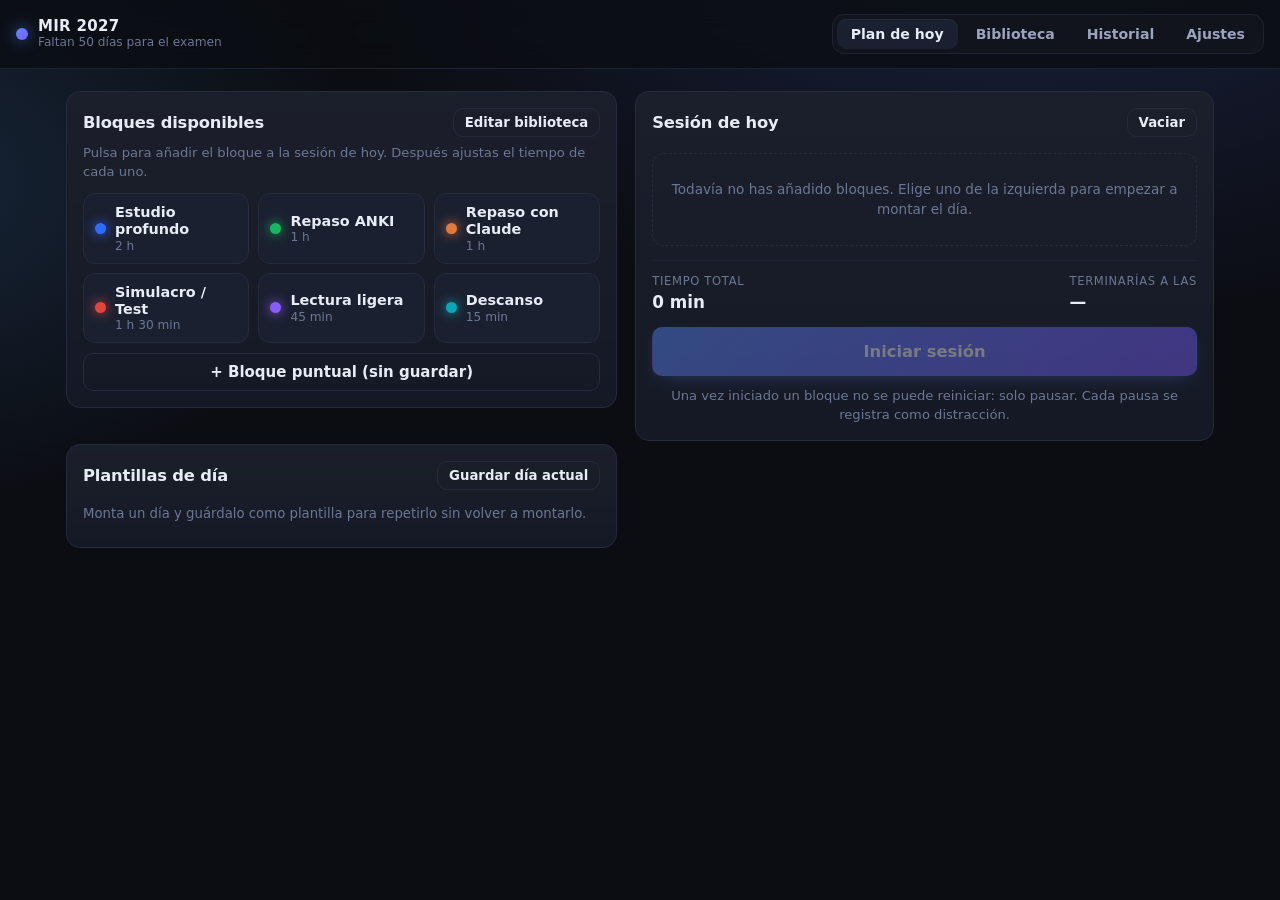
<file: index.html>
<!doctype html>
<html lang="es">
<head>
<meta charset="utf-8">
<meta name="viewport" content="width=device-width, initial-scale=1, viewport-fit=cover">
<title>MIR 2027 · Temporizador de estudio</title>
<meta name="description" content="Temporizador programable por bloques con registro de distracciones para preparar el examen MIR 2027.">
<meta name="theme-color" content="#0b0d12">
<meta name="apple-mobile-web-app-capable" content="yes">
<meta name="apple-mobile-web-app-status-bar-style" content="black-translucent">
<link rel="manifest" href="manifest.webmanifest">
<link rel="icon" href="assets/icon.svg" type="image/svg+xml">
<link rel="apple-touch-icon" href="assets/icon-180.png">
<link rel="stylesheet" href="assets/styles.css">
</head>
<body>

<div id="app">
  <header class="topbar">
    <div class="topbar__brand">
      <span class="topbar__dot" aria-hidden="true"></span>
      <div>
        <strong>MIR 2027</strong>
        <span class="topbar__sub" id="countdownMir">—</span>
      </div>
    </div>
    <nav class="tabs" id="tabs" role="tablist">
      <button class="tab is-active" data-view="plan" role="tab">Plan de hoy</button>
      <button class="tab" data-view="library" role="tab">Biblioteca</button>
      <button class="tab" data-view="history" role="tab">Historial</button>
      <button class="tab" data-view="settings" role="tab">Ajustes</button>
    </nav>
  </header>

  <main class="main">

    <!-- ══════════════ PLAN ══════════════ -->
    <section class="view is-active" id="view-plan">
      <div class="grid">
        <div class="col">
          <div class="card">
            <div class="card__head">
              <h2>Bloques disponibles</h2>
              <button class="btn btn--ghost btn--sm" id="goLibrary">Editar biblioteca</button>
            </div>
            <p class="hint">Pulsa para añadir el bloque a la sesión de hoy. Después ajustas el tiempo de cada uno.</p>
            <div class="preset-picker" id="presetPicker"></div>
            <button class="btn btn--ghost btn--block" id="quickBlock">+ Bloque puntual (sin guardar)</button>
          </div>

          <div class="card">
            <div class="card__head">
              <h2>Plantillas de día</h2>
              <button class="btn btn--ghost btn--sm" id="savePlan">Guardar día actual</button>
            </div>
            <div class="plan-templates" id="planTemplates"></div>
          </div>
        </div>

        <div class="col">
          <div class="card card--queue">
            <div class="card__head">
              <h2>Sesión de hoy</h2>
              <button class="btn btn--ghost btn--sm" id="clearQueue">Vaciar</button>
            </div>
            <ol class="queue" id="queue"></ol>
            <div class="queue__empty" id="queueEmpty">
              Todavía no has añadido bloques. Elige uno de la izquierda para empezar a montar el día.
            </div>
            <div class="queue__summary">
              <div>
                <span class="label">Tiempo total</span>
                <strong id="queueTotal">0 min</strong>
              </div>
              <div>
                <span class="label">Terminarías a las</span>
                <strong id="queueEta">—</strong>
              </div>
            </div>
            <button class="btn btn--primary btn--block btn--lg" id="startSession" disabled>Iniciar sesión</button>
            <p class="hint hint--center">Una vez iniciado un bloque no se puede reiniciar: solo pausar. Cada pausa se registra como distracción.</p>
          </div>
        </div>
      </div>
    </section>

    <!-- ══════════════ BIBLIOTECA ══════════════ -->
    <section class="view" id="view-library">
      <div class="card">
        <div class="card__head">
          <h2>Biblioteca de temporizadores</h2>
          <button class="btn btn--primary btn--sm" id="newPreset">+ Nuevo tipo</button>
        </div>
        <p class="hint">Cada tipo guarda su nombre, color y duración habitual. Se reutiliza cada día y el tiempo se puede recalcular al montar la sesión.</p>
        <div class="library" id="library"></div>
      </div>
    </section>

    <!-- ══════════════ HISTORIAL ══════════════ -->
    <section class="view" id="view-history">
      <div class="card">
        <h2>Resumen de los últimos 14 días</h2>
        <div class="stats" id="stats"></div>
        <div class="chart" id="chart"></div>
      </div>
      <div class="card">
        <div class="card__head">
          <h2>Sesiones</h2>
          <span class="hint" id="historyCount"></span>
        </div>
        <div class="history" id="history"></div>
      </div>
    </section>

    <!-- ══════════════ AJUSTES ══════════════ -->
    <section class="view" id="view-settings">
      <div class="card">
        <h2>Ajustes</h2>
        <div class="settings" id="settings"></div>
      </div>
      <div class="card">
        <h2>Ventana miniatura</h2>
        <div id="miniSettings"></div>
      </div>
      <div class="card">
        <h2>Datos</h2>
        <p class="hint">Todo se guarda en este navegador. Exporta de vez en cuando para no perder el historial.</p>
        <div class="row row--wrap">
          <button class="btn btn--ghost" id="exportData">Exportar copia (.json)</button>
          <button class="btn btn--ghost" id="importData">Importar copia</button>
          <button class="btn btn--danger-ghost" id="resetData">Borrar todo</button>
        </div>
        <input type="file" id="importFile" accept="application/json" hidden>
      </div>
      <div class="card">
        <h2>Atajos de teclado (durante la sesión)</h2>
        <ul class="keys">
          <li><kbd>Espacio</kbd> Pausar / reanudar (la pausa cuenta como distracción)</li>
          <li><kbd>D</kbd> Registrar distracción rápida sin pausar</li>
          <li><kbd>P</kbd> Ventana miniatura (Picture in Picture)</li>
          <li><kbd>F</kbd> Pantalla completa</li>
          <li><kbd>Esc</kbd> Salir de pantalla completa</li>
        </ul>
      </div>
    </section>

  </main>
</div>

<!-- ══════════════ RUNNER ══════════════ -->
<div id="runner" class="runner" hidden>
  <div class="stage" id="stage">
    <div class="stage__fill" id="stageFill"></div>
    <div class="stage__edge" id="stageEdge"></div>

    <div class="stage__layer stage__layer--over">
      <div class="stage__inner">
        <div class="stage__name js-name">—</div>
        <div class="stage__time js-time">00:00</div>
        <div class="stage__sub js-sub"></div>
        <div class="stage__pause js-pause" hidden>
          <span class="stage__pauseTag">PAUSA · distracción en curso</span>
          <span class="stage__pauseTime js-pausetime">00:00</span>
        </div>
      </div>
    </div>

    <div class="stage__layer stage__layer--void">
      <div class="stage__inner">
        <div class="stage__name js-name">—</div>
        <div class="stage__time js-time">00:00</div>
        <div class="stage__sub js-sub"></div>
        <div class="stage__pause js-pause" hidden>
          <span class="stage__pauseTag">PAUSA · distracción en curso</span>
          <span class="stage__pauseTime js-pausetime">00:00</span>
        </div>
      </div>
    </div>
  </div>

  <div class="runner__chrome" id="runnerChrome">
    <div class="runner__hud">
      <div class="hud__left">
        <span class="hud__pill" id="hudProgress">Bloque 1 / 1</span>
        <span class="hud__pill" id="hudNext"></span>
      </div>
      <div class="hud__right">
        <span class="hud__pill" id="hudSession"></span>
        <button class="iconbtn" id="btnMiniCfg" title="Qué se ve en la miniatura" aria-label="Configurar la ventana miniatura">☰</button>
        <button class="iconbtn" id="btnFull" title="Pantalla completa (F)" aria-label="Pantalla completa">⛶</button>
      </div>
    </div>

    <div class="runner__controls">
      <button class="ctrl ctrl--primary" id="btnPause" title="Pausar (Espacio)">Pausar</button>
      <button class="ctrl" id="btnDistraction" title="Distracción rápida sin pausar (D)">+ Distracción</button>
      <button class="ctrl" id="btnPip" title="Miniatura Picture in Picture (P)">Miniatura</button>
      <button class="ctrl" id="btnSkip" title="Saltar al siguiente bloque">Saltar bloque</button>
      <button class="ctrl ctrl--danger" id="btnEnd" title="Terminar la sesión">Terminar</button>
    </div>
  </div>
</div>

<div id="modalRoot"></div>
<div id="toast" class="toast" hidden></div>
<video id="pipVideo" playsinline muted hidden></video>
<canvas id="pipCanvas" width="640" height="360" hidden></canvas>

<script src="src/utils.js"></script>
<script src="src/store.js"></script>
<script src="src/audio.js"></script>
<script src="src/ui.js"></script>
<script src="src/library.js"></script>
<script src="src/planner.js"></script>
<script src="src/pip.js"></script>
<script src="src/runner.js"></script>
<script src="src/history.js"></script>
<script src="src/settings.js"></script>
<script src="src/app.js"></script>
</body>
</html>
</file>
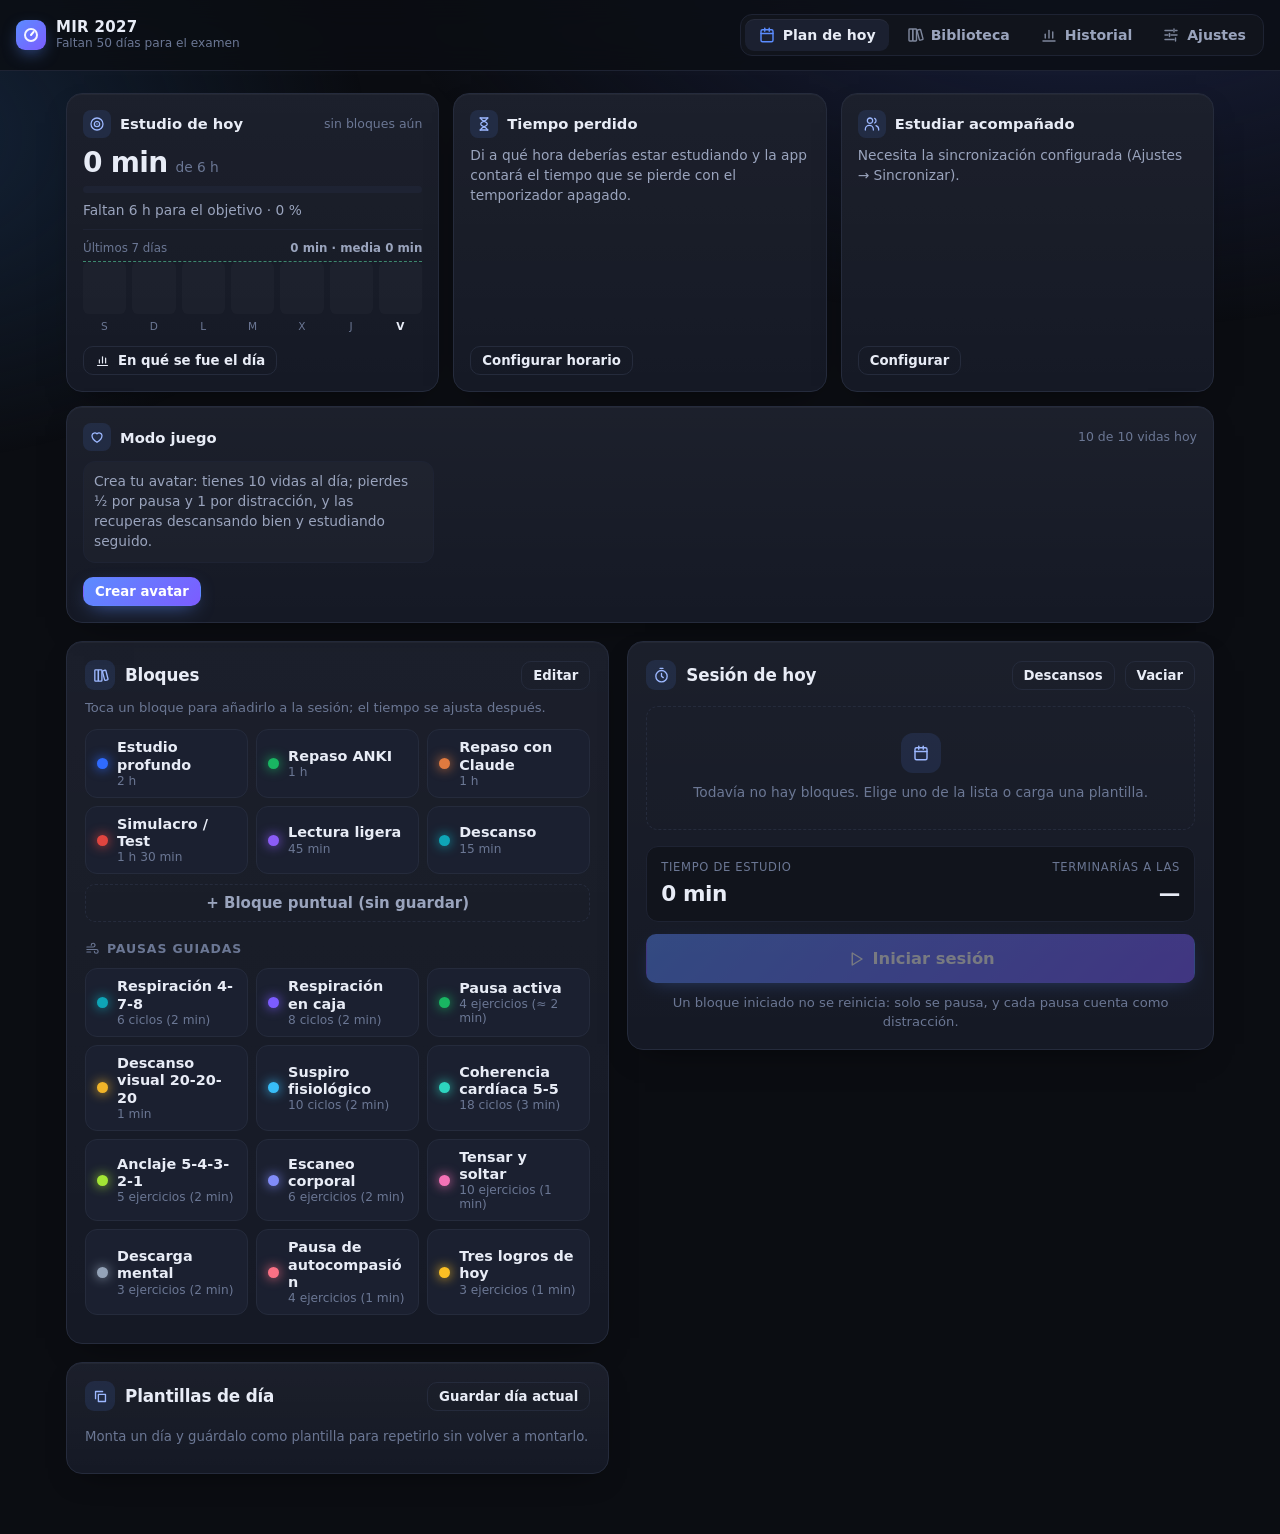
<file: docs/index.html>
<!doctype html>
<html lang="es">
<head>
<meta charset="utf-8">
<meta name="viewport" content="width=device-width, initial-scale=1, viewport-fit=cover">
<title>MIR 2027 · Temporizador de estudio</title>
<meta name="description" content="Temporizador programable por bloques con registro de distracciones para preparar el examen MIR 2027.">
<meta name="theme-color" content="#0b0d12">
<meta name="apple-mobile-web-app-capable" content="yes">
<meta name="apple-mobile-web-app-status-bar-style" content="black-translucent">
<link rel="manifest" href="manifest.webmanifest">
<link rel="icon" href="assets/icon.svg" type="image/svg+xml">
<link rel="apple-touch-icon" href="assets/icon-180.png">
<link rel="stylesheet" href="assets/styles.css?v=51">
</head>
<body>

<div id="app">
  <header class="topbar">
    <div class="topbar__brand">
      <span class="brandmark" aria-hidden="true"></span>
      <div>
        <strong>MIR 2027</strong>
        <span class="topbar__sub" id="countdownMir">—</span>
      </div>
    </div>
    <nav class="tabs" id="tabs" role="tablist" aria-label="Secciones">
      <button class="tab is-active" data-view="plan" role="tab"><span class="tab__icon" data-icon="calendar"></span><span class="tab__label">Plan de hoy</span></button>
      <button class="tab" data-view="library" role="tab"><span class="tab__icon" data-icon="books"></span><span class="tab__label">Biblioteca</span></button>
      <button class="tab" data-view="history" role="tab"><span class="tab__icon" data-icon="chart"></span><span class="tab__label">Historial</span></button>
      <button class="tab" data-view="settings" role="tab"><span class="tab__icon" data-icon="sliders"></span><span class="tab__label">Ajustes</span></button>
    </nav>
  </header>

  <main class="main">

    <!-- ══════════════ PLAN ══════════════ -->
    <section class="view is-active" id="view-plan">
      <!-- Cómo va el día: estudio, tiempo perdido y sala -->
      <div class="today">
        <div class="tile tile--study" id="todayStudy"></div>
        <div class="tile lost" id="lostToday" hidden></div>
        <div class="tile roomstrip" id="roomStrip" hidden></div>
        <div class="tile tile--game" id="gameTile" hidden></div>
      </div>

      <div class="plan">
        <div class="card plan__picker">
          <div class="card__head">
              <div class="card__title"><span class="card__icon" data-icon="books"></span><h2>Bloques</h2></div>
              <button class="btn btn--ghost btn--sm" id="goLibrary">Editar</button>
            </div>
          <p class="hint">Toca un bloque para añadirlo a la sesión; el tiempo se ajusta después.</p>
          <div class="preset-picker" id="presetPicker"></div>
          <button class="btn btn--dashed btn--block" id="quickBlock">+ Bloque puntual (sin guardar)</button>
          <h3 class="subhead"><span data-icon="wind"></span>Pausas guiadas</h3>
          <div class="preset-picker" id="pausePicker"></div>
        </div>

        <div class="card card--queue plan__queue">
          <div class="card__head">
              <div class="card__title"><span class="card__icon" data-icon="timer"></span><h2>Sesión de hoy</h2></div>
              <div class="row"><button class="btn btn--ghost btn--sm" id="autoBreaks">Descansos</button><button class="btn btn--ghost btn--sm" id="clearQueue">Vaciar</button></div>
            </div>
          <ol class="queue" id="queue"></ol>
          <div class="queue__empty" id="queueEmpty">
            <span class="queue__emptyIcon" data-icon="calendar"></span>
            Todavía no hay bloques. Elige uno de la lista o carga una plantilla.
          </div>
          <div class="queue__summary">
            <div>
              <span class="label">Tiempo de estudio</span>
              <strong id="queueTotal">0 min</strong>
              <span class="hint" id="queueBreaks"></span>
            </div>
            <div class="queue__eta">
              <span class="label">Terminarías a las</span>
              <strong id="queueEta">—</strong>
            </div>
          </div>
          <button class="btn btn--primary btn--block btn--lg" id="startSession" disabled><span data-icon="play"></span>Iniciar sesión</button>
          <p class="hint hint--center">Un bloque iniciado no se reinicia: solo se pausa, y cada pausa cuenta como distracción.</p>
        </div>

        <div class="card plan__templates">
          <div class="card__head">
              <div class="card__title"><span class="card__icon" data-icon="copy"></span><h2>Plantillas de día</h2></div>
              <button class="btn btn--ghost btn--sm" id="savePlan">Guardar día actual</button>
            </div>
          <div class="plan-templates" id="planTemplates"></div>
        </div>
      </div>
    </section>

    <!-- ══════════════ BIBLIOTECA ══════════════ -->
    <section class="view" id="view-library">
      <div class="card">
        <div class="card__head">
              <div class="card__title"><span class="card__icon" data-icon="books"></span><h2>Biblioteca de temporizadores</h2></div>
              <button class="btn btn--primary btn--sm" id="newPreset">+ Nuevo tipo</button>
            </div>
        <p class="hint">Cada tipo guarda su nombre, color y duración habitual. Se reutiliza cada día y el tiempo se ajusta al montar la sesión.</p>
        <div class="library" id="library"></div>
      </div>
    </section>

    <!-- ══════════════ HISTORIAL ══════════════ -->
    <section class="view" id="view-history">
      <div class="card">
        <div class="card__head">
              <div class="card__title"><span class="card__icon" data-icon="chart"></span><h2>Resumen</h2></div>
              <div class="controls" id="historyControls"></div>
            </div>
        <div class="stats" id="stats"></div>
        <div class="chart-wrap" id="chartWrap">
          <div class="chart" id="chart"></div>
        </div>
        <div id="chartLegend"></div>
      </div>

      <div class="grid grid--even">
        <div class="card">
          <div class="card__head">
              <div class="card__title"><span class="card__icon" data-icon="bell"></span><h2>Causas de las distracciones</h2></div>
              
            </div>
          <p class="hint">Cuántas veces aparece cada razón en el periodo elegido.</p>
          <div id="reasonBreakdown"></div>
        </div>
        <div class="card">
          <div class="card__head">
              <div class="card__title"><span class="card__icon" data-icon="books"></span><h2>Reparto por tipo de bloque</h2></div>
              
            </div>
          <p class="hint">Dónde se va realmente tu tiempo de estudio.</p>
          <div id="blockBreakdown"></div>
        </div>
      </div>

      <div class="card">
        <div class="card__head">
              <div class="card__title"><span class="card__icon" data-icon="tag"></span><h2>Horas por tema</h2></div>
              
            </div>
        <p class="hint">Cuánto llevas de cada asignatura. Los descansos no cuentan.</p>
        <div id="topicBreakdown"></div>
      </div>

      <div class="card">
        <div class="card__head">
              <div class="card__title"><span class="card__icon" data-icon="hourglass"></span><h2>Tiempo perdido fuera del temporizador</h2></div>
              
            </div>
        <p class="hint">Lo que se va dentro de tus franjas con el temporizador apagado, y en qué.</p>
        <div id="lostSummary"></div>
        <div id="lostBreakdown"></div>
      </div>

      <div class="card">
        <div class="card__head">
              <div class="card__title"><span class="card__icon" data-icon="clock"></span><h2>Cuándo te distraes</h2></div>
              
            </div>
        <p class="hint">Distracciones por hora del día: coloca los bloques difíciles en tus mejores horas.</p>
        <div id="hourBreakdown"></div>
      </div>

      <div class="card">
        <div class="card__head">
              <div class="card__title"><span class="card__icon" data-icon="calendar"></span><h2>Sesiones</h2></div>
              <div class="row row--wrap"><span class="hint hint--inline" id="historyCount"></span><button class="btn btn--ghost btn--sm" id="exportBlocks">Bloques (.csv)</button><button class="btn btn--ghost btn--sm" id="exportDistractions">Distracciones (.csv)</button></div>
            </div>
        <p class="hint">Despliega una sesión para ver sus bloques y distracciones: puedes cambiar la razón, corregir el tiempo o añadir la que se te olvidó.</p>
        <div class="history" id="history"></div>
      </div>
    </section>

    <!-- ══════════════ AJUSTES ══════════════ -->
    <section class="view" id="view-settings">
      <div class="settings-layout">
        <nav class="snav" id="settingsNav" aria-label="Secciones de ajustes">
          <button class="snav__btn is-active" data-section="timer"><span data-icon="timer"></span><span>Temporizador</span></button>
          <button class="snav__btn" data-section="focus"><span data-icon="bell"></span><span>Distracciones</span></button>
          <button class="snav__btn" data-section="goals"><span data-icon="target"></span><span>Objetivos</span></button>
          <button class="snav__btn" data-section="schedule"><span data-icon="clock"></span><span>Horario</span></button>
          <button class="snav__btn" data-section="game"><span data-icon="heart"></span><span>Avatar y vidas</span></button>
          <button class="snav__btn" data-section="topics"><span data-icon="tag"></span><span>Temas</span></button>
          <button class="snav__btn" data-section="pauses"><span data-icon="wind"></span><span>Pausas guiadas</span></button>
          <button class="snav__btn" data-section="mini"><span data-icon="pip"></span><span>Miniatura</span></button>
          <button class="snav__btn" data-section="sync"><span data-icon="cloud"></span><span>Sincronizar</span></button>
          <button class="snav__btn" data-section="data"><span data-icon="database"></span><span>Datos</span></button>
        </nav>

        <div class="spanes">
          <div class="spane is-active" data-section="timer">
            <header class="spane__head"><h2>Temporizador</h2><p>Sonido, encadenado de bloques y pantalla durante la sesión.</p></header>
            <div class="card"><div class="settings" id="settingsTimer"></div></div>
          </div>

          <div class="spane" data-section="focus">
            <header class="spane__head"><h2>Distracciones</h2><p>Qué se pregunta al pausar y al terminar cada bloque, y con qué razones.</p></header>
            <div class="card"><div class="settings" id="settingsFocus"></div></div>
            <div class="card">
              <div class="card__head">
              <div class="card__title"><span class="card__icon" data-icon="bell"></span><h2>Razones de distracción</h2></div>
              <button class="btn btn--primary btn--sm" id="newReason">+ Nueva razón</button>
            </div>
              <p class="hint">Se ofrecen al pausar, al registrar una distracción y al editarla después. Las primeras quedan más a mano.</p>
              <div class="reason-list" id="reasonList"></div>
            </div>
          </div>

          <div class="spane" data-section="goals">
            <header class="spane__head"><h2>Objetivos</h2><p>Tus metas de estudio y la fecha del examen.</p></header>
            <div class="card"><div class="settings" id="settingsGoals"></div></div>
          </div>

          <div class="spane" data-section="schedule">
            <header class="spane__head"><h2>Horario y tiempo perdido</h2><p>Las franjas en que deberías estudiar: lo que pase en ellas con el temporizador apagado cuenta como tiempo perdido.</p></header>
            <div class="card">
              <div class="card__head">
              <div class="card__title"><span class="card__icon" data-icon="clock"></span><h2>Horario habitual</h2></div>
              
            </div>
              <div id="schedulePanel"></div>
            </div>
            <div class="card">
              <div class="card__head">
              <div class="card__title"><span class="card__icon" data-icon="hourglass"></span><h2>Causas del tiempo perdido</h2></div>
              <button class="btn btn--primary btn--sm" id="newLostCause">+ Nueva causa</button>
            </div>
              <p class="hint">Lo que te impide empezar a la hora: pacientes, papeleo, visitas…</p>
              <div class="reason-list" id="lostCauseList"></div>
            </div>
          </div>

          <div class="spane" data-section="game">
            <header class="spane__head"><h2>Avatar y vidas</h2><p>Modo juego: tu avatar pierde una vida con cada pausa o distracción y recupera una con cada bloque limpio.</p></header>
            <div class="card">
              <div class="card__head"><div class="card__title"><span class="card__icon" data-icon="heart"></span><h2>Vidas</h2></div></div>
              <div class="settings" id="gamePanel"></div>
            </div>
            <div class="card">
              <div class="card__head"><div class="card__title"><span class="card__icon" data-icon="users"></span><h2>Tu avatar</h2></div></div>
              <div id="avatarEditor"></div>
            </div>
            <div class="card">
              <div class="card__head"><div class="card__title"><span class="card__icon" data-icon="clock"></span><h2>Clima en tu ventana</h2></div></div>
              <div id="weatherPanel"></div>
            </div>
          </div>

          <div class="spane" data-section="topics">
            <header class="spane__head"><h2>Temas y asignaturas</h2><p>Se asignan a cada bloque al montar el día; el historial suma las horas de cada uno.</p></header>
            <div class="card">
              <div class="card__head">
              <div class="card__title"><span class="card__icon" data-icon="tag"></span><h2>Temas</h2></div>
              <button class="btn btn--primary btn--sm" id="newTopic">+ Nuevo tema</button>
            </div>
              <div class="reason-list reason-list--grid" id="topicList"></div>
            </div>
          </div>

          <div class="spane" data-section="pauses">
            <header class="spane__head"><h2>Pausas guiadas</h2><p>Descansos cortos entre bloques: respiración, pasos o solo el reloj con tu texto.</p></header>
            <div class="card"><div class="settings" id="settingsPauses"></div></div>
            <div class="card">
              <div class="card__head">
              <div class="card__title"><span class="card__icon" data-icon="wind"></span><h2>Pausas</h2></div>
              <button class="btn btn--primary btn--sm" id="newPause">+ Nueva pausa</button>
            </div>
              <div class="pause-list" id="pauseList"></div>
            </div>
            <div class="card">
              <div class="card__head">
              <div class="card__title"><span class="card__icon" data-icon="flame"></span><h2>Ejercicios de las pausas activas</h2></div>
              <button class="btn btn--primary btn--sm" id="newExercise">+ Nuevo ejercicio</button>
            </div>
              <p class="hint">De aquí se sortean los ejercicios de las pausas «distintos cada vez», sin repetir los de la vez anterior.</p>
              <div class="ex-list" id="exerciseList"></div>
            </div>
          </div>

          <div class="spane" data-section="mini">
            <header class="spane__head"><h2>Ventana miniatura</h2><p>Qué se ve en la ventana flotante (Picture in Picture) mientras haces otra cosa.</p></header>
            <div class="card"><div id="miniSettings"></div></div>
          </div>

          <div class="spane" data-section="sync">
            <header class="spane__head"><h2>Sincronizar y estudiar acompañado</h2><p>Tus datos en todos tus dispositivos y la sala para coordinar descansos.</p></header>
            <div class="card">
              <div class="card__head">
              <div class="card__title"><span class="card__icon" data-icon="cloud"></span><h2>Sincronizar entre dispositivos</h2></div>
              
            </div>
              <div id="syncPanel"></div>
            </div>
            <div class="card">
              <div class="card__head">
              <div class="card__title"><span class="card__icon" data-icon="users"></span><h2>Estudiar acompañado</h2></div>
              
            </div>
              <div id="roomPanel"></div>
            </div>
            <div class="card">
              <div class="card__head">
                <div class="card__title"><span class="card__icon" data-icon="bell"></span><h2>Notificaciones push</h2></div>
              </div>
              <div id="pushPanel"></div>
            </div>
          </div>

          <div class="spane" data-section="data">
            <header class="spane__head"><h2>Datos</h2><p>Copias de seguridad y atajos de teclado.</p></header>
            <div class="card">
              <div class="card__head">
              <div class="card__title"><span class="card__icon" data-icon="database"></span><h2>Copia de seguridad</h2></div>
              
            </div>
              <p class="hint">Todo se guarda en este navegador. Exporta de vez en cuando para no perder el historial.</p>
              <div class="row row--wrap">
                <button class="btn btn--ghost" id="exportData">Exportar copia (.json)</button>
                <button class="btn btn--ghost" id="importData">Importar copia</button>
                <button class="btn btn--danger-ghost" id="resetData">Borrar todo</button>
              </div>
              <input type="file" id="importFile" accept="application/json" hidden>
            </div>
            <div class="card">
              <div class="card__head">
              <div class="card__title"><span class="card__icon" data-icon="keyboard"></span><h2>Atajos de teclado (durante la sesión)</h2></div>
              
            </div>
              <div id="keysList"></div>
            </div>
          </div>
        </div>
      </div>
    </section>

  </main>
</div>

<!-- ══════════════ RUNNER ══════════════ -->
<div id="runner" class="runner" hidden>
  <div class="stage" id="stage">
    <div class="stage__fill" id="stageFill"></div>
    <!-- Animación «ola»: dos crestas que se desplazan sobre el borde del color -->
    <div class="stage__wave stage__wave--back" aria-hidden="true"></div>
    <div class="stage__wave" aria-hidden="true"></div>
    <div class="stage__edge" id="stageEdge"></div>

    <div class="stage__layer stage__layer--over">
      <div class="stage__inner">
        <div class="stage__breath" hidden><span class="stage__dot" hidden></span></div>
        <div class="stage__name js-name">—</div>
        <div class="stage__time js-time">00:00</div>
        <div class="stage__phase js-phase" hidden></div>
        <div class="stage__phasecount js-phasecount" hidden></div>
        <div class="stage__sub js-sub"></div>
        <div class="stage__pause js-pause" hidden>
          <span class="stage__pauseTag">PAUSA · distracción en curso</span>
          <span class="stage__pauseTime js-pausetime">00:00</span>
        </div>
      </div>
    </div>

    <div class="stage__layer stage__layer--void">
      <div class="stage__inner">
        <div class="stage__breath" hidden><span class="stage__dot" hidden></span></div>
        <div class="stage__name js-name">—</div>
        <div class="stage__time js-time">00:00</div>
        <div class="stage__phase js-phase" hidden></div>
        <div class="stage__phasecount js-phasecount" hidden></div>
        <div class="stage__sub js-sub"></div>
        <div class="stage__pause js-pause" hidden>
          <span class="stage__pauseTag">PAUSA · distracción en curso</span>
          <span class="stage__pauseTime js-pausetime">00:00</span>
        </div>
      </div>
    </div>
  </div>

  <!-- Escena de estudio: tu avatar en su mesa (y el de tu pareja al lado) -->
  <div class="study-scene" id="studyScene" hidden></div>
  <!-- Modo habitación: los cuartos a cada lado del reloj -->
  <div class="study-rooms" id="studyRooms" hidden></div>

  <div class="runner__chrome" id="runnerChrome">
    <div class="runner__hud">
      <div class="hud__left">
        <span class="hud__game" id="hudGame" hidden></span>
        <span class="hud__pill" id="hudProgress">Bloque 1 / 1</span>
        <span class="hud__pill" id="hudNext"></span>
        <span class="hud__pill" id="hudPauses"></span>
        <span class="hud__pill hud__pill--peer" id="hudPeer" hidden></span>
      </div>
      <div class="hud__right">
        <span class="hud__pill" id="hudSession"></span>
        <button class="iconbtn iconbtn--cheer" id="btnCheer" title="Enviar un ánimo (A)" aria-label="Enviar un ánimo" hidden><span data-icon="heart"></span></button>
        <button class="iconbtn" id="btnMiniCfg" title="Qué se ve en la miniatura" aria-label="Configurar la ventana miniatura"><span data-icon="menu"></span></button>
        <button class="iconbtn" id="btnFull" title="Pantalla completa (C)" aria-label="Pantalla completa"><span data-icon="expand"></span></button>
      </div>
    </div>

    <div class="runner__timeline" id="runnerTimeline" title="Bloques de la sesión"></div>

    <div class="runner__controls">
      <button class="ctrl ctrl--primary" id="btnPause" title="Pausar (Espacio)">Pausar</button>
      <button class="ctrl" id="btnDistraction" title="Distracción rápida sin pausar (D)">+ Distracción</button>
      <button class="ctrl" id="btnDone" title="Terminar este bloque ya, como hecho (H)">✓ Hecho</button>
      <button class="ctrl ctrl--icon" id="btnAdjust" title="Tiempo: cambiar lo que queda, modo flow y descansos largos (T o doble clic en el reloj)" aria-label="Tiempo">⏱<span class="ctrl__txt"> Tiempo</span></button>
      <button class="ctrl ctrl--icon" id="btnThought" title="Anotar: aparcar un pensamiento sin parar el reloj (N)" aria-label="Anotar un pensamiento">💭<span class="ctrl__txt"> Anotar</span><span class="ctrl__count"></span></button>
      <button class="ctrl ctrl--guided ctrl--icon" id="btnGuided" title="Pausa guiada ahora; luego sigues con este bloque (G)" aria-label="Pausa guiada"><span data-icon="wind"></span><span class="ctrl__txt">Pausa guiada</span></button>
      <button class="ctrl ctrl--icon" id="btnPip" title="Miniatura Picture in Picture (P)" aria-label="Miniatura">⧉<span class="ctrl__txt"> Miniatura</span></button>
      <button class="ctrl ctrl--icon" id="btnBlocks" title="Ver y cambiar los bloques de la sesión (B)" aria-label="Bloques">☰<span class="ctrl__txt"> Bloques</span></button>
      <button class="ctrl" id="btnTogether" title="Proponer un descanso a la sala" hidden>Descanso juntos</button>
      <button class="ctrl ctrl--danger" id="btnEnd" title="Terminar la sesión">Terminar</button>
    </div>
  </div>
</div>

<div id="modalRoot"></div>
<div id="toast" class="toast" hidden></div>
<video id="pipVideo" playsinline muted hidden></video>
<canvas id="pipCanvas" width="640" height="360" hidden></canvas>

<script src="src/utils.js?v=51"></script>
<script src="src/store.js?v=51"></script>
<script src="src/audio.js?v=51"></script>
<script src="src/ui.js?v=51"></script>
<script src="src/reasons.js?v=51"></script>
<script src="src/topics.js?v=51"></script>
<script src="src/pauses.js?v=51"></script>
<script src="src/lost.js?v=51"></script>
<script src="src/notify.js?v=51"></script>
<script src="src/sync.js?v=51"></script>
<script src="src/room.js?v=51"></script>
<script src="src/cheers.js?v=51"></script>
<script src="src/push.js?v=51"></script>
<script src="src/avatar.js?v=51"></script>
<script src="src/game.js?v=51"></script>
<script src="src/scene.js?v=51"></script>
<script src="src/rooms.js?v=51"></script>
<script src="src/coop.js?v=51"></script>
<script src="src/progress.js?v=51"></script>
<script src="src/shop.js?v=51"></script>
<script src="src/weather.js?v=51"></script>
<script src="src/between.js?v=51"></script>
<script src="src/library.js?v=51"></script>
<script src="src/planner.js?v=51"></script>
<script src="src/pip.js?v=51"></script>
<script src="src/runner.js?v=51"></script>
<script src="src/day.js?v=51"></script>
<script src="src/history.js?v=51"></script>
<script src="src/settings.js?v=51"></script>
<script src="src/app.js?v=51"></script>
</body>
</html>
</file>
<file: assets/styles.css>
/* ============================================================
   MIR 2027 · Temporizador de estudio
   ============================================================ */

:root{
  --bg:#0b0d12;
  --bg-soft:#11141c;
  --card:#151925;
  --card-2:#1b2030;
  --line:#252b3c;
  --line-soft:#1e2333;
  --text:#e8ecf6;
  --text-dim:#9aa4bd;
  --text-faint:#6b7794;
  --accent:#5b8cff;
  --accent-2:#7c5cff;
  --danger:#ff5c6c;
  --ok:#37d399;
  --warn:#ffb84d;
  --radius:14px;
  --radius-sm:10px;
  --mono:ui-monospace, "SF Mono", "JetBrains Mono", "Roboto Mono", Menlo, Consolas, monospace;
  --sans:system-ui, -apple-system, "Segoe UI", Roboto, "Helvetica Neue", Arial, sans-serif;
}

*{box-sizing:border-box}
[hidden]{display:none !important}
html,body{height:100%}
body{
  margin:0;
  background:
    radial-gradient(1200px 700px at 80% -10%, #1a2140 0%, transparent 60%),
    radial-gradient(900px 600px at -10% 20%, #17263a 0%, transparent 55%),
    var(--bg);
  color:var(--text);
  font-family:var(--sans);
  font-size:15px;
  line-height:1.45;
  -webkit-font-smoothing:antialiased;
}
h1,h2,h3{margin:0;font-weight:650;letter-spacing:-.01em}
h2{font-size:1.02rem}
p{margin:0}
button{font-family:inherit;font-size:inherit;color:inherit}
input,select,textarea{font-family:inherit;font-size:inherit}

/* ── Topbar ─────────────────────────────────────────────── */
.topbar{
  position:sticky;top:0;z-index:20;
  display:flex;align-items:center;justify-content:space-between;gap:16px;
  flex-wrap:wrap;
  padding:14px max(16px, env(safe-area-inset-left)) 14px max(16px, env(safe-area-inset-right));
  background:rgba(11,13,18,.78);
  backdrop-filter:blur(14px);
  border-bottom:1px solid var(--line-soft);
}
.topbar__brand{display:flex;align-items:center;gap:10px;line-height:1.15}
.topbar__brand strong{display:block;letter-spacing:.02em}
.topbar__dot{
  width:12px;height:12px;border-radius:50%;
  background:linear-gradient(135deg,var(--accent),var(--accent-2));
  box-shadow:0 0 16px rgba(91,140,255,.7);
}
.topbar__sub{display:block;font-size:.76rem;color:var(--text-faint)}

.tabs{display:flex;gap:4px;background:var(--bg-soft);padding:4px;border-radius:12px;border:1px solid var(--line-soft);flex-wrap:wrap}
.tab{
  border:0;background:transparent;color:var(--text-dim);
  padding:7px 14px;border-radius:9px;cursor:pointer;font-weight:550;font-size:.88rem;
  transition:background .15s, color .15s;
}
.tab:hover{color:var(--text)}
.tab.is-active{background:var(--card-2);color:var(--text);box-shadow:0 1px 0 rgba(255,255,255,.05) inset}

/* ── Layout ─────────────────────────────────────────────── */
.main{
  max-width:1180px;margin:0 auto;
  padding:22px max(16px, env(safe-area-inset-left)) 60px max(16px, env(safe-area-inset-right));
}
.view{display:none;animation:fade .18s ease}
.view.is-active{display:block}
@keyframes fade{from{opacity:0;transform:translateY(4px)}to{opacity:1;transform:none}}

.grid{display:grid;grid-template-columns:minmax(0,1fr) minmax(0,1.05fr);gap:18px;align-items:start}
.col{display:flex;flex-direction:column;gap:18px;min-width:0}
@media (max-width:900px){ .grid{grid-template-columns:1fr} }

.card{
  background:linear-gradient(180deg, rgba(255,255,255,.028), rgba(255,255,255,0)) , var(--card);
  border:1px solid var(--line);
  border-radius:var(--radius);
  padding:16px;
}
.card + .card{margin-top:18px}
.card__head{display:flex;align-items:center;justify-content:space-between;gap:12px;margin-bottom:6px;flex-wrap:wrap}
.hint{color:var(--text-faint);font-size:.82rem;margin:6px 0 12px}
.hint--center{text-align:center;margin:10px 0 0}
.label{display:block;color:var(--text-faint);font-size:.72rem;text-transform:uppercase;letter-spacing:.06em}
.row{display:flex;gap:10px;align-items:center}
.row--wrap{flex-wrap:wrap}

/* ── Buttons ────────────────────────────────────────────── */
.btn{
  border:1px solid var(--line);
  background:var(--card-2);
  color:var(--text);
  padding:9px 14px;border-radius:var(--radius-sm);
  cursor:pointer;font-weight:560;
  transition:transform .08s, background .15s, border-color .15s, opacity .15s;
}
.btn:hover{background:#222941;border-color:#31394f}
.btn:active{transform:translateY(1px)}
.btn:disabled{opacity:.42;cursor:not-allowed}
.btn--primary{
  background:linear-gradient(135deg,var(--accent),var(--accent-2));
  border-color:transparent;color:#fff;
  box-shadow:0 6px 20px -8px rgba(91,140,255,.8);
}
.btn--primary:hover{filter:brightness(1.07);background:linear-gradient(135deg,var(--accent),var(--accent-2))}
.btn--ghost{background:transparent}
.btn--ghost:hover{background:var(--card-2)}
.btn--danger-ghost{background:transparent;border-color:#4a2530;color:#ff8f9b}
.btn--danger-ghost:hover{background:#2a1720}
.btn--block{width:100%;justify-content:center}
.btn--sm{padding:6px 11px;font-size:.83rem}
.btn--lg{padding:14px;font-size:1.02rem;margin-top:12px}
.iconbtn{
  border:1px solid rgba(255,255,255,.16);background:rgba(0,0,0,.35);
  width:36px;height:36px;border-radius:10px;cursor:pointer;line-height:1;
}
.iconbtn:hover{background:rgba(0,0,0,.55)}

/* ── Preset picker ──────────────────────────────────────── */
.preset-picker{display:grid;grid-template-columns:repeat(auto-fill,minmax(150px,1fr));gap:9px;margin-bottom:10px}
.preset-chip{
  display:flex;align-items:center;gap:9px;text-align:left;
  border:1px solid var(--line);background:var(--card-2);
  padding:10px 11px;border-radius:12px;cursor:pointer;min-width:0;
  transition:transform .08s, border-color .15s, background .15s;
}
.preset-chip:hover{border-color:#3a4460;background:#1f2537}
.preset-chip:active{transform:translateY(1px)}
.preset-chip__dot{width:11px;height:11px;border-radius:50%;flex:0 0 auto;box-shadow:0 0 12px currentColor}
.preset-chip__body{min-width:0}
.preset-chip__name{display:block;font-weight:560;font-size:.9rem;line-height:1.2;overflow-wrap:anywhere}
.preset-chip__time{display:block;color:var(--text-faint);font-size:.76rem}

/* ── Queue ──────────────────────────────────────────────── */
.card--queue{position:sticky;top:86px}
@media (max-width:900px){ .card--queue{position:static} }
.queue{list-style:none;margin:8px 0 0;padding:0;display:flex;flex-direction:column;gap:8px}
.queue__empty{color:var(--text-faint);font-size:.85rem;text-align:center;padding:26px 10px;border:1px dashed var(--line);border-radius:12px;margin-top:8px}
.qitem{
  display:grid;grid-template-columns:auto minmax(0,1fr) auto;
  column-gap:10px;row-gap:8px;align-items:center;position:relative;
  background:var(--card-2);border:1px solid var(--line);border-radius:12px;padding:10px;
  transition:border-color .15s, background .15s;
}
.qitem:hover{border-color:#31394f}
.qitem.is-dragging{opacity:.4}
/* Línea que marca dónde caerá el bloque al soltarlo */
.qitem.is-over-top::before,
.qitem.is-over-bottom::after{
  content:"";position:absolute;left:8px;right:8px;height:3px;border-radius:3px;
  background:var(--accent);box-shadow:0 0 12px rgba(91,140,255,.9);
}
.qitem.is-over-top::before{top:-6px}
.qitem.is-over-bottom::after{bottom:-6px}

.qitem__handle{
  grid-row:1 / 3;align-self:center;display:grid;place-items:center;
  width:26px;height:38px;border-radius:8px;
  color:var(--text-faint);cursor:grab;touch-action:none;user-select:none;
}
.qitem__handle:hover{color:var(--text);background:rgba(255,255,255,.05)}
.qitem__handle:active{cursor:grabbing}
/* En táctil no existe arrastrar y soltar nativo: se reordena con los botones. */
@media (hover:none){
  .qitem__handle{display:none}
  .qitem{grid-template-columns:minmax(0,1fr) auto}
  .qitem__ctrls{grid-column:1 / -1}
}

.qitem__name{font-weight:560;display:flex;align-items:center;gap:8px;min-width:0}
.qitem__pos{
  flex:0 0 auto;min-width:20px;height:20px;padding:0 5px;border-radius:6px;
  background:var(--card);border:1px solid var(--line);
  font-size:.72rem;color:var(--text-faint);display:grid;place-items:center;
  font-variant-numeric:tabular-nums;
}
.qitem__label{overflow-wrap:anywhere;line-height:1.25}
.qitem__dot{width:10px;height:10px;border-radius:50%;flex:0 0 auto;box-shadow:0 0 10px currentColor}

.qitem__actions{display:flex;gap:5px}
.qbtn{
  width:34px;height:34px;display:grid;place-items:center;flex:0 0 auto;
  border:1px solid var(--line);background:var(--card);color:var(--text-dim);
  border-radius:9px;cursor:pointer;padding:0;
  transition:background .14s, color .14s, border-color .14s, transform .08s;
}
.qbtn:hover:not(:disabled){background:#252d43;color:var(--text);border-color:#3b445e}
.qbtn:active:not(:disabled){transform:translateY(1px)}
.qbtn:focus-visible{outline:2px solid var(--accent);outline-offset:2px}
.qbtn:disabled{opacity:.28;cursor:not-allowed}
.qbtn--danger:hover:not(:disabled){background:#3a1c24;color:#ff9aa4;border-color:#5f2c37}
/* Objetivo táctil más cómodo en pantallas pequeñas */
@media (max-width:640px){ .qbtn{width:38px;height:38px} }

.qitem__ctrls{grid-column:2 / -1;display:flex;align-items:center;gap:6px;flex-wrap:wrap}
.qitem__ctrls input[type=number]{
  width:70px;background:var(--bg-soft);border:1px solid var(--line);border-radius:8px;
  color:var(--text);padding:5px 8px;font-variant-numeric:tabular-nums;
}
.qitem__unit{color:var(--text-faint);font-size:.78rem}
.mini{
  border:1px solid var(--line);background:transparent;color:var(--text-dim);
  border-radius:7px;padding:3px 7px;font-size:.74rem;cursor:pointer;
}
.mini:hover{background:var(--card);color:var(--text)}
.qitem__side{display:flex;flex-direction:column;gap:4px}
.qitem__side .mini{width:28px;text-align:center;padding:2px 0}
.queue__summary{display:flex;justify-content:space-between;gap:12px;margin-top:14px;padding-top:12px;border-top:1px solid var(--line-soft)}
.queue__summary strong{font-size:1.05rem;font-variant-numeric:tabular-nums}

/* ── Plan templates ─────────────────────────────────────── */
.plan-templates{display:flex;flex-direction:column;gap:8px}
.plan-tpl{display:flex;align-items:center;justify-content:space-between;gap:10px;background:var(--card-2);border:1px solid var(--line);border-radius:11px;padding:9px 11px}
.plan-tpl__meta{color:var(--text-faint);font-size:.78rem}
.empty-note{color:var(--text-faint);font-size:.83rem;padding:8px 0}

/* ── Library ────────────────────────────────────────────── */
.library{display:grid;grid-template-columns:repeat(auto-fill,minmax(230px,1fr));gap:10px}
.libcard{
  background:var(--card-2);border:1px solid var(--line);border-radius:12px;padding:12px;
  display:flex;flex-direction:column;gap:8px;position:relative;overflow:hidden;
}
.libcard::before{content:"";position:absolute;inset:0 auto 0 0;width:4px;background:currentColor}
.libcard__title{font-weight:600;display:flex;align-items:center;gap:8px}
.libcard__meta{color:var(--text-faint);font-size:.8rem}
.libcard__actions{display:flex;gap:6px;margin-top:auto}

/* ── Forms ──────────────────────────────────────────────── */
.field{display:flex;flex-direction:column;gap:5px;margin-bottom:12px}
.field > label{font-size:.8rem;color:var(--text-dim);font-weight:550}
.field input[type=text],.field input[type=number],.field textarea,.field select{
  background:var(--bg-soft);border:1px solid var(--line);border-radius:10px;
  color:var(--text);padding:10px 12px;width:100%;
}
.field input:focus,.field textarea:focus,.field select:focus{outline:2px solid rgba(91,140,255,.5);outline-offset:1px;border-color:transparent}
.swatches{display:flex;flex-wrap:wrap;gap:8px}
.swatch{width:30px;height:30px;border-radius:9px;border:2px solid transparent;cursor:pointer;padding:0}
.swatch.is-active{border-color:#fff;box-shadow:0 0 0 2px rgba(255,255,255,.18)}
.color-custom{width:44px;height:30px;padding:0;border:1px solid var(--line);border-radius:9px;background:transparent;cursor:pointer}

/* ── Stats / chart ──────────────────────────────────────── */
.stats{display:grid;grid-template-columns:repeat(auto-fit,minmax(140px,1fr));gap:10px;margin:12px 0 18px}
.stat{background:var(--card-2);border:1px solid var(--line);border-radius:12px;padding:12px}
.stat strong{display:block;font-size:1.45rem;font-variant-numeric:tabular-nums;letter-spacing:-.02em}
.stat span{color:var(--text-faint);font-size:.76rem}
.chart{display:flex;align-items:flex-end;gap:6px;height:150px;padding-top:8px;overflow-x:auto}
.bar{flex:1 1 0;min-width:16px;display:flex;flex-direction:column;justify-content:flex-end;align-items:center;gap:6px;height:100%}
.bar__stack{width:100%;display:flex;flex-direction:column;justify-content:flex-end;border-radius:6px 6px 0 0;overflow:hidden;background:var(--line-soft);min-height:3px}
.bar__study{background:linear-gradient(180deg,var(--accent),#3d63c9)}
.bar__dist{background:linear-gradient(180deg,#ff7b88,#c8404f)}
.bar__label{font-size:.66rem;color:var(--text-faint);white-space:nowrap}
.legend{display:flex;gap:14px;margin-top:10px;font-size:.78rem;color:var(--text-faint);flex-wrap:wrap}
.legend i{display:inline-block;width:10px;height:10px;border-radius:3px;margin-right:5px}

/* ── History ────────────────────────────────────────────── */
.history{display:flex;flex-direction:column;gap:10px}
.hsession{background:var(--card-2);border:1px solid var(--line);border-radius:12px;padding:12px}
.hsession__head{display:flex;justify-content:space-between;gap:10px;flex-wrap:wrap;align-items:baseline}
.hsession__date{font-weight:600}
.hsession__meta{color:var(--text-faint);font-size:.8rem}
.hblocks{list-style:none;margin:10px 0 0;padding:0;display:flex;flex-direction:column;gap:6px}
.hblock{display:flex;align-items:center;gap:9px;font-size:.86rem;padding:6px 8px;background:var(--card);border-radius:9px;flex-wrap:wrap}
.hblock__dot{width:9px;height:9px;border-radius:50%;flex:0 0 auto}
.hblock__name{flex:1 1 140px;min-width:0;overflow:hidden;text-overflow:ellipsis;white-space:nowrap}
.hblock__num{font-variant-numeric:tabular-nums;color:var(--text-dim);font-size:.8rem}
.tagline{color:var(--text-faint);font-size:.78rem;margin-top:8px}
.badge{display:inline-block;padding:1px 7px;border-radius:20px;font-size:.7rem;border:1px solid var(--line);color:var(--text-dim)}
.badge--warn{border-color:#5a4322;color:var(--warn)}
.badge--ok{border-color:#1e4d3b;color:var(--ok)}

/* ── Settings ───────────────────────────────────────────── */
.settings{display:flex;flex-direction:column;gap:2px;margin-top:8px}
.setting{display:flex;align-items:center;justify-content:space-between;gap:14px;padding:11px 0;border-bottom:1px solid var(--line-soft)}
.setting:last-child{border-bottom:0}
.setting__txt small{display:block;color:var(--text-faint);font-size:.78rem;margin-top:2px}
.switch{position:relative;width:44px;height:25px;flex:0 0 auto}
.switch input{opacity:0;width:100%;height:100%;margin:0;cursor:pointer}
.switch i{position:absolute;inset:0;background:var(--line);border-radius:20px;pointer-events:none;transition:background .18s}
.switch i::after{content:"";position:absolute;top:3px;left:3px;width:19px;height:19px;border-radius:50%;background:#fff;transition:transform .18s}
.switch input:checked + i{background:var(--accent)}
.switch input:checked + i::after{transform:translateX(19px)}
.keys{margin:8px 0 0;padding-left:18px;color:var(--text-dim);font-size:.86rem;display:flex;flex-direction:column;gap:6px}
kbd{background:var(--card-2);border:1px solid var(--line);border-bottom-width:2px;border-radius:6px;padding:1px 6px;font-family:var(--mono);font-size:.78rem;margin-right:6px}
input[type=range]{accent-color:var(--accent);width:150px}

/* ============================================================
   RUNNER (pantalla completa del temporizador)
   ============================================================ */
.runner{position:fixed;inset:0;z-index:100;background:#000;overflow:hidden}
.runner[hidden]{display:none}

.stage{position:absolute;inset:0;background:#000}
.stage__fill{
  position:absolute;left:0;right:0;bottom:0;
  height:var(--fill,100%);
  background:var(--c,#5b8cff);
  transition:background-color .4s ease;
  will-change:height;
}
.stage.is-paused .stage__fill{
  background:
    repeating-linear-gradient(135deg, rgba(0,0,0,.18) 0 14px, rgba(0,0,0,0) 14px 28px),
    var(--c,#5b8cff);
  animation:drift 1.1s linear infinite;
}
@keyframes drift{from{background-position:0 0, 0 0}to{background-position:40px 0, 0 0}}
.stage__edge{
  position:absolute;left:0;right:0;bottom:var(--fill,100%);
  height:2px;background:var(--glow,#fff);opacity:.85;
  box-shadow:0 0 18px 1px var(--glow,#fff);
  pointer-events:none;
}

.stage__layer{position:absolute;inset:0;pointer-events:none;display:flex;align-items:center;justify-content:center}
/* capa sobre el color: se recorta a la zona llena (abajo) */
.stage__layer--over{color:var(--on,#000);clip-path:inset(calc(100% - var(--fill,100%)) 0 0 0)}
/* capa sobre el negro: se recorta a la zona vacía (arriba) */
.stage__layer--void{color:var(--glow,#fff);clip-path:inset(0 0 var(--fill,100%) 0)}

.stage__inner{text-align:center;padding:20px;width:100%}
.stage__name{
  font-size:clamp(.95rem,2.4vw,1.5rem);font-weight:600;letter-spacing:.16em;
  text-transform:uppercase;opacity:.9;margin-bottom:.35em;
}
.stage__time{
  font-family:var(--mono);
  font-size:clamp(3.6rem,17vw,15rem);
  font-weight:700;line-height:.92;letter-spacing:-.03em;
  font-variant-numeric:tabular-nums;
}
.stage__sub{font-size:clamp(.8rem,1.7vw,1.1rem);opacity:.82;margin-top:.6em;font-weight:520}
.stage__pause{margin-top:1.1em;display:flex;flex-direction:column;align-items:center;gap:.15em;animation:pulse 1.6s ease-in-out infinite}
.stage__pauseTag{font-size:clamp(.7rem,1.5vw,.95rem);letter-spacing:.22em;text-transform:uppercase;font-weight:600}
.stage__pauseTime{font-family:var(--mono);font-size:clamp(1.5rem,5vw,3rem);font-weight:700;font-variant-numeric:tabular-nums}
@keyframes pulse{0%,100%{opacity:1}50%{opacity:.62}}

.runner__chrome{position:absolute;inset:0;pointer-events:none;transition:opacity .3s}
.runner__chrome.is-hidden{opacity:0}
.runner__hud{
  position:absolute;top:0;left:0;right:0;
  display:flex;justify-content:space-between;gap:10px;flex-wrap:wrap;
  padding:max(14px, env(safe-area-inset-top)) 16px 0;
  pointer-events:auto;
}
.hud__left,.hud__right{display:flex;gap:8px;align-items:center;flex-wrap:wrap}
.hud__pill{
  background:rgba(0,0,0,.5);color:#fff;border:1px solid rgba(255,255,255,.14);
  padding:6px 12px;border-radius:20px;font-size:.8rem;font-weight:550;
  backdrop-filter:blur(8px);white-space:nowrap;
}
.hud__pill:empty{display:none}

.runner__controls{
  position:absolute;left:50%;transform:translateX(-50%);
  bottom:max(20px, env(safe-area-inset-bottom));
  display:flex;gap:8px;flex-wrap:wrap;justify-content:center;
  background:rgba(0,0,0,.5);backdrop-filter:blur(12px);
  border:1px solid rgba(255,255,255,.14);border-radius:16px;padding:8px;
  pointer-events:auto;max-width:calc(100vw - 24px);
}
.ctrl{
  border:1px solid rgba(255,255,255,.16);background:rgba(255,255,255,.06);color:#fff;
  padding:10px 16px;border-radius:11px;cursor:pointer;font-weight:560;white-space:nowrap;
  transition:background .15s, transform .08s;
}
.ctrl:hover{background:rgba(255,255,255,.16)}
.ctrl:active{transform:translateY(1px)}
.ctrl--primary{background:#fff;color:#111;border-color:#fff}
.ctrl--primary:hover{background:#e9edf7}
.ctrl--danger{border-color:rgba(255,120,130,.5);color:#ffb9c0}
.ctrl--danger:hover{background:rgba(255,92,108,.22)}

/* ── Modal (dialog nativo: se dibuja sobre la pantalla completa) ── */
dialog.modal{
  background:var(--card);color:var(--text);
  border:1px solid var(--line);border-radius:16px;
  width:min(520px,calc(100vw - 32px));max-width:none;max-height:86vh;overflow:auto;padding:18px;
  box-shadow:0 30px 80px -20px rgba(0,0,0,.85);
  animation:fade .16s ease;
}
dialog.modal::backdrop{background:rgba(4,6,12,.74);backdrop-filter:blur(6px)}
.modal h3{font-size:1.15rem;margin-bottom:4px}
.modal__sub{color:var(--text-faint);font-size:.85rem;margin-bottom:16px}
.modal__actions{display:flex;gap:10px;justify-content:flex-end;margin-top:18px;flex-wrap:wrap}
.chips{display:flex;flex-wrap:wrap;gap:7px}
.chip{
  border:1px solid var(--line);background:var(--card-2);color:var(--text-dim);
  padding:6px 12px;border-radius:20px;cursor:pointer;font-size:.85rem;
}
.chip:hover{color:var(--text)}
.chip.is-active{background:var(--accent);border-color:transparent;color:#fff}
.counter{display:flex;align-items:center;gap:12px}
.counter output{font-size:1.5rem;font-family:var(--mono);min-width:2ch;text-align:center}
.summary-list{list-style:none;margin:0;padding:0;display:flex;flex-direction:column;gap:7px}

/* ── Toast ──────────────────────────────────────────────── */
.toast{
  position:fixed;left:50%;transform:translateX(-50%);
  bottom:calc(24px + env(safe-area-inset-bottom));z-index:300;
  background:rgba(20,24,36,.96);border:1px solid var(--line);
  padding:11px 18px;border-radius:12px;font-size:.88rem;
  box-shadow:0 16px 40px -12px rgba(0,0,0,.8);animation:fade .18s ease;
  max-width:calc(100vw - 32px);text-align:center;
}
.toast[hidden]{display:none}

@media (prefers-reduced-motion: reduce){
  *{animation-duration:.001s !important;transition-duration:.001s !important}
}
</file>
<file: docs/assets/styles.css>
/* ============================================================
   MIR 2027 · Temporizador de estudio
   ============================================================ */

:root{
  --bg:#0b0d12;
  --bg-soft:#11141c;
  --card:#151925;
  --card-2:#1b2030;
  --line:#252b3c;
  --line-soft:#1e2333;
  --text:#e8ecf6;
  --text-dim:#9aa4bd;
  --text-faint:#6b7794;
  --accent:#5b8cff;
  --accent-2:#7c5cff;
  --danger:#ff5c6c;
  --ok:#37d399;
  --warn:#ffb84d;
  --radius:16px;
  --radius-sm:10px;
  --gap:18px;
  --accent-soft:rgba(91,140,255,.12);
  --ring:0 0 0 3px rgba(91,140,255,.45);
  --shadow:0 1px 0 rgba(255,255,255,.035) inset, 0 12px 32px -18px rgba(0,0,0,.7);
  --nav-h:0px;
  --mono:ui-monospace, "SF Mono", "JetBrains Mono", "Roboto Mono", Menlo, Consolas, monospace;
  --sans:"Inter", system-ui, -apple-system, "Segoe UI", Roboto, "Helvetica Neue", Arial, sans-serif;
}

*{box-sizing:border-box}
[hidden]{display:none !important}
html,body{height:100%}
body{
  margin:0;
  background:var(--bg);
  color:var(--text);
  font-family:var(--sans);
  font-size:15px;
  line-height:1.45;
  -webkit-font-smoothing:antialiased;
}
/* El degradado va en una capa fija: no se corta al bajar en páginas largas. */
body::before{
  content:"";position:fixed;inset:0;z-index:-1;pointer-events:none;
  background:
    radial-gradient(1200px 700px at 85% -10%, #1a2140 0%, transparent 60%),
    radial-gradient(900px 600px at -10% 15%, #14243a 0%, transparent 55%);
}
h1,h2,h3{margin:0;font-weight:650;letter-spacing:-.01em}
h2{font-size:1.05rem}
::selection{background:rgba(91,140,255,.35)}
:focus-visible{outline:none;box-shadow:var(--ring)}
.ico{display:inline-flex;align-items:center;justify-content:center;flex:0 0 auto}
.ico svg{display:block}
p{margin:0}
button{font-family:inherit;font-size:inherit;color:inherit}
input,select,textarea{font-family:inherit;font-size:inherit}

/* ── Topbar ─────────────────────────────────────────────── */
.topbar{
  position:sticky;top:0;z-index:20;
  display:flex;align-items:center;justify-content:space-between;gap:16px;
  flex-wrap:wrap;
  padding:14px max(16px, env(safe-area-inset-left)) 14px max(16px, env(safe-area-inset-right));
  background:rgba(11,13,18,.78);
  backdrop-filter:blur(14px);
  border-bottom:1px solid var(--line-soft);
}
.topbar__brand{display:flex;align-items:center;gap:10px;line-height:1.15}
.topbar__brand strong{display:block;letter-spacing:.02em}
.brandmark{
  width:30px;height:30px;border-radius:9px;flex:0 0 auto;
  background:linear-gradient(135deg,var(--accent),var(--accent-2));
  box-shadow:0 6px 18px -6px rgba(91,140,255,.8);
  position:relative;
}
/* Un reloj mínimo dibujado con CSS: aro y aguja. */
.brandmark::before{content:"";position:absolute;inset:8px;border:2px solid rgba(255,255,255,.92);border-radius:50%}
.brandmark::after{content:"";position:absolute;left:14px;top:10px;width:2px;height:6px;border-radius:2px;background:#fff;transform-origin:1px 5px;transform:rotate(40deg)}
.topbar__sub{display:block;font-size:.76rem;color:var(--text-faint)}

.tabs{display:flex;gap:4px;background:var(--bg-soft);padding:4px;border-radius:12px;border:1px solid var(--line-soft);flex-wrap:wrap}
.tab{
  display:inline-flex;align-items:center;gap:7px;
  border:0;background:transparent;color:var(--text-dim);
  padding:7px 13px;border-radius:9px;cursor:pointer;font-weight:550;font-size:.88rem;
  transition:background .15s, color .15s;
}
.tab .ico{opacity:.8}
.tab.is-active .ico{opacity:1;color:var(--accent)}
.tab:hover{color:var(--text)}
.tab.is-active{background:var(--card-2);color:var(--text);box-shadow:0 1px 0 rgba(255,255,255,.05) inset}

/* ── Layout ─────────────────────────────────────────────── */
.main{
  max-width:1180px;margin:0 auto;
  padding:22px max(16px, env(safe-area-inset-left)) 60px max(16px, env(safe-area-inset-right));
}
.view{display:none;animation:fade .18s ease}
.view.is-active{display:block}
@keyframes fade{from{opacity:0;transform:translateY(4px)}to{opacity:1;transform:none}}

.grid{display:grid;grid-template-columns:minmax(0,1fr) minmax(0,1.05fr);gap:18px;align-items:start}
.col{display:flex;flex-direction:column;gap:18px;min-width:0}
@media (max-width:900px){ .grid{grid-template-columns:1fr} }

.card{
  background:linear-gradient(180deg, rgba(255,255,255,.028), rgba(255,255,255,0)) , var(--card);
  border:1px solid var(--line);
  border-radius:var(--radius);
  padding:18px;
  box-shadow:var(--shadow);
  min-width:0;
}
.card__title{display:flex;align-items:center;gap:10px;min-width:0}
.card__icon{
  width:30px;height:30px;border-radius:9px;
  background:var(--accent-soft);color:#9db8ff;
}
.card__icon svg{width:17px;height:17px}
.subhead{
  display:flex;align-items:center;gap:7px;
  margin:18px 0 10px;font-size:.78rem;font-weight:600;
  color:var(--text-faint);text-transform:uppercase;letter-spacing:.07em;
}
.subhead .ico svg{width:15px;height:15px}
.view > * + *,.spane > * + *{margin-top:var(--gap)}
.card__head{display:flex;align-items:center;justify-content:space-between;gap:12px;margin-bottom:8px;flex-wrap:wrap}
.hint{color:var(--text-faint);font-size:.82rem;margin:6px 0 12px}
.hint--center{text-align:center;margin:10px 0 0}
.hint--inline{margin:0}
.label{display:block;color:var(--text-faint);font-size:.72rem;text-transform:uppercase;letter-spacing:.06em}
.row{display:flex;gap:10px;align-items:center}
.row--wrap{flex-wrap:wrap}

/* ── Buttons ────────────────────────────────────────────── */
.btn{
  display:inline-flex;align-items:center;justify-content:center;gap:8px;
  border:1px solid var(--line);
  background:var(--card-2);
  color:var(--text);
  padding:9px 14px;border-radius:var(--radius-sm);
  cursor:pointer;font-weight:560;
  transition:transform .08s, background .15s, border-color .15s, opacity .15s;
}
.btn:hover{background:#222941;border-color:#31394f}
.btn:active{transform:translateY(1px)}
.btn:disabled{opacity:.42;cursor:not-allowed}
.btn--primary{
  background:linear-gradient(135deg,var(--accent),var(--accent-2));
  border-color:transparent;color:#fff;
  box-shadow:0 6px 20px -8px rgba(91,140,255,.8);
}
.btn--primary:hover{filter:brightness(1.07);background:linear-gradient(135deg,var(--accent),var(--accent-2))}
.btn--ghost{background:transparent}
.btn--ghost:hover{background:var(--card-2)}
.btn--danger-ghost{background:transparent;border-color:#4a2530;color:#ff8f9b}
.btn--danger-ghost:hover{background:#2a1720}
.btn--block{width:100%;justify-content:center}
.btn--dashed{background:transparent;border-style:dashed;color:var(--text-dim)}
.btn--dashed:hover{color:var(--text);border-color:#3b445e;background:rgba(255,255,255,.02)}
.btn--sm{padding:6px 11px;font-size:.83rem}
.btn--lg{padding:14px;font-size:1.02rem;margin-top:12px}
.iconbtn{
  display:inline-grid;place-items:center;color:#fff;
  border:1px solid rgba(255,255,255,.16);background:rgba(0,0,0,.35);
  width:36px;height:36px;border-radius:10px;cursor:pointer;line-height:1;
}
.iconbtn:hover{background:rgba(0,0,0,.55)}

/* ── Preset picker ──────────────────────────────────────── */
.preset-picker{display:grid;grid-template-columns:repeat(auto-fill,minmax(160px,1fr));gap:8px;margin-bottom:10px}
.preset-chip{
  display:flex;align-items:center;gap:9px;text-align:left;
  border:1px solid var(--line);background:var(--card-2);
  padding:9px 11px;border-radius:12px;cursor:pointer;min-width:0;
  transition:transform .08s, border-color .15s, background .15s;
  position:relative;
}
.preset-chip:hover{border-color:#3a4460;background:#1f2537}
.preset-chip:active{transform:translateY(1px)}
.preset-chip__dot{width:11px;height:11px;border-radius:50%;flex:0 0 auto;box-shadow:0 0 12px currentColor}
.preset-chip__body{min-width:0}
.preset-chip__name{display:block;font-weight:560;font-size:.9rem;line-height:1.2;overflow-wrap:break-word;hyphens:auto}
.preset-chip__time{display:block;color:var(--text-faint);font-size:.76rem}

/* ── Queue ──────────────────────────────────────────────── */
.card--queue{position:sticky;top:86px}
@media (max-width:900px){ .card--queue{position:static} }
.queue{list-style:none;margin:8px 0 0;padding:0;display:flex;flex-direction:column;gap:8px}
.queue__empty{color:var(--text-faint);font-size:.86rem;text-align:center;padding:26px 16px;border:1px dashed var(--line);border-radius:12px;margin-top:8px;display:flex;flex-direction:column;align-items:center;gap:10px}
.queue__emptyIcon{width:40px;height:40px;border-radius:12px;background:var(--accent-soft);color:#9db8ff}
.qitem{
  display:grid;grid-template-columns:auto minmax(0,1fr) auto;
  column-gap:10px;row-gap:8px;align-items:center;position:relative;
  background:var(--card-2);border:1px solid var(--line);border-radius:12px;padding:10px;
  transition:border-color .15s, background .15s;
}
.qitem:hover{border-color:#31394f}
.qitem.is-dragging{opacity:.4}
/* Línea que marca dónde caerá el bloque al soltarlo */
.qitem.is-over-top::before,
.qitem.is-over-bottom::after{
  content:"";position:absolute;left:8px;right:8px;height:3px;border-radius:3px;
  background:var(--accent);box-shadow:0 0 12px rgba(91,140,255,.9);
}
.qitem.is-over-top::before{top:-6px}
.qitem.is-over-bottom::after{bottom:-6px}

.qitem__handle{
  grid-row:1 / 3;align-self:center;display:grid;place-items:center;
  width:26px;height:38px;border-radius:8px;
  color:var(--text-faint);cursor:grab;touch-action:none;user-select:none;
}
.qitem__handle:hover{color:var(--text);background:rgba(255,255,255,.05)}
.qitem__handle:active{cursor:grabbing}
/* En táctil no existe arrastrar y soltar nativo: se reordena con los botones. */
@media (hover:none){
  .qitem__handle{display:none}
  .qitem{grid-template-columns:minmax(0,1fr) auto}
  .qitem__ctrls{grid-column:1 / -1}
}

.qitem__name{font-weight:560;display:flex;align-items:center;gap:8px;min-width:0}
.qitem__pos{
  flex:0 0 auto;min-width:20px;height:20px;padding:0 5px;border-radius:6px;
  background:var(--card);border:1px solid var(--line);
  font-size:.72rem;color:var(--text-faint);display:grid;place-items:center;
  font-variant-numeric:tabular-nums;
}
.qitem__label{overflow-wrap:break-word;hyphens:auto;line-height:1.25}
.qitem__dot{width:10px;height:10px;border-radius:50%;flex:0 0 auto;box-shadow:0 0 10px currentColor}

.qitem__actions{display:flex;gap:5px}
.qbtn{
  width:34px;height:34px;display:grid;place-items:center;flex:0 0 auto;
  border:1px solid var(--line);background:var(--card);color:var(--text-dim);
  border-radius:9px;cursor:pointer;padding:0;
  transition:background .14s, color .14s, border-color .14s, transform .08s;
}
.qbtn:hover:not(:disabled){background:#252d43;color:var(--text);border-color:#3b445e}
.qbtn:active:not(:disabled){transform:translateY(1px)}
.qbtn:focus-visible{outline:2px solid var(--accent);outline-offset:2px}
.qbtn:disabled{opacity:.28;cursor:not-allowed}
.qbtn--danger:hover:not(:disabled){background:#3a1c24;color:#ff9aa4;border-color:#5f2c37}
/* Objetivo táctil más cómodo en pantallas pequeñas */
@media (max-width:640px){ .qbtn{width:38px;height:38px} }
@media (max-width:420px){ .seg__btn{padding:5px 8px;font-size:.78rem} }

.qitem__ctrls{grid-column:2 / -1;display:flex;align-items:center;gap:6px;flex-wrap:wrap}
.qitem__ctrls input[type=number]{
  width:70px;background:var(--bg-soft);border:1px solid var(--line);border-radius:8px;
  color:var(--text);padding:5px 8px;font-variant-numeric:tabular-nums;
}
.qitem__unit{color:var(--text-faint);font-size:.78rem}
.mini{
  border:1px solid var(--line);background:transparent;color:var(--text-dim);
  border-radius:7px;padding:3px 7px;font-size:.74rem;cursor:pointer;
}
.mini:hover{background:var(--card);color:var(--text)}
.qitem__side{display:flex;flex-direction:column;gap:4px}
.qitem__side .mini{width:28px;text-align:center;padding:2px 0}
.queue__summary{display:flex;justify-content:space-between;gap:12px;margin-top:16px;padding:12px 14px;border-radius:12px;background:var(--bg-soft);border:1px solid var(--line-soft)}
.queue__summary strong{display:block;font-size:1.35rem;font-variant-numeric:tabular-nums;letter-spacing:-.02em;margin-top:2px}
.queue__summary .hint{margin:2px 0 0}
.queue__eta{text-align:right}

/* ── Plan templates ─────────────────────────────────────── */
.plan-templates{display:flex;flex-direction:column;gap:8px}
.plan-tpl{display:flex;align-items:center;justify-content:space-between;gap:10px;background:var(--card-2);border:1px solid var(--line);border-radius:11px;padding:9px 11px}
.plan-tpl__meta{color:var(--text-faint);font-size:.78rem}
.empty-note{color:var(--text-faint);font-size:.83rem;padding:8px 0}

/* ── Library ────────────────────────────────────────────── */
.library{display:grid;grid-template-columns:repeat(auto-fill,minmax(230px,1fr));gap:10px}
.libcard{
  background:var(--card-2);border:1px solid var(--line);border-radius:12px;padding:12px;
  display:flex;flex-direction:column;gap:8px;position:relative;overflow:hidden;
}
.libcard::before{content:"";position:absolute;inset:0 auto 0 0;width:4px;background:currentColor}
.libcard__title{font-weight:600;display:flex;align-items:center;gap:8px}
.libcard__meta{color:var(--text-faint);font-size:.8rem}
.libcard__actions{display:flex;gap:6px;margin-top:auto;align-items:center;padding-top:4px}
.libcard__spacer{flex:1 1 auto}
.libcard__add{padding:5px 10px;white-space:nowrap}
.libcard__meta{display:flex;align-items:center;gap:8px;flex-wrap:wrap}
.libcard__time{color:var(--text-dim);font-variant-numeric:tabular-nums}
.library .libcard{padding:14px 14px 12px 16px}

/* ── Forms ──────────────────────────────────────────────── */
.field{display:flex;flex-direction:column;gap:5px;margin-bottom:12px}
.field > label{font-size:.8rem;color:var(--text-dim);font-weight:550}
.field input[type=text],.field input[type=number],.field textarea,.field select{
  background:var(--bg-soft);border:1px solid var(--line);border-radius:10px;
  color:var(--text);padding:10px 12px;width:100%;
}
.field input:focus,.field textarea:focus,.field select:focus{outline:2px solid rgba(91,140,255,.5);outline-offset:1px;border-color:transparent}
.swatches{display:flex;flex-wrap:wrap;gap:8px}
.swatch{width:30px;height:30px;border-radius:9px;border:2px solid transparent;cursor:pointer;padding:0}
.swatch.is-active{border-color:#fff;box-shadow:0 0 0 2px rgba(255,255,255,.18)}
.color-custom{width:44px;height:30px;padding:0;border:1px solid var(--line);border-radius:9px;background:transparent;cursor:pointer}

/* ── Stats / chart ──────────────────────────────────────── */
.stats{display:grid;grid-template-columns:repeat(auto-fit,minmax(140px,1fr));gap:10px;margin:12px 0 18px}
.stat{background:var(--card-2);border:1px solid var(--line);border-radius:12px;padding:12px}
.stat strong{display:block;font-size:1.45rem;font-variant-numeric:tabular-nums;letter-spacing:-.02em}
.stat span{display:block;color:var(--text-faint);font-size:.76rem}
.stat span + span{margin-top:2px;opacity:.85}
.chart{display:flex;align-items:flex-end;gap:6px;height:150px;padding-top:8px;overflow-x:auto}
.bar{flex:1 1 0;min-width:16px;display:flex;flex-direction:column;justify-content:flex-end;align-items:center;gap:6px;height:100%}
.bar__area{flex:1 1 auto;min-height:0;width:100%;display:flex;align-items:flex-end}
.bar__stack{width:100%;display:flex;flex-direction:column;justify-content:flex-end;border-radius:6px 6px 0 0;overflow:hidden;background:var(--line-soft);min-height:3px}
.bar__study{background:linear-gradient(180deg,var(--accent),#3d63c9)}
.bar__dist{background:linear-gradient(180deg,#ff7b88,#c8404f)}
.bar__label{font-size:.66rem;color:var(--text-faint);white-space:nowrap}
.legend{display:flex;gap:14px;margin-top:10px;font-size:.78rem;color:var(--text-faint);flex-wrap:wrap}
.legend i{display:inline-block;width:10px;height:10px;border-radius:3px;margin-right:5px}

/* ── Historial ──────────────────────────────────────────── */
.grid--even{grid-template-columns:repeat(auto-fit,minmax(300px,1fr))}
.controls{display:flex;gap:8px;flex-wrap:wrap;max-width:100%}
.seg{display:flex;gap:2px;flex-wrap:wrap;max-width:100%;background:var(--bg-soft);border:1px solid var(--line-soft);border-radius:10px;padding:3px}
.seg__btn{
  border:0;background:transparent;color:var(--text-dim);cursor:pointer;
  padding:5px 11px;border-radius:8px;font-size:.82rem;font-weight:550;white-space:nowrap;
}
.seg__btn:hover{color:var(--text)}
.seg__btn.is-active{background:var(--card-2);color:var(--text);box-shadow:0 1px 0 rgba(255,255,255,.05) inset}

.stat{position:relative}
.stat__bar{margin-top:8px;height:5px;border-radius:4px;background:var(--line-soft);overflow:hidden}
.stat__bar i{display:block;height:100%;background:linear-gradient(90deg,var(--accent),var(--accent-2))}

.chart-wrap{position:relative;margin-top:6px}
.chart{display:flex;align-items:flex-end;gap:6px;height:170px;padding-top:8px;overflow-x:auto}
.bar{flex:1 1 0;min-width:16px;display:flex;flex-direction:column;justify-content:flex-end;align-items:center;gap:6px;height:100%}
.bar__area{flex:1 1 auto;min-height:0;width:100%;display:flex;align-items:flex-end}
.bar__stack{width:100%;display:flex;flex-direction:column;justify-content:flex-end;border-radius:6px 6px 0 0;overflow:hidden;background:var(--line-soft);min-height:3px}
.bar__study{background:linear-gradient(180deg,var(--accent),#3d63c9)}
.bar.is-goal .bar__study{background:linear-gradient(180deg,#4ae3ab,#1f9e72)}
.bar__dist{background:linear-gradient(180deg,#ff7b88,#c8404f)}
.bar__label{font-size:.66rem;color:var(--text-faint);white-space:nowrap}
.chart__goal{position:absolute;left:0;right:0;border-top:1px dashed rgba(55,211,153,.65);pointer-events:none}
.chart__goal span{
  position:absolute;right:0;top:-8px;font-size:.66rem;color:var(--ok);
  background:var(--card);padding:0 5px;border-radius:4px;
}
.legend{display:flex;gap:14px;margin-top:12px;font-size:.78rem;color:var(--text-faint);flex-wrap:wrap}
.legend i{display:inline-block;width:10px;height:10px;border-radius:3px;margin-right:5px}

/* Barras horizontales de los desgloses */
.brow{display:grid;grid-template-columns:minmax(90px,34%) 1fr auto;gap:10px;align-items:center;padding:5px 0}
.brow__label{font-size:.86rem;overflow:hidden;text-overflow:ellipsis;white-space:nowrap}
.brow__track{height:9px;border-radius:5px;background:var(--line-soft);overflow:hidden}
.brow__track i{display:block;height:100%;border-radius:5px}
.brow__value{font-size:.8rem;color:var(--text-dim);font-variant-numeric:tabular-nums;white-space:nowrap}

/* Distracciones por hora */
.hours{display:flex;align-items:flex-end;gap:3px;height:110px;margin-top:10px}
.hour{flex:1 1 0;display:flex;flex-direction:column;justify-content:flex-end;align-items:center;gap:5px;height:100%}
.hour__bar{width:100%;border-radius:4px 4px 0 0;background:linear-gradient(180deg,#ff7b88,#c8404f)}
.hour.is-empty .hour__bar{background:var(--line-soft)}
.hour__label{font-size:.62rem;color:var(--text-faint)}

/* Grupos de día y semana */
.history{display:flex;flex-direction:column;gap:14px}
.group{border:1px solid var(--line);border-radius:13px;padding:12px;background:rgba(255,255,255,.015)}
.group--week{border-color:#2d3550;background:rgba(91,140,255,.04)}
.group--nested{margin-top:10px;background:transparent}
.group__head{display:flex;justify-content:space-between;gap:12px;flex-wrap:wrap;align-items:baseline;margin-bottom:8px}
.group__title{font-weight:640;margin-right:8px}
.group__meta{color:var(--text-faint);font-size:.78rem}
.group__totals{text-align:right}
.group__totals strong{display:block;font-variant-numeric:tabular-nums}
.group__totals span{color:var(--text-faint);font-size:.78rem}
.goalbar{position:relative;height:20px;border-radius:6px;background:var(--line-soft);overflow:hidden;margin-bottom:10px}
.goalbar i{position:absolute;inset:0 auto 0 0;background:linear-gradient(90deg,rgba(91,140,255,.55),rgba(124,92,255,.55))}
.goalbar span{position:relative;display:block;font-size:.72rem;line-height:20px;padding:0 8px;color:var(--text-dim)}

/* Sesión desplegable */
.hsession{background:var(--card-2);border:1px solid var(--line);border-radius:12px;margin-top:8px;overflow:hidden}
.hsession[open]{border-color:#333c55}
.hsession__head{
  display:flex;align-items:center;gap:10px;flex-wrap:wrap;cursor:pointer;
  padding:10px 12px;list-style:none;
}
.hsession__head::-webkit-details-marker{display:none}
.hsession__head:hover{background:rgba(255,255,255,.03)}
.hsession__time{font-weight:600;font-variant-numeric:tabular-nums}
.hsession__meta{color:var(--text-faint);font-size:.82rem;flex:1 1 auto}
.hsession__chevron{color:var(--text-faint);display:flex;transition:transform .18s}
.hsession[open] .hsession__chevron{transform:rotate(90deg)}
.hsession__body{padding:0 12px 12px;border-top:1px solid var(--line-soft)}

.hblockwrap{margin-top:10px}
.hblock{display:flex;align-items:center;gap:9px;font-size:.86rem;padding:7px 9px;background:var(--card);border-radius:9px;flex-wrap:wrap}
.hblock__dot{width:9px;height:9px;border-radius:50%;flex:0 0 auto}
.hblock__name{flex:1 1 130px;min-width:0;overflow:hidden;text-overflow:ellipsis;white-space:nowrap;font-weight:550}
.hblock__num{font-variant-numeric:tabular-nums;color:var(--text-dim);font-size:.8rem}

.dist{
  display:flex;align-items:center;gap:9px;flex-wrap:wrap;
  margin:5px 0 0 16px;padding:5px 9px;border-left:2px solid #4a3040;
  background:rgba(255,124,136,.05);border-radius:0 8px 8px 0;font-size:.82rem;
}
.dist__when{font-variant-numeric:tabular-nums;color:var(--text-faint);min-width:38px}
.dist__kind{font-size:.7rem;color:var(--text-faint);border:1px solid var(--line);border-radius:20px;padding:0 7px}
.dist__reason{flex:1 1 120px;min-width:0}
.dist__reason.is-empty{color:var(--text-faint);font-style:italic}
.dist__ms{color:var(--text-dim);font-variant-numeric:tabular-nums}
.qbtn--xs{width:28px;height:28px;border-radius:7px}
.tagline{color:var(--text-faint);font-size:.78rem;margin-top:10px}
.badge{display:inline-block;padding:1px 7px;border-radius:20px;font-size:.7rem;border:1px solid var(--line);color:var(--text-dim)}
.badge--warn{border-color:#5a4322;color:var(--warn)}
.badge--ok{border-color:#1e4d3b;color:var(--ok)}

/* Selector de tema */
.topic-select{
  background:var(--bg-soft);border:1px solid var(--line);border-radius:9px;
  color:var(--text);padding:7px 9px;max-width:100%;
}
.topic-select:focus{outline:2px solid rgba(91,140,255,.5);outline-offset:1px}
.topic-select--sm{padding:4px 7px;font-size:.78rem;max-width:150px}
.topic-select--filter{padding:6px 10px;font-size:.82rem;border-radius:10px;max-width:190px}
.hblock .topic-select--sm{max-width:170px}
.num-setting{
  width:96px;background:var(--bg-soft);border:1px solid var(--line);border-radius:10px;
  color:var(--text);padding:8px 10px;font-variant-numeric:tabular-nums;
}
.num-setting--date{width:auto}

/* Confirmación de pausa */
.pause-count{font-size:.92rem;color:var(--text-dim)}
.pause-warn{
  margin-top:10px;padding:10px 12px;border-radius:10px;
  background:rgba(255,92,108,.1);border:1px solid #5c2a35;color:#ffb9c0;font-size:.88rem;
}
.hud__pill.is-over{border-color:rgba(255,120,130,.6);color:#ffb9c0}

/* Tiempo perdido fuera del temporizador (la tarjeta usa .tile) */
.lost__warn{color:var(--warn)}
.lost__causes{color:var(--text-faint)}
.lost__done{color:var(--ok)}
.lost__status{margin:0 0 10px;font-size:.92rem}
.lostlog{display:flex;flex-direction:column;gap:6px}
.lostlog__row{display:grid;grid-template-columns:auto 1fr auto auto;gap:8px;align-items:center;background:var(--card-2);border:1px solid var(--line);border-radius:9px;padding:6px 8px;font-size:.88rem}
.lostlog__when{font-variant-numeric:tabular-nums;color:var(--text-faint)}
.lostlog__what{min-width:0;overflow:hidden;text-overflow:ellipsis;white-space:nowrap}
.lostlog__ms{font-variant-numeric:tabular-nums;font-weight:600}
.lost__actions{display:flex;gap:7px;flex-wrap:wrap}
.win-list{display:flex;flex-direction:column;gap:9px;margin-top:12px}
.win-row{background:var(--card-2);border:1px solid var(--line);border-radius:11px;padding:10px;display:flex;flex-direction:column;gap:8px}
.win-row__top{display:flex;gap:8px;align-items:center}
.win-label{
  flex:1 1 auto;min-width:0;background:var(--bg-soft);border:1px solid var(--line);
  border-radius:8px;color:var(--text);padding:7px 9px;font-weight:550;
}
.win-row__time{display:flex;align-items:center;gap:8px;flex-wrap:wrap}
.win-row__target{display:flex;align-items:center;gap:8px;margin-left:auto}
@media (max-width:520px){ .win-row__target{margin-left:0;flex-basis:100%} }
.daypick{display:flex;gap:5px;flex-wrap:wrap}
.daypick__btn{
  width:32px;height:32px;border-radius:9px;border:1px solid var(--line);
  background:var(--card);color:var(--text-faint);cursor:pointer;font-weight:600;font-size:.8rem;
}
.daypick__btn.is-active{background:var(--accent);border-color:transparent;color:#fff}
.lostdays{display:flex;flex-direction:column;gap:6px;margin-top:14px}
.lostday{
  display:flex;align-items:center;gap:10px;flex-wrap:wrap;font-size:.84rem;
  padding:7px 9px;background:var(--card-2);border-radius:9px;
}
.lostday__date{font-weight:560;min-width:110px}
.lostday__num{font-variant-numeric:tabular-nums;color:var(--warn);min-width:70px}
.lostday__causes{flex:1 1 160px;color:var(--text-faint);min-width:0}
.quick-row{display:flex;align-items:center;gap:8px;flex-wrap:wrap;margin-bottom:6px}
.quick-row__when{font-variant-numeric:tabular-nums;color:var(--text-faint);min-width:40px}
.quick-row__what{flex:1 1 120px;min-width:0;font-size:.86rem}
.quick-row input[type=number]{
  width:66px;background:var(--bg-soft);border:1px solid var(--line);border-radius:8px;
  color:var(--text);padding:6px 9px;font-variant-numeric:tabular-nums;
}

/* Sala: compañero de estudio (la tarjeta usa .tile) */
.roomstrip__info{display:flex;align-items:center;gap:12px;flex-wrap:wrap;min-width:0}
.roomstrip__icon{font-size:1rem}
.roomstrip__pending{color:var(--warn)}
.roomstrip__actions{display:flex;gap:7px;flex-wrap:wrap}
.roomstrip__name{display:inline-flex;align-items:center;gap:6px}
.peerbar__item{display:flex;align-items:center;gap:7px}
.peer-list{display:flex;flex-direction:column;gap:7px;margin-top:10px}
.peer-row{
  display:flex;align-items:center;gap:9px;padding:9px 11px;font-size:.88rem;
  background:var(--card-2);border:1px solid var(--line);border-radius:11px;
}
.peer-dot{
  width:9px;height:9px;border-radius:50%;flex:0 0 auto;background:var(--ok);
  box-shadow:0 0 10px rgba(55,211,153,.8);
}
.peer-row.is-off .peer-dot,
.peerbar__item.is-off .peer-dot{background:var(--text-faint);box-shadow:none}
.peer-row.is-off,.peerbar__item.is-off{color:var(--text-faint)}
.hud__pill--peer{max-width:min(46vw,420px);overflow:hidden;text-overflow:ellipsis}
.hud__pill--peer.is-off{opacity:.6}

/* Sincronización */
.sync-input{
  background:var(--bg-soft);border:1px solid var(--line);border-radius:10px;
  color:var(--text);padding:10px 12px;width:100%;font-family:var(--mono);font-size:.85rem;
}
.sqlbox{
  background:var(--bg-soft);border:1px solid var(--line);border-radius:10px;
  padding:12px;overflow-x:auto;font-family:var(--mono);font-size:.78rem;
  color:var(--text-dim);white-space:pre;margin:0;
}

/* Pausas guiadas */
.pause-list{display:flex;flex-direction:column;gap:7px;margin-top:10px}
.pause-row{
  display:flex;align-items:center;gap:11px;padding:9px 11px;
  background:var(--card-2);border:1px solid var(--line);border-radius:11px;
}
.pause-row__dot{width:10px;height:10px;border-radius:50%;flex:0 0 auto}
.pause-row__body{flex:1 1 auto;min-width:0;display:flex;flex-direction:column}
.pause-row__name{font-weight:560;overflow-wrap:break-word;hyphens:auto}
.pause-row__meta{color:var(--text-faint);font-size:.78rem}
.pause-picker{display:flex;flex-direction:column;gap:9px}
.pause-picker__extra{display:flex;align-items:center;gap:8px;flex-wrap:wrap}
.pause-picker__extra input[type=number]{
  width:70px;background:var(--bg-soft);border:1px solid var(--line);border-radius:8px;
  color:var(--text);padding:6px 9px;font-variant-numeric:tabular-nums;
}
.pause-picker__extra input:disabled{opacity:.4}
.pause-picker__note{color:var(--text-faint);font-size:.8rem}
.breath-grid{display:grid;grid-template-columns:repeat(auto-fit,minmax(84px,1fr));gap:8px}
.breath-cell{display:flex;flex-direction:column;gap:4px;font-size:.78rem;color:var(--text-dim)}
.breath-cell input{
  background:var(--bg-soft);border:1px solid var(--line);border-radius:8px;
  color:var(--text);padding:7px 9px;font-variant-numeric:tabular-nums;width:100%;
}
.steps-list{display:flex;flex-direction:column;gap:7px;margin-bottom:9px}
.step-row{display:flex;align-items:center;gap:6px;flex-wrap:wrap}
.step-row input[type=text]{
  flex:1 1 170px;min-width:0;background:var(--bg-soft);border:1px solid var(--line);
  border-radius:8px;color:var(--text);padding:7px 9px;
}
.step-row input[type=number]{
  width:66px;background:var(--bg-soft);border:1px solid var(--line);border-radius:8px;
  color:var(--text);padding:7px 9px;font-variant-numeric:tabular-nums;
}

/* Ejercicios */
.ex-list{display:flex;flex-direction:column;gap:6px}
.ex-row{
  display:flex;align-items:center;gap:9px;padding:7px 10px;font-size:.86rem;
  background:var(--card-2);border:1px solid var(--line);border-radius:10px;
}
.ex-row__text{flex:1 1 auto;min-width:0;overflow-wrap:break-word;hyphens:auto}
.ex-row__secs{color:var(--text-faint);font-variant-numeric:tabular-nums}

/* Catálogo de razones */
.reason-list{display:flex;flex-direction:column;gap:7px;margin-top:10px}
.reason-list--grid{display:grid;grid-template-columns:repeat(auto-fill,minmax(270px,1fr))}
.reason-row{
  display:flex;align-items:center;justify-content:space-between;gap:12px;
  background:var(--card-2);border:1px solid var(--line);border-radius:11px;padding:8px 10px;
}
.reason-row__label{font-weight:550;overflow-wrap:break-word;hyphens:auto}
.reason-picker{display:flex;flex-direction:column;gap:10px}
.reason-note{
  background:var(--bg-soft);border:1px solid var(--line);border-radius:10px;
  color:var(--text);padding:9px 11px;width:100%;
}
.chip--add{border-style:dashed;color:var(--text-faint)}
.chip--add:hover{color:var(--accent);border-color:var(--accent)}

/* ── Settings ───────────────────────────────────────────── */
.settings{display:flex;flex-direction:column;gap:0}
.setting{display:flex;align-items:center;justify-content:space-between;gap:16px;padding:13px 0;border-bottom:1px solid var(--line-soft)}
.setting:first-child{padding-top:2px}
.setting__txt{min-width:0}
.setting__txt > span{font-weight:550}
.num-group{display:flex;align-items:center;gap:8px;flex-wrap:wrap;justify-content:flex-end}
.num-hint{color:var(--text-faint);font-size:.78rem;min-width:48px}
.setting:last-child{border-bottom:0}
.setting__txt small{display:block;color:var(--text-faint);font-size:.78rem;margin-top:2px}
.switch{position:relative;width:44px;height:25px;flex:0 0 auto}
.switch input{opacity:0;width:100%;height:100%;margin:0;cursor:pointer}
.switch i{position:absolute;inset:0;background:var(--line);border-radius:20px;pointer-events:none;transition:background .18s}
.switch i::after{content:"";position:absolute;top:3px;left:3px;width:19px;height:19px;border-radius:50%;background:#fff;transition:transform .18s}
.switch input:checked + i{background:var(--accent)}
.switch input:checked + i::after{transform:translateX(19px)}
.keys{margin:8px 0 0;padding-left:18px;color:var(--text-dim);font-size:.86rem;display:flex;flex-direction:column;gap:6px}
kbd{background:var(--card-2);border:1px solid var(--line);border-bottom-width:2px;border-radius:6px;padding:1px 6px;font-family:var(--mono);font-size:.78rem;margin-right:6px}
input[type=range]{accent-color:var(--accent);width:150px}

/* ============================================================
   RUNNER (pantalla completa del temporizador)
   ============================================================ */
.runner{position:fixed;inset:0;z-index:100;background:#000;overflow:hidden}
.runner[hidden]{display:none}

.stage{position:absolute;inset:0;background:#000}
.stage__fill{
  position:absolute;left:0;right:0;bottom:0;
  height:var(--fill,100%);
  background:var(--c,#5b8cff);
  transition:background-color .4s ease;
  will-change:height;
}
.stage.is-paused .stage__fill{
  background:
    repeating-linear-gradient(135deg, rgba(0,0,0,.18) 0 14px, rgba(0,0,0,0) 14px 28px),
    var(--c,#5b8cff);
  animation:drift 1.1s linear infinite;
}
@keyframes drift{from{background-position:0 0, 0 0}to{background-position:40px 0, 0 0}}
.stage__edge{
  position:absolute;left:0;right:0;bottom:var(--fill,100%);
  height:2px;background:var(--glow,#fff);opacity:.85;
  box-shadow:0 0 18px 1px var(--glow,#fff);
  pointer-events:none;
}

.stage__layer{position:absolute;inset:0;pointer-events:none;display:flex;align-items:center;justify-content:center}
/* capa sobre el color: se recorta a la zona llena (abajo) */
.stage__layer--over{color:var(--on,#000);clip-path:inset(calc(100% - var(--fill,100%)) 0 0 0)}
/* capa sobre el negro: se recorta a la zona vacía (arriba) */
.stage__layer--void{color:var(--glow,#fff);clip-path:inset(0 0 var(--fill,100%) 0)}

.stage__inner{text-align:center;padding:20px;width:100%}
.stage__name{
  font-size:clamp(.95rem,2.4vw,1.5rem);font-weight:600;letter-spacing:.16em;
  text-transform:uppercase;opacity:.9;margin-bottom:.35em;
}
.stage__time{
  font-family:var(--sans);
  font-size:clamp(3.6rem,17vw,15rem);
  font-weight:700;line-height:.92;letter-spacing:-.03em;
  font-variant-numeric:tabular-nums;
}
.stage__sub{font-size:clamp(.8rem,1.7vw,1.1rem);opacity:.82;margin-top:.6em;font-weight:520}
.stage__phase{
  font-size:clamp(1.05rem,3.4vw,2.1rem);font-weight:600;letter-spacing:.02em;
  margin-top:.25em;line-height:1.25;max-width:22ch;margin-left:auto;margin-right:auto;
}
/* Círculo que marca la respiración; va dentro de cada capa recortada, así
   toma el mismo color de contraste que el reloj. */
.stage__breath{
  position:absolute;top:50%;left:50%;
  width:min(58vh,58vw);aspect-ratio:1;border-radius:50%;
  border:3px solid currentColor;opacity:.4;
  transform:translate(-50%,-50%) scale(var(--breath,.6));
  transition:transform .25s linear;pointer-events:none;
}
/* La respiración en caja se dibuja como un cuadrado, y un punto recorre su
   perímetro: sube al inhalar, cruza en horizontal mientras sostienes. */
.stage__breath.is-box{border-radius:12px;opacity:.55;border-width:4px}
.stage__dot{
  position:absolute;width:18px;height:18px;border-radius:50%;
  background:currentColor;opacity:.95;
  left:var(--dotx,0%);top:var(--doty,100%);
  /* El cuadrado se escala; el punto se contraescala para no deformarse. */
  transform:translate(-50%,-50%) scale(calc(1 / var(--breath, 1)));
  transition:left .25s linear, top .25s linear;
}
.stage__phasecount{
  font-size:clamp(.72rem,1.7vw,.95rem);letter-spacing:.14em;text-transform:uppercase;
  opacity:.7;margin-top:.5em;
}
.stage.is-guided .stage__time{font-size:clamp(2.8rem,12vw,9rem)}
.stage__pause{margin-top:1.1em;display:flex;flex-direction:column;align-items:center;gap:.15em;animation:pulse 1.6s ease-in-out infinite}
.stage__pauseTag{font-size:clamp(.7rem,1.5vw,.95rem);letter-spacing:.22em;text-transform:uppercase;font-weight:600}
.stage__pauseTime{font-family:var(--sans);font-size:clamp(1.5rem,5vw,3rem);font-weight:700;font-variant-numeric:tabular-nums}
@keyframes pulse{0%,100%{opacity:1}50%{opacity:.62}}

.runner__chrome{position:absolute;inset:0;pointer-events:none;transition:opacity .3s}
.runner__chrome.is-hidden{opacity:0}
.runner__hud{
  position:absolute;top:0;left:0;right:0;
  display:flex;justify-content:space-between;gap:10px;flex-wrap:wrap;
  padding:max(14px, env(safe-area-inset-top)) 16px 0;
  pointer-events:auto;
}
.hud__left,.hud__right{display:flex;gap:8px;align-items:center;flex-wrap:wrap}
.hud__pill{
  background:rgba(0,0,0,.5);color:#fff;border:1px solid rgba(255,255,255,.14);
  padding:6px 12px;border-radius:20px;font-size:.8rem;font-weight:550;
  backdrop-filter:blur(8px);white-space:nowrap;
}
.hud__pill:empty{display:none}

/* Tira con todos los bloques, a escala según su duración */
.runner__timeline{
  position:absolute;left:16px;right:16px;
  top:calc(max(14px, env(safe-area-inset-top)) + 48px);
  display:flex;gap:4px;height:16px;padding:4px;pointer-events:auto;
  background:rgba(0,0,0,.5);backdrop-filter:blur(8px);
  border:1px solid rgba(255,255,255,.14);border-radius:20px;
}
.tl__seg{
  position:relative;flex:1 1 0;min-width:6px;border-radius:4px;overflow:hidden;
  background:rgba(255,255,255,.14);cursor:pointer;
}
.tl__seg i{position:absolute;inset:0 auto 0 0;width:var(--p,0%);background:currentColor;transition:width .25s linear}
.tl__seg.is-done i{width:100%;opacity:.5}
.tl__seg.is-current{box-shadow:0 0 0 1.5px rgba(255,255,255,.85)}
.tl__seg:hover{filter:brightness(1.25)}

/* Panel de bloques de la sesión */
.qlist{display:flex;flex-direction:column;gap:8px}
.qrow{border:1px solid var(--line);border-radius:11px;padding:9px 10px;background:var(--card-2)}
.qrow.is-done{opacity:.55}
.qrow.is-current{border-color:var(--accent);background:rgba(91,140,255,.09)}
.qrow__head{display:flex;align-items:center;gap:8px;flex-wrap:wrap}
.qrow__dot{width:9px;height:9px;border-radius:50%;flex:0 0 auto}
.qrow__name{font-weight:560;flex:1 1 120px;min-width:0;overflow-wrap:break-word;hyphens:auto}
.qrow__state{color:var(--text-dim);font-size:.82rem;font-variant-numeric:tabular-nums;white-space:nowrap}
.qrow__ctrls{display:flex;align-items:center;gap:5px;flex-wrap:wrap;margin-top:8px}
.qrow__ctrls input[type=number]{
  width:66px;background:var(--bg-soft);border:1px solid var(--line);border-radius:8px;
  color:var(--text);padding:5px 8px;font-variant-numeric:tabular-nums;
}
.mini--danger{border-color:#5c2a35;color:#ff9aa4}
.mini--danger:hover{background:#3a1c24;color:#ffb9c0}
.qlist__foot{
  display:flex;justify-content:space-between;gap:10px;flex-wrap:wrap;
  padding-top:10px;margin-top:2px;border-top:1px solid var(--line-soft);
  color:var(--text-dim);font-size:.85rem;
}

.runner__controls{
  position:absolute;left:50%;transform:translateX(-50%);
  bottom:max(20px, env(safe-area-inset-bottom));
  display:flex;gap:8px;flex-wrap:wrap;justify-content:center;
  background:rgba(0,0,0,.5);backdrop-filter:blur(12px);
  border:1px solid rgba(255,255,255,.14);border-radius:16px;padding:8px;
  pointer-events:auto;width:max-content;max-width:calc(100vw - 24px);
}
.ctrl{
  display:inline-flex;align-items:center;gap:7px;
  border:1px solid rgba(255,255,255,.16);background:rgba(255,255,255,.06);color:#fff;
  padding:10px 16px;border-radius:11px;cursor:pointer;font-weight:560;white-space:nowrap;
  transition:background .15s, transform .08s;
}
.ctrl:hover{background:rgba(255,255,255,.16)}
.ctrl:active{transform:translateY(1px)}
.ctrl--primary{background:#fff;color:#111;border-color:#fff}
.ctrl--primary:hover{background:#e9edf7}
.ctrl--danger{border-color:rgba(255,120,130,.5);color:#ffb9c0}
.ctrl--danger:hover{background:rgba(255,92,108,.22)}

/* ── Modal (dialog nativo: se dibuja sobre la pantalla completa) ── */
dialog.modal{
  background:var(--card);color:var(--text);
  border:1px solid var(--line);border-radius:16px;
  width:min(520px,calc(100vw - 32px));max-width:none;max-height:86vh;overflow:auto;padding:18px;
  box-shadow:0 30px 80px -20px rgba(0,0,0,.85);
  animation:fade .16s ease;
}
dialog.modal::backdrop{background:rgba(4,6,12,.74);backdrop-filter:blur(6px)}
.modal h3{font-size:1.15rem;margin-bottom:4px}
.modal__sub{color:var(--text-faint);font-size:.85rem;margin-bottom:16px}
.modal__actions{display:flex;gap:10px;justify-content:flex-end;margin-top:18px;flex-wrap:wrap}
.chips{display:flex;flex-wrap:wrap;gap:7px}
.chip{
  border:1px solid var(--line);background:var(--card-2);color:var(--text-dim);
  padding:6px 12px;border-radius:20px;cursor:pointer;font-size:.85rem;
}
.chip:hover{color:var(--text)}
.chip.is-active{background:var(--accent);border-color:transparent;color:#fff}
.counter{display:flex;align-items:center;gap:12px}
.counter output{font-size:1.5rem;font-family:var(--mono);min-width:2ch;text-align:center}
.summary-list{list-style:none;margin:0;padding:0;display:flex;flex-direction:column;gap:7px}

/* ── Toast ──────────────────────────────────────────────── */
.toast{
  position:fixed;left:50%;transform:translateX(-50%);
  bottom:calc(24px + env(safe-area-inset-bottom));z-index:300;
  background:rgba(20,24,36,.96);border:1px solid var(--line);
  padding:11px 18px;border-radius:12px;font-size:.88rem;
  box-shadow:0 16px 40px -12px rgba(0,0,0,.8);animation:fade .18s ease;
  max-width:calc(100vw - 32px);text-align:center;
}
.toast[hidden]{display:none}

@media (prefers-reduced-motion: reduce){
  /* Una sola vuelta: con «infinite» una duración mínima parpadearía sin parar. */
  *{animation-duration:.001s !important;animation-iteration-count:1 !important;transition-duration:.001s !important}
}


/* ============================================================
   Rediseño: pantalla principal, Ajustes por secciones y navegación móvil
   ============================================================ */

/* ── Tarjetas de «Hoy» ──────────────────────────────────── */
.today{display:grid;grid-template-columns:repeat(auto-fit,minmax(270px,1fr));gap:14px;align-items:stretch}
.tile{
  display:flex;flex-direction:column;gap:8px;min-width:0;
  padding:16px;border-radius:var(--radius);
  background:linear-gradient(180deg, rgba(255,255,255,.03), rgba(255,255,255,0)), var(--card);
  border:1px solid var(--line);box-shadow:var(--shadow);
  font-size:.86rem;color:var(--text-dim);margin:0;
}
.tile__head{display:flex;align-items:center;gap:9px;min-width:0}
.tile__icon{width:28px;height:28px;border-radius:8px;background:var(--accent-soft);color:#9db8ff}
.tile__icon svg{width:16px;height:16px}
.tile__title{font-weight:640;color:var(--text);font-size:.92rem}
.tile__meta{margin-left:auto;color:var(--text-faint);font-size:.78rem;text-align:right;font-variant-numeric:tabular-nums}
.tile__big{display:flex;align-items:baseline;gap:8px;flex-wrap:wrap;margin-top:2px}
.tile__big strong{font-size:1.75rem;line-height:1.05;letter-spacing:-.025em;color:var(--text);font-variant-numeric:tabular-nums}
.tile__big span{color:var(--text-faint)}
.tile__bar{height:7px;border-radius:5px;background:var(--line-soft);overflow:hidden}
.tile__bar i{display:block;height:100%;border-radius:5px;background:linear-gradient(90deg,var(--accent),var(--accent-2));transition:width .4s ease}
.tile__line{color:var(--text-dim)}
.tile__lines{display:flex;flex-direction:column;gap:3px}
.tile__actions{display:flex;gap:7px;flex-wrap:wrap;margin-top:auto;padding-top:4px}
.tile--study.is-done .tile__bar i{background:linear-gradient(90deg,#37d399,#1fae7a)}
.tile--study.is-done .tile__icon{background:rgba(55,211,153,.14);color:var(--ok)}
.tile.lost.is-pending{background:linear-gradient(180deg, rgba(255,184,77,.07), rgba(255,184,77,.02)), var(--card);border-color:#544224}
.tile.lost.is-pending .tile__icon{background:rgba(255,184,77,.14);color:var(--warn)}
.tile.lost.is-pending .tile__big strong{color:var(--warn)}
.tile.roomstrip{justify-content:flex-start}
.tile.roomstrip .roomstrip__info{flex-direction:column;align-items:flex-start;gap:4px}
.tile.roomstrip.is-joined{background:linear-gradient(180deg, rgba(91,140,255,.08), rgba(91,140,255,.02)), var(--card);border-color:#2d3550}
.roomstrip__code{color:var(--text);font-weight:600}

/* ── Plan: selector, sesión y plantillas ────────────────── */
.plan{
  display:grid;gap:var(--gap);align-items:start;
  grid-template-columns:minmax(0,1fr) minmax(0,1.08fr);
  grid-template-areas:"picker queue" "templates queue";
}
.plan__picker{grid-area:picker}
.plan__queue{grid-area:queue}
.plan__templates{grid-area:templates}
.card--queue{top:84px}
@media (max-width:900px){
  .plan{grid-template-columns:1fr;grid-template-areas:"picker" "queue" "templates"}
}

/* ── Ajustes por secciones ──────────────────────────────── */
.settings-layout{display:grid;grid-template-columns:220px minmax(0,1fr);gap:24px;align-items:start}
.snav{
  position:sticky;top:84px;display:flex;flex-direction:column;gap:2px;
  padding:8px;border-radius:var(--radius);background:var(--card);border:1px solid var(--line);
  box-shadow:var(--shadow);
}
.snav__btn{
  display:flex;align-items:center;gap:10px;width:100%;text-align:left;
  border:0;background:transparent;color:var(--text-dim);cursor:pointer;
  padding:9px 11px;border-radius:10px;font-weight:550;font-size:.9rem;
  transition:background .15s,color .15s;
}
.snav__btn:hover{background:rgba(255,255,255,.04);color:var(--text)}
.snav__btn.is-active{background:var(--accent-soft);color:var(--text)}
.snav__btn.is-active .ico{color:var(--accent)}
.snav__btn .ico svg{width:17px;height:17px}
.spane{display:none;min-width:0;animation:fade .18s ease}
.spane.is-active{display:block}
.spane__head{padding:2px 2px 0}
.spane__head h2{font-size:1.4rem;letter-spacing:-.02em}
.spane__head p{color:var(--text-faint);font-size:.88rem;margin-top:4px;max-width:62ch}
.spane > .card .hint:first-of-type{margin-top:2px}

@media (max-width:860px){
  .settings-layout{grid-template-columns:1fr;gap:14px}
  /* En móvil el menú es una fila que se desliza, fija bajo la cabecera. */
  .snav{
    flex-direction:row;overflow-x:auto;scrollbar-width:none;gap:6px;
    top:58px;z-index:15;padding:6px;margin:0 -4px;
    background:rgba(17,20,28,.92);backdrop-filter:blur(12px);
  }
  .snav::-webkit-scrollbar{display:none}
  .snav__btn{width:auto;flex:0 0 auto;white-space:nowrap;padding:8px 12px;font-size:.85rem}
  .spane__head h2{font-size:1.2rem}
}

/* ── Navegación inferior en móvil ───────────────────────── */
@media (max-width:720px){
  :root{--nav-h:64px}
  /* Sin desenfoque: un backdrop-filter convierte la cabecera en el contenedor
     de los elementos fijos y la barra inferior acabaría pegada arriba. En
     móvil la cabecera se va con el scroll y deja sitio al contenido. */
  .topbar{position:static;backdrop-filter:none;background:transparent;border-bottom:0;padding-top:max(12px, env(safe-area-inset-top));padding-bottom:4px}
  .brandmark{width:26px;height:26px}
  .brandmark::before{inset:6px}
  .brandmark::after{left:12px;top:8px}
  .tabs{
    position:fixed;left:0;right:0;bottom:0;z-index:40;
    display:grid;grid-template-columns:repeat(4,1fr);gap:0;
    border-radius:0;border:0;border-top:1px solid var(--line);
    padding:6px 6px max(6px, env(safe-area-inset-bottom));
    background:rgba(13,16,23,.94);backdrop-filter:blur(14px);
  }
  .tab{flex-direction:column;gap:3px;padding:6px 2px;font-size:.7rem;border-radius:10px}
  .tab .ico svg{width:21px;height:21px}
  .tab.is-active{background:transparent;box-shadow:none;color:var(--text)}
  .tab.is-active .ico{background:var(--accent-soft);border-radius:999px;padding:2px 14px}
  .main{padding-bottom:calc(var(--nav-h) + 40px + env(safe-area-inset-bottom))}
  .toast{bottom:calc(var(--nav-h) + 18px + env(safe-area-inset-bottom))}
  .snav{top:0}
  .card{padding:16px}
  .card__icon{width:28px;height:28px}
  .tile__big strong{font-size:1.55rem}
}
@media (max-width:420px){
  .preset-picker{grid-template-columns:1fr 1fr}
  .queue__summary strong{font-size:1.2rem}
}

.tile .lost__done{color:var(--text-dim)}

/* ── «Tu día»: en qué se fue el tiempo ──────────────────── */
dialog.modal.modal--wide{width:min(760px,calc(100vw - 24px))}
.dayv__nav{display:flex;align-items:center;gap:10px;margin-bottom:14px}
.dayv__title{flex:1 1 auto;text-align:center;margin:0}
.dayv__flip{display:inline-flex;transform:rotate(180deg)}
.dayv__sec{margin-top:22px}
.dayv__h{margin:0 0 4px;font-size:.78rem;font-weight:600;text-transform:uppercase;letter-spacing:.07em;color:var(--text-faint)}
.dayv__sec .hint{margin:0 0 10px}
.dayv__empty{text-align:center;padding:18px 0 4px}
.stats--day{margin:0}
.stats--day .stat strong{font-size:1.3rem}

/* Barra apilada: tramos con 2 px de separación y extremos redondeados */
.stackbar{display:flex;gap:2px;height:16px;border-radius:5px;overflow:hidden;background:var(--line-soft)}
.stackbar__seg{flex:1 1 0;min-width:3px}
.stackbar__seg:first-child{border-radius:4px 0 0 4px}
.stackbar__seg:last-child{border-radius:0 4px 4px 0}
.stackbar__seg--dist,.complist__row--dist .complist__key{background-image:repeating-linear-gradient(135deg,rgba(0,0,0,.28) 0 3px,transparent 3px 7px) !important}
.stackbar__seg--lost,.complist__row--lost .complist__key{background-image:repeating-linear-gradient(45deg,rgba(0,0,0,.25) 0 3px,transparent 3px 7px) !important}
/* La leyenda es también la tabla: nombre, tiempo y porcentaje de cada tramo */
.complist{display:flex;flex-direction:column;margin-top:12px}
.complist__row{display:grid;grid-template-columns:12px minmax(0,1fr) auto 46px;gap:10px;align-items:center;padding:7px 2px;border-bottom:1px solid var(--line-soft);font-size:.88rem}
.complist__row:last-child{border-bottom:0}
.complist__key{width:12px;height:12px;border-radius:3px}
.complist__label{min-width:0;display:flex;align-items:baseline;gap:8px;flex-wrap:wrap}
.complist__label > span{overflow-wrap:break-word;hyphens:auto}
.complist__label small{color:var(--text-faint);font-size:.75rem}
.complist__ms{font-variant-numeric:tabular-nums;font-weight:600}
.complist__pct{font-variant-numeric:tabular-nums;color:var(--text-faint);text-align:right;font-size:.8rem}
.complist__row--break,.complist__row--dist,.complist__row--lost{color:var(--text-dim)}
.daybars .brow{grid-template-columns:minmax(90px,34%) 1fr 118px}
.daybars .brow__value{text-align:right}
@media (max-width:520px){ .daybars .brow{grid-template-columns:minmax(80px,32%) 1fr 104px} }
.brow--muted .brow__label{color:var(--text-faint);font-style:italic}

/* Línea horaria */
.daytl{padding-bottom:22px;position:relative}
.daytl__track{position:relative;height:28px;border-radius:8px;background:var(--bg-soft);border:1px solid var(--line-soft);overflow:hidden}
.daytl__seg{position:absolute;top:4px;bottom:4px;border-radius:4px;box-shadow:0 0 0 2px var(--bg-soft)}
.daytl__seg.is-break{top:9px;bottom:9px;opacity:.9}
.daytl__seg.is-live{animation:pulse 1.6s ease-in-out infinite}
.daytl__ticks{position:absolute;left:0;right:0;bottom:0;height:18px}
.daytl__tick{position:absolute;transform:translateX(-50%);font-size:.68rem;color:var(--text-faint);font-variant-numeric:tabular-nums;white-space:nowrap}
.daytl__tick:first-child{transform:none}
.daytl__tick:last-child{transform:translateX(-100%)}

/* Lista de bloques */
.daylist{display:flex;flex-direction:column;gap:6px}
.daylist__row{display:grid;grid-template-columns:auto 10px minmax(0,1fr) auto;gap:10px;align-items:center;padding:8px 10px;border-radius:10px;background:var(--card-2);border:1px solid var(--line);font-size:.87rem}
.daylist__row.is-break{background:transparent;border-style:dashed;color:var(--text-dim)}
.daylist__when{font-variant-numeric:tabular-nums;color:var(--text-faint);font-size:.8rem}
.daylist__dot{width:10px;height:10px;border-radius:50%}
.daylist__what{min-width:0;display:flex;flex-direction:column}
.daylist__name{font-weight:560;overflow-wrap:break-word;hyphens:auto}
.daylist__what small{color:var(--text-faint);font-size:.76rem}
.daylist__ms{font-variant-numeric:tabular-nums;font-weight:600}
@media (max-width:520px){
  .daylist__row{grid-template-columns:10px minmax(0,1fr) auto}
  .daylist__when{grid-column:1 / -1;order:-1}
  .stats--day{grid-template-columns:1fr 1fr}
}

/* En la tarjeta «Estudio de hoy» */
.tile__mix{display:flex;flex-wrap:wrap;gap:4px 12px;font-size:.8rem;color:var(--text-dim)}
.tile__mixitem{display:inline-flex;align-items:center;gap:6px}
.tile__mixdot{width:8px;height:8px;border-radius:50%}
.group__right{display:flex;align-items:center;gap:10px}

/* ── Animaciones de la pantalla de color ──────────────────
   Se eligen por tipo de bloque (data-anim en #stage). Todo se mueve con
   transform u opacity para no cargar el procesador en sesiones largas. */
.stage__fill{overflow:hidden}
.stage__fill::before,.stage__fill::after{content:"";position:absolute;pointer-events:none;opacity:0}

/* Ola: el borde del color ondula; la línea recta del borde se atenúa */
.stage__wave{
  display:none;position:absolute;left:0;bottom:calc(var(--fill,100%) - 2px);
  width:200%;height:22px;background:var(--c,#5b8cff);pointer-events:none;
  -webkit-mask:url("data:image/svg+xml,%3Csvg xmlns=%27http://www.w3.org/2000/svg%27 viewBox=%270 0 600 40%27 preserveAspectRatio=%27none%27%3E%3Cpath d=%27M0 20 Q50 4 100 20 T200 20 T300 20 T400 20 T500 20 T600 20 V40 H0 Z%27 fill=%27black%27/%3E%3C/svg%3E") repeat-x 0 0 / 50% 100%;
          mask:url("data:image/svg+xml,%3Csvg xmlns=%27http://www.w3.org/2000/svg%27 viewBox=%270 0 600 40%27 preserveAspectRatio=%27none%27%3E%3Cpath d=%27M0 20 Q50 4 100 20 T200 20 T300 20 T400 20 T500 20 T600 20 V40 H0 Z%27 fill=%27black%27/%3E%3C/svg%3E") repeat-x 0 0 / 50% 100%;
  animation:waveSlide 11s linear infinite;will-change:transform;
  transition:background-color .4s ease;
}
.stage__wave--back{height:30px;opacity:.38;animation-duration:17s;animation-direction:reverse}
@keyframes waveSlide{from{transform:translateX(0)}to{transform:translateX(-50%)}}
.stage[data-anim=ola] .stage__wave{display:block}
.stage[data-anim=ola] .stage__edge{opacity:.25;box-shadow:none}
.stage.is-paused .stage__wave{animation-play-state:paused}

/* Aurora: dos luces grandes que giran despacio dentro del color */
.stage[data-anim=aurora] .stage__fill::before{
  opacity:1;inset:-60%;
  background:
    radial-gradient(closest-side at 32% 38%, rgba(255,255,255,.26), transparent),
    radial-gradient(closest-side at 70% 64%, rgba(0,0,0,.24), transparent);
  animation:auroraSpin 38s linear infinite;will-change:transform;
}
@keyframes auroraSpin{from{transform:rotate(0deg) scale(1)}50%{transform:rotate(180deg) scale(1.15)}to{transform:rotate(360deg) scale(1)}}

/* Pulso: el color se ilumina y se apaga, como respirar lento */
.stage[data-anim=pulso] .stage__fill::after{
  inset:0;background:#fff;animation:fillPulse 7s ease-in-out infinite;
}
@keyframes fillPulse{0%,100%{opacity:0}50%{opacity:.13}}

/* Calma: un brillo que sube y baja muy despacio desde abajo */
.stage[data-anim=calma] .stage__fill::before{
  opacity:1;left:0;right:0;bottom:0;height:200%;
  background:linear-gradient(to top, rgba(255,255,255,.2), rgba(255,255,255,0) 55%);
  animation:calmRise 12s ease-in-out infinite alternate;will-change:transform;
}
@keyframes calmRise{from{transform:translateY(35%)}to{transform:translateY(0)}}

/* Respira: el nivel del color sigue la respiración (lo calcula el motor);
   aquí solo se suaviza el paso entre un tic y el siguiente. */
.stage[data-anim=respira] .stage__fill{transition:height .32s linear, background-color .4s ease}
.stage[data-anim=respira] .stage__edge{transition:bottom .32s linear;opacity:.6}
.stage[data-anim=respira] .stage__layer{transition:clip-path .32s linear}

/* Pausa guiada a mitad de bloque */
.ctrl--guided .ico svg{width:17px;height:17px}
.ctrl:disabled{opacity:.4;cursor:not-allowed}
.qitem__dur{font-variant-numeric:tabular-nums}

/* Cabecera del temporizador en móvil: solo lo esencial, en una línea, para
   que la tira de bloques no se monte encima. */
@media (max-width:600px){
  #hudNext,#hudSession{display:none}
  .runner__hud{flex-wrap:nowrap}
  .hud__left{flex-wrap:nowrap;min-width:0;overflow:hidden}
  .hud__right{flex-wrap:nowrap;flex:0 0 auto}
  /* Con avatar y vidas no cabe todo: las pausas se ven en el menú de bloques. */
  .hud__left:has(#hudGame:not([hidden])) #hudPauses{display:none}
}

/* ── Ánimos (guiños) ───────────────────────────────────── */
.cheer{position:fixed;inset:0;z-index:500;pointer-events:auto;overflow:hidden;display:grid;place-items:center;cursor:pointer}
.cheer__wash{
  position:absolute;inset:0;pointer-events:none;
  background:radial-gradient(circle at 50% 45%, var(--cheer) 0%, transparent 70%);
  opacity:0;animation:cheerWash 4.6s ease forwards;
}
.cheer--destello .cheer__wash{background:var(--cheer);animation-name:cheerFlash}
.cheer--latido .cheer__wash{animation-name:cheerBeatWash}
@keyframes cheerWash{0%{opacity:0}12%{opacity:.55}70%{opacity:.4}100%{opacity:0}}
@keyframes cheerFlash{0%{opacity:0}8%{opacity:.75}22%{opacity:.25}34%{opacity:.6}60%{opacity:.3}100%{opacity:0}}
@keyframes cheerBeatWash{0%,100%{opacity:0}10%,30%,50%{opacity:.55}20%,40%,60%{opacity:.25}}

.cheer__card{
  position:relative;display:flex;flex-direction:column;align-items:center;gap:6px;
  max-width:min(86vw,520px);padding:22px 26px;border-radius:24px;text-align:center;
  background:rgba(12,14,22,.82);backdrop-filter:blur(10px);
  border:1px solid rgba(255,255,255,.14);box-shadow:0 30px 80px -20px rgba(0,0,0,.8), 0 0 0 1px var(--cheer) inset;
  color:#fff;animation:cheerIn .55s cubic-bezier(.2,1.4,.4,1) both;
}
.cheer__emoji{font-size:clamp(64px,14vw,120px);line-height:1}
.cheer--latido .cheer__emoji{animation:cheerBeat 1.1s ease-in-out .3s 3}
.cheer__text{font-size:clamp(1.15rem,3.6vw,1.6rem);font-weight:650;letter-spacing:-.01em}
.cheer__from{font-size:.82rem;color:rgba(255,255,255,.7)}
@keyframes cheerIn{from{opacity:0;transform:translateY(24px) scale(.82)}to{opacity:1;transform:none}}
@keyframes cheerBeat{0%,100%{transform:scale(1)}15%{transform:scale(1.28)}30%{transform:scale(1)}45%{transform:scale(1.18)}}
.cheer.is-leaving{animation:cheerOut .45s ease forwards}
@keyframes cheerOut{to{opacity:0}}

.cheer__drop{position:absolute;top:-60px;pointer-events:none;animation:cheerFall 3s linear both}
@keyframes cheerFall{from{transform:translateY(0) rotate(0)}to{transform:translateY(calc(100vh + 120px)) rotate(var(--spin,20deg))}}
.cheer__bit{
  position:absolute;left:50%;top:48%;width:9px;height:14px;border-radius:2px;pointer-events:none;
  animation:cheerBurst 2.6s cubic-bezier(.15,.7,.3,1) both;
}
@keyframes cheerBurst{
  0%{transform:translate(-50%,-50%) rotate(0);opacity:1}
  70%{opacity:1}
  100%{transform:translate(calc(-50% + var(--dx)),calc(-50% + var(--dy) + 22vh)) rotate(var(--rot));opacity:0}
}
.cheer--calm .cheer__card{animation:cheerFade .4s ease both}
@keyframes cheerFade{from{opacity:0}to{opacity:1}}

/* Zumbido: tiembla la app entera (y el temporizador), como en MSN */
.is-nudged{animation:nudge .7s cubic-bezier(.36,.07,.19,.97) both}
@keyframes nudge{
  10%,90%{transform:translate3d(-2px,1px,0)}
  20%,80%{transform:translate3d(5px,-2px,0)}
  30%,50%,70%{transform:translate3d(-9px,3px,0)}
  40%,60%{transform:translate3d(9px,-3px,0)}
}

/* Diálogo para enviar */
.cheer-presets{display:grid;grid-template-columns:repeat(auto-fill,minmax(150px,1fr));gap:8px;margin-bottom:12px}
.cheer-preset{
  display:flex;align-items:center;gap:9px;text-align:left;min-width:0;
  padding:10px 11px;border-radius:12px;cursor:pointer;font-size:.86rem;color:var(--text);
  background:var(--card-2);border:1px solid var(--line);
  box-shadow:inset 3px 0 0 var(--cheer);
  transition:transform .08s, background .15s, border-color .15s;
}
.cheer-preset:hover{background:#222941;border-color:var(--cheer)}
.cheer-preset:active{transform:scale(.97)}
.cheer-preset__emoji{font-size:1.45rem;line-height:1;flex:0 0 auto}
.cheer-custom{border:1px solid var(--line);border-radius:12px;padding:10px 12px;margin-bottom:12px}
.cheer-custom summary{cursor:pointer;font-weight:600;color:var(--text-dim)}
.cheer-custom[open] summary{margin-bottom:10px}
.cheer-custom input[type=text]{background:var(--bg-soft);border:1px solid var(--line);border-radius:10px;color:var(--text);padding:10px 12px;width:100%}
.chip--emoji{font-size:1.2rem;padding:3px 9px}
.cheer-notify{display:flex;align-items:center;gap:10px;justify-content:space-between;flex-wrap:wrap;padding:10px 12px;border-radius:10px;background:rgba(255,184,77,.08);border:1px solid #544224;color:var(--text-dim);font-size:.84rem;margin-bottom:12px}
.cheer-log__row{display:grid;grid-template-columns:auto 1fr auto;gap:8px;align-items:center;font-size:.84rem;padding:4px 0;color:var(--text-dim)}
.cheer-log__text{min-width:0;overflow:hidden;text-overflow:ellipsis;white-space:nowrap}
.cheer-log__at{color:var(--text-faint);font-variant-numeric:tabular-nums}
.roomstrip__cheer-last{color:var(--text-dim);font-size:.82rem}
.iconbtn--cheer{color:#ff9ab5}
.iconbtn .ico svg{width:18px;height:18px}

/* Notificaciones push */
.push-steps{margin:4px 0 14px;padding-left:20px;display:flex;flex-direction:column;gap:10px;color:var(--text-dim);font-size:.88rem}
.push-steps li > span{display:block;margin-bottom:6px}
.push-steps li .btn{margin-right:6px}
.push-status{display:flex;align-items:center;gap:9px;padding:10px 12px;border-radius:10px;background:var(--bg-soft);border:1px solid var(--line-soft);font-size:.88rem;color:var(--text-dim);margin-bottom:12px}
.push-status__dot{width:9px;height:9px;border-radius:50%;background:var(--text-faint);flex:0 0 auto}
.push-status.is-on{color:var(--text)}
.push-status.is-on .push-status__dot{background:var(--ok);box-shadow:0 0 10px rgba(55,211,153,.8)}
.sqlbox--tall{max-height:52vh;overflow:auto}

.lostlog__what{display:flex;flex-direction:column}
.lostlog__dup{color:var(--warn);font-size:.74rem;white-space:normal}
.lostlog__row.is-dup{border-style:dashed;opacity:.85}

/* ── Modo juego: avatar y vidas ─────────────────────────── */
.avatar-wrap{display:inline-flex;line-height:0;flex:0 0 auto}
.avatar-wrap svg{display:block}
.hearts{display:inline-flex;gap:2px;align-items:center;line-height:0;color:var(--text-faint)}
.hearts__one{display:inline-flex}
.heart.is-full{filter:drop-shadow(0 1px 2px rgba(184,31,63,.45))}

.hud__game{
  display:inline-flex;align-items:center;gap:6px;padding:3px 10px 3px 4px;border-radius:20px;
  background:rgba(0,0,0,.5);border:1px solid rgba(255,255,255,.14);backdrop-filter:blur(8px);color:#fff;
}
.hud__game .hearts{color:rgba(255,255,255,.75)}
.hud__avatar{border-radius:50%;background:rgba(255,255,255,.14);overflow:hidden;width:30px;height:30px;justify-content:center;align-items:flex-end}
.hud__avatar svg{width:30px;height:30px}
.hud__game.is-lose{animation:hudLose .8s ease}
.hud__game.is-lose .hud__avatar{animation:nudge .5s ease}
.hud__game.is-gain{animation:hudGain .9s ease}
.hud__game.is-ko{border-color:rgba(255,120,130,.6)}
@keyframes hudLose{0%{box-shadow:0 0 0 0 rgba(255,77,109,.9)}40%{box-shadow:0 0 0 8px rgba(255,77,109,.0);background:rgba(160,20,45,.65)}100%{box-shadow:none}}
@keyframes hudGain{0%{transform:scale(1)}30%{transform:scale(1.15);box-shadow:0 0 18px rgba(55,211,153,.9)}100%{transform:scale(1)}}

.gameover{position:absolute;inset:0;z-index:450;display:grid;place-items:center;background:rgba(10,4,8,.55);cursor:pointer;animation:fade .25s ease}
#runner > .gameover{position:absolute}
body > .gameover{position:fixed}
.gameover.is-leaving{animation:cheerOut .4s ease forwards}
.gameover__card{
  display:flex;flex-direction:column;align-items:center;gap:8px;text-align:center;max-width:min(86vw,420px);
  padding:22px 26px;border-radius:24px;background:rgba(12,14,22,.9);border:1px solid rgba(255,120,130,.5);color:#fff;
  animation:cheerIn .5s cubic-bezier(.2,1.4,.4,1) both;
}
.gameover__title{font-size:clamp(1.6rem,6vw,2.4rem);letter-spacing:.04em;color:#ff8fa3;text-transform:uppercase}
.gameover__text{color:rgba(255,255,255,.8);font-size:.95rem}

.game-summary{display:flex;align-items:center;gap:14px;padding:12px 14px;margin-bottom:12px;border-radius:14px;background:var(--card-2);border:1px solid var(--line)}
.game-summary__body{display:flex;flex-direction:column;gap:4px;min-width:0}
.game-summary__body small{color:var(--text-faint)}

.tile--game .game-tile{display:flex;align-items:center;gap:12px}
.game-tile__info{display:flex;flex-direction:column;gap:4px;min-width:0}
.game-tile__stats{font-size:.8rem;color:var(--text-faint)}
.hsession__game{display:inline-flex;align-items:center;gap:4px;color:var(--text-faint);font-size:.75rem}
.peer-avatar svg{width:26px;height:26px}

.avatar-editor{display:grid;grid-template-columns:auto minmax(0,1fr);gap:20px;align-items:center}
.avatar-editor__preview{
  width:150px;height:160px;border-radius:20px;display:grid;place-items:center;text-align:center;
  background:radial-gradient(circle at 50% 40%, rgba(91,140,255,.22), transparent 70%), var(--bg-soft);border:1px solid var(--line);
  padding:8px;color:var(--text-faint);font-size:.85rem;
}
.avatar-editor__rows{display:flex;flex-direction:column;gap:12px}
.avatar-editor__row{display:grid;grid-template-columns:70px minmax(0,1fr);gap:10px;align-items:center}
.avatar-editor__label{color:var(--text-dim);font-size:.84rem;font-weight:550}
.swatch--coat{border:1px solid #9aa4bd}
@media (max-width:560px){
  .avatar-editor{grid-template-columns:1fr;justify-items:center}
  .avatar-editor__rows{width:100%}
}

/* ── Tiempo entre sesiones ──────────────────────────────── */
.between-line{display:flex;flex-direction:column;gap:6px;padding-top:2px}
.between-line__row{display:flex;align-items:center;gap:8px;font-size:.82rem;color:var(--text-dim)}
.between-line__row.is-open{color:var(--warn)}
.between-line__row .ico svg{width:15px;height:15px}
.between-line__text{flex:1 1 auto;min-width:0}
.between-split{display:flex;flex-direction:column;gap:8px}
.between-split__row{display:grid;grid-template-columns:minmax(0,1fr) 76px auto;gap:8px;align-items:center;font-size:.88rem}
.between-split__row input{background:var(--bg-soft);border:1px solid var(--line);border-radius:8px;color:var(--text);padding:6px 9px;font-variant-numeric:tabular-nums;width:76px}
.between-split__rest{font-variant-numeric:tabular-nums;grid-column:2 / -1}

/* Pixel art: que el navegador no suavice los bordes al escalar */
.avatar,.heart{image-rendering:pixelated}
.avatar-editor__row .chips{gap:6px}
.avatar-editor__row .chip{padding:5px 10px;font-size:.82rem}
.avatar-editor__row:has(.style-picks){align-items:start}
.style-picks{display:grid;grid-template-columns:repeat(auto-fill,minmax(66px,1fr));gap:6px}
.style-pick{
  display:flex;flex-direction:column;align-items:center;gap:3px;padding:5px 3px 6px;cursor:pointer;
  background:var(--bg-soft);border:1px solid var(--line);border-radius:12px;color:var(--text-dim);
  font:inherit;font-size:.7rem;line-height:1.15;text-align:center;transition:border-color .15s,background .15s;
}
.style-pick svg{width:42px;height:auto;border-radius:8px;background:rgba(91,140,255,.10)}
.style-pick:hover{border-color:var(--text-faint)}
.style-pick.is-active{border-color:var(--accent,#5b8cff);background:rgba(91,140,255,.16);color:var(--text)}

/* ── Modo juego: vidas del día, escena del golpe y curación ─ */
.hearts--rows{display:inline-grid;grid-template-columns:repeat(5,auto);gap:1px 2px}
.hearts--wrap{flex-wrap:wrap;max-width:100%}

.hitfx{
  position:fixed;inset:0;z-index:460;display:flex;flex-direction:column;align-items:center;justify-content:center;gap:18px;
  background:radial-gradient(circle at 50% 46%, rgba(52,14,30,.93), rgba(6,4,10,.97) 70%);backdrop-filter:blur(8px);
  cursor:pointer;animation:fade .2s ease;--impact:.42s;padding:16px;
}
.hitfx--pause{--impact:.26s;background:radial-gradient(circle at 50% 46%, rgba(26,32,66,.93), rgba(6,6,14,.97) 70%)}
.hitfx.is-leaving{animation:cheerOut .26s ease forwards}
.hitfx__flash{position:absolute;inset:0;pointer-events:none;background:#ff2d55;opacity:0}
.hitfx.is-hit .hitfx__flash{animation:hitFlash .45s ease}
.hitfx--pause.is-hit .hitfx__flash{background:#7aa2ff}
@keyframes hitFlash{0%{opacity:.5}100%{opacity:0}}

.hitfx__stage{position:relative;display:flex;align-items:flex-end;justify-content:center;min-width:220px;min-height:min(46vh,280px)}
.hitfx__sprite{position:relative;line-height:0;z-index:2}
.hitfx__sprite > svg{display:block;filter:drop-shadow(0 6px 0 rgba(0,0,0,.25))}
.hitfx__noavatar{font-size:72px;line-height:1}
.hitfx__shadow{position:absolute;bottom:-6px;left:50%;width:150px;height:16px;margin-left:-75px;border-radius:50%;background:rgba(0,0,0,.45);z-index:1}
.hitfx.is-hit .hitfx__sprite{animation:hitBack .5s cubic-bezier(.2,.8,.3,1), hitBlink .6s steps(1) .1s}
.hitfx--pause.is-hit .hitfx__sprite{animation:hitBlink .5s steps(1)}
@keyframes hitBack{0%{transform:translateX(0)}25%{transform:translateX(-22px) rotate(-6deg)}55%{transform:translateX(8px) rotate(2deg)}100%{transform:none}}
@keyframes hitBlink{0%,40%,80%{opacity:.25}20%,60%,100%{opacity:1}}
.hitfx.is-ko .hitfx__sprite{animation:none}
.hitfx.is-ko .hitfx__sprite > svg{transform-origin:50% 100%;animation:koFall .5s cubic-bezier(.5,0,.8,.6) forwards}
@keyframes koFall{to{transform:translate(-87%,-21%) rotate(90deg)}}
.hitfx.is-ko .hitfx__sprite::after{
  content:'✦ ✧ ✦';position:absolute;left:58%;bottom:34%;font-size:18px;color:#ffd36b;letter-spacing:4px;line-height:1;
  animation:koStars 1s linear .5s infinite;opacity:0;
}
@keyframes koStars{0%{opacity:1;transform:translateX(-8px)}50%{opacity:.6;transform:translateX(8px) translateY(-4px)}100%{opacity:1;transform:translateX(-8px)}}

.hitfx__proj{position:absolute;left:50%;top:6%;font-size:40px;line-height:1;z-index:3;opacity:0;
  animation:hitProj .4s cubic-bezier(.5,0,1,.6) calc(var(--impact) - .4s) forwards}
@keyframes hitProj{0%{opacity:1;transform:translate(150px,-90px) rotate(0)}100%{opacity:1;transform:translate(-10px,30px) rotate(-200deg)}}
.hitfx.is-hit .hitfx__proj{animation:hitProjOut .45s ease forwards}
@keyframes hitProjOut{0%{opacity:1;transform:translate(-10px,30px) rotate(-200deg)}100%{opacity:0;transform:translate(70px,-40px) rotate(-420deg) scale(.6)}}

.hitfx__heart{position:absolute;left:50%;top:0;margin-left:-17px;line-height:0;z-index:4;opacity:0}
.hitfx.is-hit .hitfx__heart{animation:heartPop .7s ease forwards}
@keyframes heartPop{0%{opacity:1;transform:scale(.6)}35%{opacity:1;transform:translateY(-18px) scale(1.25)}60%{opacity:1;transform:translateY(-22px) scale(1.1) rotate(8deg)}100%{opacity:0;transform:translateY(-26px) scale(.4)}}
.hitfx__bit{position:absolute;left:50%;top:6px;width:6px;height:6px;opacity:0;z-index:4}
.hitfx.is-hit .hitfx__bit{animation:heartBit .7s ease-out .4s forwards}
@keyframes heartBit{0%{opacity:1;transform:translate(0,-14px)}100%{opacity:0;transform:translate(var(--dx),var(--dy)) rotate(90deg)}}
.hitfx__dmg{position:absolute;right:calc(50% - 110px);top:12%;font:800 30px/1 var(--font, system-ui);color:#ff6b86;z-index:5;opacity:0;
  text-shadow:0 2px 0 #4a0a1a,2px 0 0 #4a0a1a,-2px 0 0 #4a0a1a,0 -2px 0 #4a0a1a}
.hitfx.is-hit .hitfx__dmg{animation:dmgFloat 1.1s ease forwards}
@keyframes dmgFloat{0%{opacity:0;transform:translateY(8px) scale(.6)}20%{opacity:1;transform:translateY(0) scale(1.2)}70%{opacity:1;transform:translateY(-16px)}100%{opacity:0;transform:translateY(-28px)}}

.hitfx__caption{display:flex;flex-direction:column;align-items:center;gap:6px;text-align:center;color:rgba(255,255,255,.85);max-width:360px;font-size:.92rem;
  opacity:0;animation:fade .3s ease var(--impact) forwards}
.hitfx__caption strong{font-size:clamp(1.4rem,5vw,2rem);letter-spacing:.05em;text-transform:uppercase;color:#ff8fa3}
.hitfx--pause .hitfx__caption strong{color:#a9c1ff}
.hitfx.is-ko .hitfx__caption strong{color:#ff5c7a}
.hitfx__caption .hearts{color:rgba(255,255,255,.6);flex-wrap:wrap;justify-content:center}
.hitfx--calm *,.hitfx--calm{animation-duration:.01s!important;animation-delay:0s!important}
.hitfx--calm .hitfx__caption{opacity:1}

.healfx{
  position:fixed;left:50%;bottom:calc(130px + env(safe-area-inset-bottom));transform:translateX(-50%);z-index:470;pointer-events:none;
  display:flex;align-items:flex-end;gap:10px;padding:10px 16px 10px 12px;border-radius:16px;
  background:rgba(12,20,16,.92);border:1px solid rgba(55,211,153,.45);color:#fff;box-shadow:0 12px 30px rgba(0,0,0,.35);
  animation:healIn .45s cubic-bezier(.2,.9,.3,1.2);
}
.healfx.is-leaving{animation:cheerOut .35s ease forwards}
.healfx__sprite{line-height:0}
.healfx__heart{line-height:0;align-self:center;animation:healHeart 1s ease .2s both}
.healfx__txt{display:flex;flex-direction:column;align-self:center;line-height:1.2}
.healfx__txt strong{color:#5ce0a8;font-size:1.05rem}
.healfx__txt small{color:rgba(255,255,255,.7);font-size:.78rem}
@keyframes healIn{from{opacity:0;transform:translate(-50%,24px) scale(.9)}to{opacity:1;transform:translate(-50%,0)}}
@keyframes healHeart{0%{transform:translateY(-30px) scale(.4);opacity:0}50%{transform:translateY(4px) scale(1.3);opacity:1}100%{transform:none}}
.healfx--calm,.healfx--calm *{animation-duration:.01s!important;animation-delay:0s!important}

.cheer-gift{
  display:flex;align-items:center;gap:12px;width:100%;margin-bottom:14px;padding:10px 14px;cursor:pointer;text-align:left;
  background:linear-gradient(135deg,rgba(255,77,109,.18),rgba(255,77,109,.06));border:1px solid rgba(255,77,109,.45);border-radius:14px;color:var(--text);font:inherit;
}
.cheer-gift:hover:not(:disabled){border-color:#ff4d6d}
.cheer-gift:disabled{opacity:.55;cursor:default}
.cheer-gift svg{flex:0 0 auto;image-rendering:pixelated}
.cheer-gift__txt{display:flex;flex-direction:column;gap:2px}
.cheer-gift__txt small{color:var(--text-faint);font-size:.78rem}

/* Escena del golpe con la mesa: el avatar (de pie, a la derecha de su mesa) queda en el centro */
.hitfx--unit .hitfx__sprite{transform:translateX(-20%)}
.hitfx--unit.is-hit .hitfx__sprite{animation:none}
.hitfx--unit .who{transform-box:fill-box;transform-origin:50% 100%}
.hitfx--unit.is-hit .who--hit{animation:hitBack .5s cubic-bezier(.2,.8,.3,1), hitBlink .6s steps(1) .1s}
.hitfx--unit.is-hit .who--sit{animation:hitBlink .5s steps(1)}
/* Pausa: estirón (sube un poco y se alarga) y luego respira tranquilo con un café */
.hitfx.is-stretch .who--win,.hitfx--pause.is-stretch .hitfx__sprite > svg.avatar--win{transform-box:fill-box;transform-origin:50% 100%;animation:stretchUp 1.1s ease-in-out}
@keyframes stretchUp{0%{transform:none}35%{transform:translateY(-3px) scaleY(1.06)}65%{transform:translateY(-3px) scaleY(1.06)}100%{transform:none}}
.hitfx--pause.is-hit .hitfx__sprite{animation:none}
.hitfx--pause.is-relax .hitfx__stage::after{
  content:'☕';position:absolute;left:calc(50% + 34px);bottom:38%;font-size:26px;line-height:1;z-index:5;
  animation:relaxCup .5s cubic-bezier(.2,.9,.3,1.3) both;
}
@keyframes relaxCup{from{opacity:0;transform:translateY(10px) scale(.6)}to{opacity:1;transform:none}}
.hitfx--pause .hitfx__flash{display:none}
@keyframes standUp{0%{transform:translateY(8px) scaleY(.92)}100%{transform:none}}
.hitfx--unit.is-ko .hitfx__sprite > svg{animation:none}
.hitfx--unit.is-ko .hitfx__sprite::after{left:auto;right:-14%;bottom:30%}
.hitfx--unit .hitfx__shadow{width:110px;margin-left:-55px}

/* ── Escena de estudio en el temporizador ──────────────── */
.study-scene{
  position:absolute;left:50%;bottom:calc(104px + env(safe-area-inset-bottom));transform:translateX(-50%);z-index:3;
  display:flex;flex-direction:column;align-items:center;gap:4px;pointer-events:none;
}
.study-scene__row{display:flex;gap:clamp(8px,3vw,28px);align-items:flex-end}
.study-station{position:relative;display:flex;flex-direction:column;align-items:center;gap:2px}
.study-station__art{line-height:0}
.study-station__art > svg{width:clamp(110px,15vw,190px);height:auto;filter:drop-shadow(0 4px 0 rgba(0,0,0,.18))}
.study-station.is-away{opacity:.55}
.study-station__name{font-size:.72rem;font-weight:650;color:rgba(255,255,255,.75);letter-spacing:.02em}
.study-station__bubble{
  position:absolute;top:-6px;left:30%;font-size:18px;line-height:1;padding:4px 6px;border-radius:10px;background:rgba(255,255,255,.92);
  box-shadow:0 2px 0 rgba(0,0,0,.2);animation:bubbleBob 2.4s ease-in-out infinite;
}
.study-station.is-stand .study-station__bubble,.study-station.is-win .study-station__bubble{left:62%;top:-14px}
@keyframes bubbleBob{0%,100%{transform:translateY(0)}50%{transform:translateY(-3px)}}
.study-scene__coop{font-size:.74rem;color:rgba(255,255,255,.8);background:rgba(0,0,0,.22);padding:3px 10px;border-radius:999px}

/* Animaciones del puesto: respira, parpadea, pasa páginas, la taza humea */
.scene-unit .who{transform-box:fill-box;transform-origin:50% 100%}
.scene-unit .who--desk{animation:sceneBreath 3.2s steps(2) infinite}
@keyframes sceneBreath{0%{transform:translateY(0)}50%{transform:translateY(-1px)}}
.scene-unit .who__blink{opacity:0;animation:sceneBlink 4.6s steps(1) infinite}
.scene-unit .who__open{animation:sceneOpen 4.6s steps(1) infinite}
@keyframes sceneBlink{0%,93%{opacity:0}94%,97%{opacity:1}98%{opacity:0}}
@keyframes sceneOpen{0%,93%{opacity:1}94%,97%{opacity:0}98%{opacity:1}}
.scene-unit .scene-page{transform-box:fill-box;transform-origin:0% 50%;opacity:0;animation:scenePage 8s ease-in-out infinite}
@keyframes scenePage{0%,79%{opacity:0;transform:scaleX(1)}80%{opacity:1;transform:scaleX(1)}86%{opacity:1;transform:scaleX(.08) translateY(-1px)}92%{opacity:1;transform:scaleX(-1)}94%,100%{opacity:0;transform:scaleX(-1)}}
/* La mano derecha coge la esquina de la página y la acompaña al otro lado */
.scene-unit .scene-hand--r{animation:sceneHand 8s ease-in-out infinite}
@keyframes sceneHand{0%,74%{transform:none}79%{transform:translate(2px,-2px)}86%{transform:translate(-4px,-3px)}92%{transform:translate(-9px,-1px)}96%{transform:translate(-9px,0)}100%{transform:none}}
.scene-unit .scene-hand--l{animation:sceneHandL 8s ease-in-out infinite}
@keyframes sceneHandL{0%,90%,100%{transform:none}93%{transform:translateY(1px)}}
.scene-sun{animation:sceneGlow 6s ease-in-out infinite}
.scene-unit .scene-steam{animation:sceneSteam 2.6s ease-in-out infinite}
@keyframes sceneSteam{0%{transform:translateY(2px);opacity:0}40%{opacity:1}100%{transform:translateY(-4px);opacity:0}}
.scene-unit--win .who{animation:sceneStretch 2.2s ease-in-out infinite}
@keyframes sceneStretch{0%,100%{transform:translateY(0)}50%{transform:translateY(-2px)}}
.scene-glow{animation:sceneGlow 4s ease-in-out infinite}
@keyframes sceneGlow{0%,100%{opacity:.18}50%{opacity:.26}}
.hitfx .scene-unit .who--desk,.hitfx .scene-unit .who__blink,.hitfx .scene-unit .who__open,.hitfx .scene-unit .scene-hand,.hitfx .scene-unit .scene-page{animation:none}
.hitfx .scene-unit .scene-page{opacity:0}
.hitfx .scene-unit .who__blink{opacity:0}
@media (prefers-reduced-motion:reduce){
  .scene-unit *,.study-station__bubble{animation:none!important}
  .scene-unit .who__blink{opacity:0}
}
@media (max-width:600px){
  .study-station__art > svg{width:clamp(96px,30vw,128px)}
}

/* Meta conjunta */
.coop{display:flex;flex-direction:column;gap:6px;padding:8px 0 2px;width:100%}
.coop__head{display:flex;justify-content:space-between;gap:8px;font-size:.82rem}
.coop__title{font-weight:650}
.coop.is-done .coop__title{color:#5ce0a8}
.coop__val{color:var(--text-dim);font-variant-numeric:tabular-nums}
.coop-bar{display:flex;height:10px;border-radius:999px;background:var(--bg-soft);border:1px solid var(--line);overflow:hidden}
.coop-bar__me{background:var(--accent)}
.coop-bar__peer{background:#ff6b9a}
.coop__legend{display:flex;flex-wrap:wrap;gap:4px 12px;font-size:.74rem;color:var(--text-faint)}
.coop__dot::before{content:'';display:inline-block;width:8px;height:8px;border-radius:50%;margin-right:5px;vertical-align:0}
.coop__dot--me::before{background:var(--accent)}
.coop__dot--peer::before{background:#ff6b9a}
.coop__streak{color:#ffb84d;font-weight:600}
.cheer-gift.is-revive{border-color:#ff4d6d;animation:revivePulse 1.6s ease-in-out infinite}
@keyframes revivePulse{0%,100%{box-shadow:0 0 0 0 rgba(255,77,109,.0)}50%{box-shadow:0 0 0 4px rgba(255,77,109,.25)}}
/* El tumbado se coloca con su propio transform: sin origen CSS */
.scene-unit .who--ko,.hitfx--unit .who--ko{transform-box:view-box;transform-origin:0 0}

/* Escena del golpe con mesa: la sombra aparece cuando ya está de pie */
.hitfx--unit .hitfx__shadow{opacity:0;transition:opacity .15s}
.hitfx--unit.is-up .hitfx__shadow{opacity:1}

/* Golpe de la pareja en su puesto: tiembla y sale una etiqueta pequeña */
.study-station.is-peerhit .study-station__art{animation:peerShake .45s ease}
@keyframes peerShake{0%,100%{transform:none}20%{transform:translateX(-4px)}45%{transform:translateX(3px)}70%{transform:translateX(-2px)}}
.study-station__hit{
  position:absolute;top:8%;left:50%;font:800 13px/1 var(--font, system-ui);color:#fff;white-space:nowrap;z-index:2;
  background:#e0365a;padding:3px 7px;border-radius:999px;box-shadow:0 2px 0 rgba(0,0,0,.25);
  animation:peerTag 1.7s ease forwards;
}
@keyframes peerTag{0%{opacity:0;transform:translateY(6px) scale(.7)}15%{opacity:1;transform:none}80%{opacity:1}100%{opacity:0;transform:translateY(-8px)}}
.peer-avatar{position:relative}
.peer-avatar.is-hit svg{animation:peerShake .45s ease}
.peer-hit-tag{position:absolute;left:70%;top:-10px;font:800 10px/1 var(--font, system-ui);color:#fff;background:#e0365a;padding:2px 5px;border-radius:999px;white-space:nowrap;animation:peerTag 2.2s ease forwards;pointer-events:none}

.hud__kind{font-size:14px;line-height:1;margin-left:2px}

/* Menú de causas */
.causepop-veil{position:fixed;inset:0;z-index:454;background:rgba(0,0,0,.18)}
.causepop{
  position:fixed;left:50%;bottom:calc(112px + env(safe-area-inset-bottom));transform:translateX(-50%);z-index:455;
  width:min(440px,calc(100vw - 24px));padding:12px 12px 14px;border-radius:18px;overflow:hidden;
  background:rgba(14,18,30,.97);border:1px solid rgba(255,255,255,.12);box-shadow:0 18px 40px rgba(0,0,0,.45);
  animation:causeIn .18s cubic-bezier(.2,.9,.3,1.2);
}
.causepop.is-leaving{animation:cheerOut .18s ease forwards}
@keyframes causeIn{from{opacity:0;transform:translate(-50%,12px) scale(.96)}to{opacity:1;transform:translateX(-50%)}}
.causepop__title{font-weight:700;font-size:.92rem;color:#fff;margin:0 2px 10px}
.causepop__grid{display:grid;grid-template-columns:repeat(3,minmax(0,1fr));gap:6px}
.causepop__btn{
  display:flex;flex-direction:column;align-items:center;gap:3px;padding:9px 4px;border-radius:12px;cursor:pointer;
  background:rgba(255,255,255,.06);border:1px solid rgba(255,255,255,.1);color:#e9ecf5;font:inherit;font-size:.76rem;line-height:1.15;text-align:center;
}
.causepop__btn:hover,.causepop__btn:focus-visible{background:rgba(255,77,109,.18);border-color:rgba(255,77,109,.6);outline:none}
.causepop__icon{font-size:22px;line-height:1}
.causepop__btn--none{color:rgba(255,255,255,.6)}
.causepop__timer{position:absolute;left:0;bottom:0;height:3px;width:100%;background:#ff4d6d;transform-origin:left;animation:causeTimer 8s linear forwards}
@keyframes causeTimer{to{transform:scaleX(0)}}
@media (max-width:600px){ .causepop{bottom:calc(200px + env(safe-area-inset-bottom))} }

/* Racha, misiones y logros en la tarjeta */
.progress-tile{display:flex;flex-direction:column;gap:8px;margin-top:4px}
.progress-tile__row{display:flex;flex-wrap:wrap;gap:6px}
.streak-pill,.kind-pill{font-size:.78rem;font-weight:650;padding:3px 10px;border-radius:999px;background:var(--bg-soft);border:1px solid var(--line);color:var(--text-dim)}
.streak-pill.is-on{color:#ffb84d;border-color:rgba(255,184,77,.5);background:rgba(255,184,77,.1)}
.kind-pill{color:#5ce0a8;border-color:rgba(92,224,168,.45);background:rgba(92,224,168,.08)}
.missions__head{font-size:.74rem;font-weight:700;letter-spacing:.06em;text-transform:uppercase;color:var(--text-faint)}
.missions{list-style:none;margin:0;padding:0;display:flex;flex-direction:column;gap:5px}
.mission{display:grid;grid-template-columns:22px minmax(0,1fr) auto;gap:8px;align-items:center;font-size:.84rem;padding:6px 8px;border-radius:10px;background:var(--bg-soft);border:1px solid var(--line)}
.mission__icon{font-size:15px;text-align:center}
.mission__val{font-size:.76rem;color:var(--text-faint);font-variant-numeric:tabular-nums;white-space:nowrap}
.mission.is-done{border-color:rgba(92,224,168,.45)}
.mission.is-done .mission__title{color:var(--text-dim);text-decoration:line-through;text-decoration-color:rgba(92,224,168,.6)}
.mission.is-done .mission__val{color:#5ce0a8;font-weight:650}

.badges{display:grid;grid-template-columns:repeat(auto-fill,minmax(118px,1fr));gap:8px}
.badge-card{display:flex;flex-direction:column;align-items:center;gap:4px;text-align:center;padding:12px 8px;border-radius:14px;background:var(--bg-soft);border:1px dashed var(--line);opacity:.6}
.badge-card.is-on{opacity:1;border-style:solid;border-color:rgba(255,184,77,.5);background:linear-gradient(160deg,rgba(255,184,77,.12),transparent)}
.badge-card__icon{
  width:46px;height:46px;display:grid;place-items:center;font-size:24px;
  background:#262b3d;box-shadow:0 0 0 3px #11141f, 0 0 0 5px #3a4256, 3px 3px 0 5px #0b0d14;
  image-rendering:pixelated;color:var(--text-faint);font-weight:800;margin-bottom:6px;
}
.badge-card.is-on .badge-card__icon{background:#ffcf66;box-shadow:0 0 0 3px #6e4426, 0 0 0 5px #c48a55, 3px 3px 0 5px #3a2412}
.badge-card strong{font-size:.82rem}
.badge-card small{font-size:.7rem;color:var(--text-faint);line-height:1.25}

/* Fin de jornada */
.dayend{display:flex;flex-direction:column;gap:10px}
.dayend__line{opacity:0;transform:translateY(6px);transition:opacity .25s,transform .25s}
.dayend__line.is-in{opacity:1;transform:none}
.dayend__hero{display:flex;justify-content:space-between;align-items:baseline;padding:12px 14px;border-radius:14px;background:linear-gradient(135deg,rgba(91,140,255,.18),rgba(124,92,255,.1));border:1px solid var(--line)}
.dayend__total{font-size:1.6rem;font-variant-numeric:tabular-nums}
.dayend__topic{display:grid;grid-template-columns:minmax(80px,30%) minmax(0,1fr) auto;gap:10px;align-items:center;font-size:.85rem}
.dayend__name{overflow:hidden;text-overflow:ellipsis;white-space:nowrap}
.dayend__bar{height:10px;border-radius:3px;background:var(--bg-soft);overflow:hidden;border:1px solid var(--line)}
.dayend__fill{display:block;height:100%;width:0;background:repeating-linear-gradient(90deg,var(--accent) 0 6px,#7ea5ff 6px 8px);transition:width .5s steps(8)}
.dayend__val{font-variant-numeric:tabular-nums;color:var(--text-dim);font-size:.8rem}
.dayend__row{display:flex;justify-content:space-between;gap:10px;align-items:center;font-size:.88rem;padding:6px 0;border-top:1px solid var(--line)}
.dayend__row .hearts{flex-wrap:wrap;justify-content:flex-end}
.dayend__note{font-size:.8rem;color:var(--text-faint);margin:4px 0 0}
.kind-box p{margin:0 0 10px;color:var(--text-dim);line-height:1.45}
.healfx__heart{font-size:22px}

/* Reparto del reloj con la escena: el reloj se centra en el hueco de arriba
   y su tamaño depende también del alto disponible. */
/* Con escena, el reloj no pasa de un tercio del alto: así suele quedar sitio debajo sin moverlo */
.runner.scene-on .stage:not(.is-guided) .stage__time{font-size:clamp(3.6rem,min(17vw,33vh),15rem)}
.study-scene.is-compact .study-station__art > svg{width:clamp(80px,10vw,120px)}
.study-scene.is-compact .study-scene__coop{font-size:.68rem}
.study-scene.is-corner{left:16px;transform:none;bottom:max(20px, env(safe-area-inset-bottom));align-items:flex-start}
.study-scene.is-off{display:none}
/* Las olas del fondo son más anchas que la pantalla: «clip» impide que un foco
   o un clic desplace el temporizador hacia un lado (hidden sí lo permite). */
.runner,.stage{overflow:clip}
.study-scene.is-corner .study-station__art > svg{width:var(--station-w,120px)}
.study-scene.is-corner .study-scene__row{gap:28px}


/* ── Experiencia y niveles ─────────────────────────────── */
.level-row{display:flex;gap:10px;align-items:center;padding:8px 10px;border-radius:12px;background:linear-gradient(135deg,rgba(255,207,102,.12),rgba(124,92,255,.08));border:1px solid rgba(255,207,102,.3)}
.level-badge{
  flex:0 0 auto;width:38px;height:38px;display:grid;place-items:center;font-weight:800;font-size:1rem;color:#3a2412;
  background:#ffcf66;box-shadow:0 0 0 2px #6e4426, 0 0 0 4px #c48a55, 2px 2px 0 4px #3a2412;margin:4px;
}
.level-row__body{flex:1 1 auto;min-width:0;display:flex;flex-direction:column;gap:4px}
.level-row__head{display:flex;justify-content:space-between;gap:8px;align-items:baseline;font-size:.86rem}
.level-row__xp{font-size:.74rem;color:var(--text-faint);font-variant-numeric:tabular-nums;white-space:nowrap}
.level-row__meta{font-size:.72rem;color:var(--text-faint)}
.xp-bar{display:block;height:8px;background:#1b1f2e;border:1px solid #3a4256;overflow:hidden}
.xp-bar__fill{display:block;height:100%;background:repeating-linear-gradient(90deg,#ffcf66 0 6px,#ffb84d 6px 8px);transition:width .6s steps(10)}
.hud__lvl{font:800 10px/1 var(--font, system-ui);color:#3a2412;background:#ffcf66;padding:3px 5px;border-radius:4px;margin-left:2px;white-space:nowrap}
@media (max-width:600px){ .hud__lvl{display:none} }

/* Desbloqueables */
.swatch.is-locked,.chip.is-locked{opacity:.45;filter:grayscale(.6)}
.swatch.is-locked{position:relative}
.swatch.is-locked::after{content:'🔒';position:absolute;inset:0;display:grid;place-items:center;font-size:12px}
.swatch--coatname{background:linear-gradient(#f2f4f8,#f2f4f8) padding-box;box-shadow:inset 6px -6px 0 -3px #2f5fd0}
.swatch--hearts{background:radial-gradient(circle,#fff1f6 22%,transparent 24%) 0 0/9px 9px,#ef7aa1}
.unlocks__title{margin:16px 0 8px;font-size:.9rem}
.unlocks{display:grid;grid-template-columns:repeat(auto-fill,minmax(150px,1fr));gap:6px}
.unlock{display:grid;grid-template-columns:24px minmax(0,1fr);gap:0 8px;align-items:center;padding:7px 9px;border-radius:10px;background:var(--bg-soft);border:1px dashed var(--line);opacity:.65}
.unlock.is-on{opacity:1;border-style:solid;border-color:rgba(92,224,168,.45)}
.unlock__icon{grid-row:span 2;font-size:18px;text-align:center}
.unlock__name{font-size:.8rem;font-weight:600}
.unlock small{font-size:.7rem;color:var(--text-faint)}

/* Fondos del retrato */
.avbg{border-radius:14px;overflow:hidden}
.avbg--biblioteca{background:
  repeating-linear-gradient(90deg,#7a3b2e 0 6px,#2f5fa8 6px 11px,#c49a3a 11px 15px,#3d7a52 15px 21px,#8a5a34 21px 23px) 0 4%/100% 30% no-repeat,
  linear-gradient(#5c3820,#5c3820) 0 34%/100% 4% no-repeat,
  repeating-linear-gradient(90deg,#3d7a52 0 5px,#c4592c 5px 10px,#e9e3d4 10px 13px,#2f5fa8 13px 19px,#8a5a34 19px 21px) 0 38%/100% 30% no-repeat,
  linear-gradient(#5c3820,#5c3820) 0 68%/100% 4% no-repeat,
  #4a2e1a !important}
.avbg--hospital{background:
  radial-gradient(circle at 78% 22%,#fff8d8 0 6%,transparent 7%),
  linear-gradient(90deg,transparent 47%,#c9d3e6 47% 53%,transparent 53%) 50% 10%/60% 50% no-repeat,
  linear-gradient(transparent 47%,#c9d3e6 47% 53%,transparent 53%) 50% 10%/60% 50% no-repeat,
  linear-gradient(#1b2a52,#24386e) 50% 10%/60% 50% no-repeat,
  linear-gradient(#e4eaf3 0 70%,#b9c6d8 70%) !important}
.avbg--habitacion{background:
  linear-gradient(90deg,transparent 48%,#fff 48% 52%,transparent 52%) 20% 14%/40% 42% no-repeat,
  linear-gradient(#8fd3ff,#ffd9a0) 20% 14%/40% 42% no-repeat,
  linear-gradient(#f3d9b8 0 72%,#c48a55 72% 76%,#a96f40 76%) !important}
.tile-avatar.avbg{padding:4px 4px 0}

/* Mascotas en la escena */
.scene-pet{transform-box:fill-box;transform-origin:50% 100%}
.scene-pet--cat{animation:petBreath 3.2s ease-in-out infinite}

@keyframes petBreath{0%,100%{transform:none}50%{transform:scaleY(1.08)}}
@keyframes petBob{0%,100%{transform:none}50%{transform:translateY(-1px)}}
@media (prefers-reduced-motion:reduce){ .scene-pet{animation:none!important} }

/* ── Modo habitación ───────────────────────────────────── */
.study-scene .study-station{pointer-events:auto;cursor:zoom-in}
.study-rooms{position:absolute;inset:0;z-index:3;pointer-events:none}
.runner.rooms-on .stage:not(.is-guided) .stage__time{font-size:clamp(3rem,min(13vw,32vh),12rem)}
.room{
  position:absolute;top:50%;width:var(--room-w,320px);transform:translateY(-50%);
  display:flex;flex-direction:column;align-items:center;gap:6px;pointer-events:auto;cursor:zoom-out;
}
.room--in{animation:roomIn .35s cubic-bezier(.2,.9,.3,1.1)}
.room--left{left:calc((var(--side,360px) - var(--room-w,320px)) / 2 + 10px)}
.room--right{right:calc((var(--side,360px) - var(--room-w,320px)) / 2 + 10px)}
@keyframes roomIn{from{opacity:0;transform:translateY(-50%) scale(.94)}to{opacity:1;transform:translateY(-50%)}}
/* El marco: cristal que deja pasar el color del bloque, para que no choque con el reloj */
.room__frame{
  width:100%;padding:7px;border-radius:20px;
  background:linear-gradient(160deg,rgba(255,255,255,.22),rgba(255,255,255,.06));
  -webkit-backdrop-filter:blur(8px);backdrop-filter:blur(8px);
  box-shadow:0 14px 36px rgba(0,0,0,.22), inset 0 0 0 1px rgba(255,255,255,.28), inset 0 -1px 0 rgba(0,0,0,.12);
}
.room__art{position:relative;line-height:0;border-radius:14px;overflow:hidden}
.room__art > svg{display:block;width:100%;height:auto}
/* Viñeta del color del bloque sobre los bordes del cuarto: el cuarto «se funde» con el temporizador */
.room__art::after{
  content:'';position:absolute;inset:0;pointer-events:none;border-radius:inherit;
  box-shadow:inset 0 0 26px 6px color-mix(in srgb, var(--c, #3f72e8) 55%, transparent), inset 0 0 0 2px color-mix(in srgb, var(--c, #3f72e8) 40%, #000 0%);
}
.room__art.is-mirror > svg{transform:scaleX(-1)}
.room.is-away .room__art > svg{filter:saturate(.4) brightness(.8)}
.room__name{font-size:.8rem;font-weight:700;color:rgba(255,255,255,.88);text-shadow:0 1px 2px rgba(0,0,0,.35)}
.room__tag{
  position:absolute;top:10%;left:52%;font-size:20px;line-height:1;padding:5px 8px;border-radius:12px;
  background:rgba(255,255,255,.94);box-shadow:0 2px 0 rgba(0,0,0,.2);animation:bubbleBob 2.4s ease-in-out infinite;
}
.room--right .room__tag{left:auto;right:52%}
.room__tag--hit{font:800 15px/1 var(--font, system-ui);color:#fff;background:#e0365a;animation:peerTag 1.7s ease forwards}
.room.is-peerhit .room__art{animation:peerShake .45s ease}
.study-rooms__coop{
  position:absolute;left:50%;bottom:calc(100% - 50% - var(--room-w,320px) * .45 - 34px);transform:translateX(-50%);
  font-size:.74rem;color:rgba(255,255,255,.85);background:rgba(0,0,0,.22);padding:3px 10px;border-radius:999px;white-space:nowrap;display:none;
}
/* Detalles animados del cuarto */
.room-star{animation:roomTwinkle 2.4s ease-in-out infinite}
@keyframes roomTwinkle{0%,100%{opacity:.35}50%{opacity:1}}
.room-bulb{animation:roomBulb 1.8s steps(2) infinite}
@keyframes roomBulb{0%,100%{opacity:1}50%{opacity:.35}}
.room-fish{animation:roomFish 6s ease-in-out infinite}
@keyframes roomFish{0%,100%{transform:translateX(0)}50%{transform:translateX(7px)}}
.room-plant{transform-box:fill-box;transform-origin:50% 100%;animation:roomPlant 5s ease-in-out infinite}
.room-snitch{animation:roomSnitch 9s ease-in-out infinite}
@keyframes roomSnitch{0%,100%{transform:translate(0,0)}15%{transform:translate(-14px,5px)}30%{transform:translate(-26px,-4px)}45%{transform:translate(-10px,-12px)}60%{transform:translate(14px,-6px)}75%{transform:translate(30px,4px)}88%{transform:translate(12px,8px)}}
.room-snitch__wings{animation:roomWings .25s steps(2) infinite}
@keyframes roomWings{50%{opacity:.25}}
.room-glint{animation:roomBulb 1.4s steps(2) infinite}
@keyframes roomPlant{0%,100%{transform:none}50%{transform:skewX(-2deg)}}
@media (prefers-reduced-motion:reduce){ .room-star,.room-bulb,.room-fish,.room-plant,.room-snitch,.room-snitch__wings,.room-glint,.room{animation:none!important} }

/* Editor del cuarto */
.room-editor{margin-top:22px;padding-top:18px;border-top:1px solid var(--line)}
.room-editor__title{margin:0 0 4px;font-size:1rem}
.room-editor__hint{margin:0 0 12px;font-size:.8rem;color:var(--text-faint)}
.room-editor__body{display:grid;grid-template-columns:auto minmax(0,1fr);gap:20px;align-items:start}
.room-editor__preview{line-height:0;border-radius:14px;overflow:hidden;box-shadow:inset 0 0 0 1px var(--line)}
.room-editor__preview > svg{width:300px;height:auto;display:block}
@media (max-width:640px){ .room-editor__body{grid-template-columns:1fr} .room-editor__preview > svg{width:100%} }
/* Al entrar: la bebida «cae» en la mesa con un rebote */
.scene-placed{animation:scenePlace .45s cubic-bezier(.3,1.6,.5,1) both}
@keyframes scenePlace{0%{transform:translateY(-6px);opacity:0}60%{opacity:1}100%{transform:none}}
.hud__game{position:relative}
.hud__tag{position:absolute;right:-6px;top:-6px;font:800 12px/1 var(--font, system-ui);color:#fff;background:#e0365a;padding:2px 6px;border-radius:999px;pointer-events:none;animation:peerTag 1.6s ease forwards}

/* ── Ajuste rápido del bloque ──────────────────────────── */
.adjust__row{display:flex;justify-content:space-between;align-items:baseline;gap:10px;margin-bottom:6px}
.adjust__label{font-size:.78rem;font-weight:700;letter-spacing:.06em;text-transform:uppercase;color:var(--text-faint)}
.adjust__big{font-size:1.6rem;font-variant-numeric:tabular-nums}
.adjust__range{width:100% !important;max-width:none !important;accent-color:var(--accent);margin:4px 0 10px;height:28px}
.adjust__chips{margin-bottom:12px}
.adjust__flow{margin:4px 0 12px}
.adjust__next{display:flex;flex-direction:column;gap:6px;margin:6px 0 12px;padding-top:10px;border-top:1px solid var(--line)}
.adjust__nextrow{display:grid;grid-template-columns:10px minmax(0,1fr) 72px auto;gap:8px;align-items:center;font-size:.86rem}
.adjust__nextrow input{width:72px;background:var(--bg-soft);border:1px solid var(--line);border-radius:8px;color:var(--text);padding:5px 8px;font-variant-numeric:tabular-nums}
.adjust__break{border-top:1px solid var(--line);padding-top:10px}
.adjust__break summary{cursor:pointer;font-weight:600;font-size:.9rem;margin-bottom:8px}
.adjust__break.is-planned summary{color:#ffcf66}
.adjust__brow{display:flex;flex-wrap:wrap;align-items:center;gap:8px;margin-top:8px;font-size:.86rem}
.adjust__time{width:auto}
/* Vuelta del descanso largo */
.late-box{display:flex;flex-direction:column;align-items:center;gap:4px;padding:10px 0}
.late-box__label{font-size:.78rem;color:var(--text-faint);text-transform:uppercase;letter-spacing:.06em}
.late-counter{font-size:2.6rem;font-weight:800;font-variant-numeric:tabular-nums;color:#5ce0a8}
.late-counter.is-late{color:#ff6b86;animation:pulse 1.6s ease-in-out infinite}
/* Pensamientos aparcados */
.thought-input{width:100%;background:var(--bg-soft);border:1px solid var(--line);border-radius:10px;color:var(--text);padding:10px 12px;font:inherit}
.thoughts{display:flex;flex-direction:column;gap:6px;margin:10px 0;padding:10px 12px;border-radius:12px;background:var(--bg-soft);border:1px solid var(--line)}
.thoughts__title{font-size:.86rem}
.thoughts__list{list-style:none;margin:0;padding:0;display:flex;flex-direction:column;gap:5px}
.thoughts__list li{display:flex;justify-content:space-between;gap:10px;align-items:center;font-size:.86rem}
.thoughts__list label{display:flex;gap:8px;align-items:center;cursor:pointer}
.thoughts__list input:checked + span{text-decoration:line-through;color:var(--text-faint)}
.thoughts__list small{color:var(--text-faint);font-size:.72rem;white-space:nowrap}
.causepop__btn--park{grid-column:span 2;background:rgba(124,92,255,.14);border-color:rgba(124,92,255,.45)}
/* Deuda de tiempo */
.debt{display:flex;flex-direction:column;gap:5px;padding:8px 10px;border-radius:12px;background:rgba(255,107,134,.08);border:1px solid rgba(255,107,134,.35)}
.debt.is-paid{background:rgba(92,224,168,.08);border-color:rgba(92,224,168,.4)}
.debt__head{display:flex;justify-content:space-between;gap:8px;align-items:baseline;font-size:.86rem}
.debt__head small{color:var(--text-faint);font-size:.74rem}
.debt-bar{display:block;height:8px;background:#2a1d26;border:1px solid #5a3442;overflow:hidden}
.debt-bar__fill{display:block;height:100%;background:repeating-linear-gradient(90deg,#5ce0a8 0 6px,#37c48b 6px 8px)}
.debt__hint{font-size:.74rem;color:var(--text-faint);line-height:1.35}
.debt .btn{align-self:flex-start}
/* Duelo */
.duel{display:flex;flex-direction:column;gap:6px;margin-top:6px;padding-top:8px;border-top:1px dashed var(--line)}
.duel__head{display:flex;justify-content:space-between;flex-wrap:wrap;gap:6px;font-size:.8rem}
.duel__title{font-weight:650}
.duel__score{font-variant-numeric:tabular-nums;color:var(--text-dim)}
.duel__score .is-lead{color:#ffcf66;font-weight:700}
.duel__prize{align-self:flex-start;background:none;border:1px dashed var(--line);border-radius:999px;color:var(--text-dim);font:inherit;font-size:.76rem;padding:3px 10px;cursor:pointer}
.duel__prize:hover{border-color:var(--text-faint);color:var(--text)}
.duel__info{background:none;border:0;color:var(--text-faint);font:inherit;font-size:.9rem;cursor:pointer;padding:0 2px;line-height:1}
.duel__info:hover{color:var(--text)}
.duel__desc{color:var(--text-faint);font-size:.72rem;line-height:1.35}
.chal__week{display:flex;gap:4px;flex-wrap:wrap}
.chal__day{width:24px;height:24px;border-radius:7px;display:grid;place-items:center;font-size:.72rem;background:var(--card-2);border:1px solid var(--line-soft);color:var(--text-faint)}
.chal__day.is-win{background:rgba(52,199,123,.22);border-color:rgba(52,199,123,.6)}
.chal__day.is-loss{background:rgba(239,83,104,.18);border-color:rgba(239,83,104,.55)}
.chal__day.is-tie{background:rgba(255,207,102,.16);border-color:rgba(255,207,102,.5)}
.chal__day.is-today{border-color:var(--accent);box-shadow:0 0 0 1px var(--accent) inset}
.chal__day.is-unknown,.chal__day.is-none{opacity:.55}
.chal__day.is-future{opacity:.35}
.chal-rules__list{list-style:none;margin:10px 0 0;padding:0;display:flex;flex-direction:column;gap:8px}
.chal-rules__list li{display:flex;flex-direction:column;gap:2px}
.chal-rules__list small{color:var(--text-dim)}
.swatch--stripes{background:repeating-linear-gradient(180deg,#c4405a 0 4px,#f4efe6 4px 8px)}
.pet-name{background:var(--bg-soft);border:1px solid var(--line);border-radius:8px;color:var(--text);padding:6px 10px;font:inherit;width:min(220px,100%)}
.swatch--none{border:2px dashed var(--line);background:transparent;position:relative}
.swatch--none::after{content:'';position:absolute;left:50%;top:15%;bottom:15%;width:2px;margin-left:-1px;background:var(--text-faint);transform:rotate(45deg)}
/* Controles más compactos: los secundarios, solo icono (con su texto en pantallas muy anchas) */
.ctrl--icon{min-width:44px;justify-content:center}
.ctrl--icon .ico,.ctrl--icon [data-icon]{margin:0}
.ctrl__count{font-weight:800}
@media (max-width:1599px){ .ctrl__txt{display:none} .ctrl--icon{padding-left:12px;padding-right:12px;font-size:1.05rem} }
.study-scene.is-corner-right{left:auto;right:16px;align-items:flex-end}
.study-scene.is-mini .study-station__art > svg{width:64px}
.study-scene.is-mini .study-station__name,.study-scene.is-mini .study-scene__coop{display:none}

/* ── Tienda ─────────────────────────────────────────────── */
.shop__head{display:flex;align-items:baseline;gap:10px;flex-wrap:wrap;margin-bottom:10px}
.shop__coins{font-size:1.6rem;font-weight:800;color:#b8892c;font-variant-numeric:tabular-nums}
.shop__hint{color:var(--text-faint);flex:1 1 220px;line-height:1.35}
.shop__tabs{margin-bottom:12px}
.shop__grid{display:grid;grid-template-columns:repeat(auto-fill,minmax(250px,1fr));gap:10px;max-height:min(60vh,560px);overflow:auto;padding:2px}
.shop-card{display:grid;grid-template-columns:84px 1fr;grid-template-rows:1fr auto;gap:6px 10px;padding:10px;border-radius:12px;border:1px solid rgba(127,127,127,.25);background:rgba(127,127,127,.06)}
.shop-card.is-mine{border-color:rgba(184,137,44,.55)}
.shop-card.is-on{background:rgba(184,137,44,.12)}
.shop-card__art{grid-row:1/3;width:84px;height:84px;border-radius:10px;overflow:hidden;display:flex;align-items:center;justify-content:center;background:rgba(127,127,127,.12);position:relative}
.shop-card__art > svg{display:block;max-width:84px;max-height:84px;image-rendering:pixelated}
.shop-card__swatch{width:46px;height:30px;border-radius:8px;box-shadow:inset 0 0 0 1px rgba(0,0,0,.15)}
.shop-card__emoji{position:absolute;font-size:1.6rem;bottom:4px;right:6px}
.shop-card__body{display:flex;flex-direction:column;gap:3px;min-width:0}
.shop-card__body strong{font-size:.92rem;line-height:1.2}
.shop-card__body small{color:var(--text-faint);line-height:1.3;font-size:.78rem}
.shop-card__tag{font-size:.7rem;font-weight:700;text-transform:uppercase;letter-spacing:.04em;color:#b8892c}
.shop-card .btn{grid-column:2;justify-self:start;white-space:nowrap}
.shop-card__art .room-snitch,.shop-card__art .room-snitch__wings{animation:none}
.shop-card .btn[aria-disabled="true"]{opacity:.6}
.chip--shop{font-weight:700}
@media (max-width:520px){.shop__grid{grid-template-columns:1fr;max-height:65vh}}

/* ── Inicio: distribución de las tarjetas de «Hoy» ──────────
   Una columna en móvil; dos en tablet (sala y juego a lo ancho);
   tres en pantallas grandes, con el modo juego a lo ancho debajo y
   repartido en columnas para que no quede una tarjeta altísima. */
.today{container:today / inline-size;display:grid;grid-template-columns:minmax(0,1fr);gap:14px;align-items:stretch;grid-template-areas:"study" "lost" "room" "game"}
#todayStudy{grid-area:study}
#lostToday{grid-area:lost}
#roomStrip{grid-area:room}
#gameTile{grid-area:game}
@media (min-width:640px){
  .today{grid-template-columns:repeat(2,minmax(0,1fr));grid-template-areas:"study lost" "room room" "game game"}
}
@media (min-width:1080px){
  .today{grid-template-columns:repeat(3,minmax(0,1fr));grid-template-areas:"study lost room" "game game game"}
}

/* Mini gráfica de la semana dentro de las tarjetas */
.week{display:flex;flex-direction:column;gap:5px;margin-top:auto;padding-top:10px;border-top:1px solid var(--line-soft)}
.week + .tile__actions{margin-top:0}
.week__head{display:flex;justify-content:space-between;gap:8px;font-size:.74rem;color:var(--text-faint)}
.week__head strong{color:var(--text-dim);font-weight:600;font-variant-numeric:tabular-nums}
.week__bars{position:relative;display:grid;grid-template-columns:repeat(7,1fr);gap:6px;height:52px;align-items:end}
.week__col{height:100%;display:flex;align-items:flex-end;justify-content:center;border-radius:6px;background:rgba(255,255,255,.025)}
.week__bar{display:block;width:100%;border-radius:5px;background:linear-gradient(180deg,#7e9cff,var(--accent));opacity:.55;transition:height .4s ease}
.week__col.is-today .week__bar{opacity:1}
.week__col.is-met .week__bar{background:linear-gradient(180deg,#5ce0a8,#1fae7a)}
.week--lost .week__bar{background:linear-gradient(180deg,#ffcf7a,var(--warn))}
.week__goal{position:absolute;left:0;right:0;height:0;border-top:1px dashed rgba(92,224,168,.55);pointer-events:none;z-index:1}
.week__labels{display:grid;grid-template-columns:repeat(7,1fr);gap:6px;text-align:center;font-size:.66rem;color:var(--text-faint);letter-spacing:.04em}
.week__labels .is-today{color:var(--text);font-weight:700}

/* Sala a lo ancho (tablet): la meta conjunta y el duelo, lado a lado */
@container today (min-width:620px) and (max-width:1050px){
  .roomstrip .coop{display:grid;grid-template-columns:minmax(0,1fr) minmax(0,1fr);column-gap:22px;align-items:start}
  .roomstrip .coop > :not(.duel){grid-column:1}
  .roomstrip .coop > .duel{grid-column:2;grid-row:1 / span 4;margin-top:0;padding-top:0;border-top:0;padding-left:20px;border-left:1px solid var(--line-soft)}
}

/* Modo juego a lo ancho: tú y tus vidas · nivel y racha · misiones */
@container today (min-width:620px){
  .tile--game{display:grid;grid-template-columns:minmax(0,1.05fr) minmax(0,1fr);column-gap:22px;row-gap:10px;align-items:start;
    grid-template-areas:"head head" "me lvl" "me row" "debt debt" "mh mh" "ms ms" "act act"}
  .tile--game > .tile__head{grid-area:head}
  .tile--game > .game-tile{grid-area:me;align-self:stretch}
  .tile--game > .progress-tile{display:contents}
  .tile--game .level-row{grid-area:lvl}
  .tile--game .progress-tile__row{grid-area:row}
  .tile--game .debt{grid-area:debt}
  .tile--game .missions__head{grid-area:mh}
  .tile--game .missions{grid-area:ms}
  .tile--game > .tile__actions{grid-area:act;margin-top:0}
}
@container today (min-width:1050px){
  .tile--game{grid-template-columns:minmax(0,1.1fr) minmax(0,1fr) minmax(0,1.25fr);
    grid-template-areas:"head head head" "me lvl ms" "me row ms" "me debt ms" "act act ms"}
  .tile--game > .tile__actions{align-self:end}
  /* El título de las misiones y la lista comparten columna: título arriba, lista debajo */
  .tile--game .missions__head{grid-area:ms;align-self:start}
  .tile--game .missions{grid-area:ms;align-self:start;margin-top:22px}
}
.tile--game .game-tile{padding:10px;border-radius:12px;background:rgba(255,255,255,.025);border:1px solid var(--line-soft)}

/* ── Cola de la sesión en pantallas estrechas ───────────────
   El nombre del bloque ocupa su fila entera (nada de texto en vertical);
   debajo, minutos y tema; y los botones, a la derecha del nombre. */
@media (max-width:560px){
  .qitem{grid-template-columns:minmax(0,1fr) auto;grid-template-areas:"name actions" "ctrls ctrls";padding:10px 10px 12px}
  .qitem__handle{display:none}
  .qitem__name{grid-area:name;align-self:start;padding-top:4px}
  .qitem__actions{grid-area:actions}
  .qitem__ctrls{grid-area:ctrls}
  .qitem .qbtn{width:34px;height:34px}
  .qitem__ctrls select{flex:1 1 120px;min-width:0}
  .qitem__ctrls input[type=number]{width:64px}
}
.qitem__label,.preset-chip__name{word-break:normal}

/* Pantallas grandes: más ancho útil */
@media (min-width:1500px){ .main{max-width:1380px} }
.room-steam{animation:roomSteam 2.4s ease-in-out infinite}
@keyframes roomSteam{0%{transform:translateY(1px);opacity:0}40%{opacity:1}100%{transform:translateY(-3px);opacity:0}}
.room-confetti{animation:roomConfetti 3s steps(6) infinite}
@keyframes roomConfetti{0%{transform:translateY(-2px)}100%{transform:translateY(5px)}}
@media (prefers-reduced-motion:reduce){ .room-steam,.room-confetti{animation:none!important} }
.shop-card__art .room-steam,.shop-card__art .room-confetti,.shop-card__art .room-glint{animation:none}
.chip--house{display:inline-flex;align-items:center;gap:6px}
.chip__swatch{width:14px;height:14px;border-radius:4px;box-shadow:inset 0 0 0 1px rgba(0,0,0,.25);flex:0 0 auto}
.shop-card--house{grid-template-columns:1fr;grid-column:1 / -1;border-style:dashed}
.shop-card--house .chips{grid-column:1}

/* ── Mascotas que pasean y animaciones de los objetos ───── */
.pet-move{animation-name:petMove;animation-timing-function:linear;animation-fill-mode:both}
@keyframes petMove{from{transform:translate(var(--x0),var(--y0))}to{transform:translate(var(--x1),var(--y1))}}
.pet-move--fly{animation-timing-function:ease-in-out}
.pw-0,.pw-1{animation:pwStep .42s steps(1) infinite}
.pw-1{animation-delay:-.21s}
@keyframes pwStep{0%{opacity:1}50%{opacity:0}}
.pz-0,.pz-1{animation:pwStep 2.4s steps(1) infinite}
.pz-1{animation-delay:-1.2s}
.ev-snitch{animation:evSnitch 8s linear both}
.ev-snitch--catch{animation-name:evSnitchCatch}
@keyframes evSnitch{0%{transform:translate(-22px,30px)}15%{transform:translate(4px,20px)}30%{transform:translate(20px,34px)}45%{transform:translate(32px,24px)}53%{transform:translate(40px,18px)}62%{transform:translate(54px,26px)}76%{transform:translate(76px,16px)}90%{transform:translate(100px,28px)}100%{transform:translate(126px,20px)}}
@keyframes evSnitchCatch{0%{transform:translate(-22px,30px);opacity:1}15%{transform:translate(4px,20px)}30%{transform:translate(20px,34px)}45%{transform:translate(28px,22px)}55%{transform:translate(30px,26px);opacity:1}72%{transform:translate(30px,26px);opacity:1}76%,100%{transform:translate(30px,26px);opacity:0}}
.ev-arm{transform-box:fill-box;transform-origin:0 50%;animation:evArm 8s ease-in-out both}
@keyframes evArm{0%{transform:scaleX(0)}16%{transform:scaleX(1)}24%{transform:scaleX(1)}40%,100%{transform:scaleX(0)}}
.ev-bite{animation:evBite 8s ease-in-out both}
@keyframes evBite{0%,24%{transform:translateX(0);opacity:1}40%{transform:translateX(var(--dx));opacity:1}44%,100%{transform:translateX(var(--dx));opacity:0}}
.who--fly{filter:drop-shadow(0 3px 0 rgba(0,0,0,.18))}
@media (prefers-reduced-motion:reduce){ .pet-move,.pw-0,.pw-1,.pz-0,.pz-1,.ev-snitch,.ev-arm,.ev-bite{animation:none!important} .pw-1,.pz-1{opacity:0} }
/* Llegada en escoba: tras el cristal (recortado) y luego dentro del cuarto */
.fly-out,.fly-in{transform-box:view-box;transform-origin:0 0;animation-duration:2.6s;animation-timing-function:linear;animation-fill-mode:both}
.fly-out{animation-name:flyOut}
.fly-in{animation-name:flyIn}
@keyframes flyOut{0%{transform:translate(-30px,2px) scale(.3);opacity:1}30%{transform:translate(2px,-2px) scale(.3)}42%{transform:translate(6px,-1px) scale(.36);opacity:1}43%,100%{opacity:0;transform:translate(6px,-1px) scale(.36)}}
@keyframes flyIn{0%,42%{opacity:0;transform:translate(6px,-1px) scale(.36)}43%{opacity:1;transform:translate(6px,-1px) scale(.36)}58%{transform:translate(12px,-6px) scale(.6)}74%{transform:translate(24px,4px) scale(.85)}88%{transform:translate(32px,22px) scale(1)}96%{transform:translate(34px,30px) scale(1)}100%{transform:translate(34px,30px) scale(1);opacity:1}}
.fly-rider{animation:flyBob .5s ease-in-out infinite alternate}
@keyframes flyBob{from{transform:translateY(0)}to{transform:translateY(1px)}}
.fly-wind{animation:pwStep .3s steps(1) infinite}
@media (prefers-reduced-motion:reduce){ .fly-out,.fly-in,.fly-rider,.fly-wind{animation:none!important} .fly-out{opacity:0} }
.win-pane{transform-box:view-box;animation:winOpen 2.6s ease-in-out both}
.win-pane--l{transform-origin:7px 0}
.win-pane--r{transform-origin:37px 0}
@keyframes winOpen{0%,6%{transform:scaleX(1)}24%,58%{transform:scaleX(.14)}80%,100%{transform:scaleX(1)}}
@media (prefers-reduced-motion:reduce){ .win-pane{animation:none!important} }
/* Brazo de goma, puño gigante y llegada pirata */
.ev-arm{transform-box:view-box;transform-origin:43px 63px;animation:evArm2 8s cubic-bezier(.3,1.4,.5,1) both}
@keyframes evArm2{0%{transform:scaleX(0)}4%{transform:scaleX(0)}16%{transform:scaleX(1.06)}19%,25%{transform:scaleX(1)}36%{transform:scaleX(-.04)}38%{transform:scaleX(.08)}40%,100%{transform:scaleX(0)}}
.ev-arm__fx{animation:evArmFx 8s steps(1) both}
@keyframes evArmFx{0%,5%{opacity:0}6%,17%{opacity:.8}18%,26%{opacity:0}27%,36%{opacity:.8}37%,100%{opacity:0}}
.ev-bite{animation:evBite2 8s ease-in both}
@keyframes evBite2{0%,25%{transform:translateX(0);opacity:1}37%{transform:translateX(var(--dx));opacity:1}41%,100%{transform:translateX(var(--dx));opacity:0}}
.ev-hand-away{animation:evHandAway 8s steps(1) both}
@keyframes evHandAway{0%,4%{opacity:1}5%,39%{opacity:0}40%,100%{opacity:1}}
.ev-hand-away--gear{animation-name:evHandAwayGear;animation-duration:9s}
@keyframes evHandAwayGear{0%,17%{opacity:1}18%,80%{opacity:0}81%,100%{opacity:1}}
.ev-gear{transform-box:view-box;transform-origin:42px 44px;animation:evGear 9s cubic-bezier(.3,1.5,.5,1) both}
@keyframes evGear{0%,17%{transform:scale(0);opacity:0}18%{transform:scale(.15);opacity:1}30%{transform:scale(1.08)}36%,70%{transform:scale(1)}74%{transform:scale(1.04)}80%{transform:scale(.1);opacity:1}81%,100%{transform:scale(0);opacity:0}}
.ev-gear__fx{animation:evGearFx 9s ease-out both}
@keyframes evGearFx{0%,24%{opacity:0;transform:translateY(0)}28%{opacity:.9}44%{opacity:0;transform:translateY(-4px)}74%{opacity:0;transform:translateY(0)}80%{opacity:.95}96%,100%{opacity:0;transform:translateY(-6px)}}
.rk-grip{animation:rkGrip 2.6s steps(1) both}
@keyframes rkGrip{0%,10%{opacity:0}11%,40%{opacity:1}41%,100%{opacity:0}}
.rk-fly{transform-box:view-box;transform-origin:0 0;animation:rkFly 2.6s cubic-bezier(.2,.7,.4,1) both}
@keyframes rkFly{0%,40%{opacity:0;transform:translate(6px,-6px) scale(.24)}41%{opacity:1;transform:translate(6px,-6px) scale(.24)}58%{transform:translate(18px,-14px) scale(.6)}74%{transform:translate(40px,-8px) scale(1)}86%{transform:translate(46px,var(--land)) scale(1)}90%{transform:translate(46px,calc(var(--land) + 4px)) scale(1.04,.95)}96%,100%{opacity:1;transform:translate(46px,var(--land)) scale(1)}}
@media (prefers-reduced-motion:reduce){ .ev-arm,.ev-arm__fx,.ev-bite,.ev-hand-away,.ev-gear,.ev-gear__fx,.rk-grip,.rk-fly{animation:none!important} }

/* One Piece, limpio: brazo que se separa y se estira; pulgar a la boca y puño gigante; llegada de cabeza */
.ev-stretch{transform-box:view-box;animation:evStretch 2s cubic-bezier(.25,1.3,.5,1) both}
@keyframes evStretch{0%{transform:scaleX(0)}34%{transform:scaleX(1.08)}42%,58%{transform:scaleX(1)}84%{transform:scaleX(.06)}86%,100%{transform:scaleX(0)}}
.ev-stretch__fx{animation:evStretchFx 2s steps(1) both}
@keyframes evStretchFx{0%{opacity:.85}34%{opacity:0}62%{opacity:.85}86%,100%{opacity:0}}
.ev-bite2{animation:evBite3 2s ease-in both}
@keyframes evBite3{0%,58%{transform:translateX(0)}86%,100%{transform:translateX(var(--dx))}}
.ev-blow{animation:evBlow .55s ease-out infinite}
@keyframes evBlow{from{transform:translateX(0);opacity:1}to{transform:translateX(-5px);opacity:0}}
.ev-gear2{transform-box:view-box;animation:evGear2 6.4s cubic-bezier(.3,1.5,.5,1) both}
@keyframes evGear2{0%{transform:scale(.06)}6%{transform:scale(.35,.3)}10%{transform:scale(.3,.36)}16%{transform:scale(1.1)}21%{transform:scale(.97)}25%,80%{transform:scale(1)}84%{transform:scale(1.04)}96%{transform:scale(.08)}100%{transform:scale(0)}}
.ev-gear2__fx{animation:evGearFx2 6.4s ease-out both}
@keyframes evGearFx2{0%,12%{opacity:0}16%{opacity:.9}30%{opacity:0}84%{opacity:0}90%{opacity:.95}100%{opacity:.4}}
.ev-gear__steam2{animation:evSteam2 1s ease-out both}
@keyframes evSteam2{from{opacity:.9;transform:translateY(0)}to{opacity:0;transform:translateY(-6px)}}
.rk-flyer,.rk-land{transform-box:view-box;transform-origin:0 0;animation-duration:2.6s;animation-fill-mode:both}
.rk-flyer{animation-name:rkFlyer;animation-timing-function:cubic-bezier(.3,.6,.4,1)}
@keyframes rkFlyer{0%,36%{opacity:0;transform:translate(2px,2px) rotate(12deg) scale(.22)}37%{opacity:1;transform:translate(2px,2px) rotate(12deg) scale(.22)}56%{transform:translate(12px,6px) rotate(16deg) scale(.55)}72%{transform:translate(26px,26px) rotate(20deg) scale(.85)}80%{opacity:1;transform:translate(34px,44px) rotate(10deg) scale(1)}81%,100%{opacity:0;transform:translate(34px,44px) rotate(10deg) scale(1)}}
.rk-land{animation-name:rkLand;animation-timing-function:ease-out}
@keyframes rkLand{0%,80%{opacity:0;transform:translate(46px,calc(var(--land) - 6px)) scale(1.02,.96)}81%{opacity:1;transform:translate(46px,calc(var(--land) - 6px)) scale(1)}88%{transform:translate(46px,calc(var(--land) + 4px)) scale(1.05,.94)}95%,100%{opacity:1;transform:translate(46px,var(--land)) scale(1)}}
@media (prefers-reduced-motion:reduce){ .ev-stretch,.ev-stretch__fx,.ev-bite2,.ev-blow,.ev-gear2,.ev-gear2__fx,.ev-gear__steam2,.rk-flyer,.rk-land{animation:none!important} .rk-flyer{opacity:0} }

/* Aviso emergente de los atajos de teclado */
.keypop{position:fixed;inset:auto;top:18px;left:50%;transform:translate(-50%,-14px) scale(.96);margin:0;z-index:2147483000;display:flex;align-items:center;gap:10px;
  padding:10px 16px 10px 10px;border-radius:14px;border:1px solid rgba(91,140,255,.45);background:rgba(17,20,28,.94);color:var(--text);
  box-shadow:0 14px 40px -12px rgba(0,0,0,.75),0 0 0 1px rgba(255,255,255,.04) inset;backdrop-filter:blur(8px);-webkit-backdrop-filter:blur(8px);
  opacity:0;pointer-events:none;transition:opacity .2s ease,transform .25s cubic-bezier(.2,.9,.3,1.2);max-width:min(92vw,440px);font-family:var(--sans)}
.keypop:popover-open{display:flex}
.keypop.is-in{opacity:1;transform:translate(-50%,0) scale(1)}
.keypop--off{border-color:rgba(255,184,77,.45)}
.keypop__key{min-width:30px;height:30px;padding:0 8px;border-radius:8px;display:grid;place-items:center;font:600 .82rem var(--mono);color:#fff;
  background:linear-gradient(180deg,#2a3247,#1d2333);border:1px solid #39425a;box-shadow:0 2px 0 #0b0d12}
.keypop__icon{font-size:1.25rem;line-height:1}
.keypop__txt{display:flex;flex-direction:column;gap:1px;min-width:0}
.keypop__txt strong{font-size:.95rem;font-weight:650}
.keypop__txt small{font-size:.76rem;color:var(--text-dim)}
@media (prefers-reduced-motion:reduce){.keypop{transition:opacity .15s}}

/* Puntuación de los retos */
.duel__actions{display:flex;flex-wrap:wrap;gap:6px}
.scores{display:flex;flex-direction:column;gap:10px}
.scores__weeks{display:grid;grid-template-columns:repeat(auto-fill,minmax(112px,1fr));gap:6px}
.scores__week{display:flex;flex-direction:column;gap:2px;align-items:flex-start;text-align:left;padding:8px 10px;border-radius:12px;border:1px solid var(--line);background:var(--card-2);color:var(--text);font:inherit;cursor:pointer}
.scores__week:hover{border-color:var(--text-faint)}
.scores__week.is-active{border-color:var(--accent);box-shadow:0 0 0 1px var(--accent) inset}
.scores__week strong{font-size:1.05rem;font-variant-numeric:tabular-nums}
.scores__week small,.scores__wk{font-size:.72rem;color:var(--text-dim)}
.scores__week.is-me strong{color:var(--ok)}
.scores__week.is-peer strong{color:var(--danger)}
.scores__head{display:flex;justify-content:space-between;flex-wrap:wrap;gap:6px;font-size:.85rem;color:var(--text-dim);margin-top:4px}
.scores__head strong{color:var(--text)}
.scores__scroll{overflow-x:auto;-webkit-overflow-scrolling:touch}
.scores__table{width:100%;border-collapse:collapse;font-size:.8rem;min-width:460px}
.scores__table th{text-align:left;font-weight:600;color:var(--text-faint);font-size:.7rem;text-transform:uppercase;letter-spacing:.04em;padding:4px 6px;border-bottom:1px solid var(--line)}
.scores__table td{padding:7px 6px;border-bottom:1px solid var(--line-soft);font-variant-numeric:tabular-nums;vertical-align:top}
.scores__table td.is-lead{color:#ffcf66;font-weight:650}
.scores__table tr.is-win .scores__pts{color:var(--ok);font-weight:600}
.scores__table tr.is-loss .scores__pts{color:var(--danger)}
.scores__table tr.is-tie .scores__pts{color:var(--warn)}
.scores__table tr.is-today td{background:var(--accent-soft)}
.scores__table tr.is-future td{opacity:.4}
.scores__pts{white-space:nowrap;color:var(--text-dim)}
@media (max-width:560px){
  .scores__table{min-width:0}
  .scores__table thead{display:none}
  .scores__table tr{display:grid;grid-template-columns:1fr 1fr;gap:2px 10px;padding:8px 4px;border-bottom:1px solid var(--line-soft)}
  .scores__table td{border:0;padding:0}
  .scores__day{font-weight:650}
  .scores__table .scores__pts{text-align:right;grid-row:1;grid-column:2}
  .scores__chal{grid-column:1 / -1;color:var(--text-dim)}
  .scores__v::before{content:attr(data-who) ' ';color:var(--text-faint);font-weight:400;font-size:.72rem}
  .scores__table tr.is-future .scores__v{display:none}
  .scores__table tr.is-today{background:var(--accent-soft);border-radius:10px}
  .scores__table tr.is-today td{background:none}
}

.shop__note{grid-column:1 / -1;margin:6px 0 0;color:var(--text-dim);font-size:.85rem;font-weight:600}
.shop-card.is-locked .shop-card__art{filter:grayscale(.85) brightness(.8)}

/* Clima en la ventana del cuarto */
.wx-clouds{animation:wxDrift 60s linear infinite}
@keyframes wxDrift{0%{transform:translateX(-4px)}50%{transform:translateX(5px)}100%{transform:translateX(-4px)}}
.wx-rain{animation:wxFall .7s linear infinite}
.wx-rain--wind{animation-name:wxFallWind}
@keyframes wxFall{from{transform:translateY(0)}to{transform:translateY(30px)}}
@keyframes wxFallWind{from{transform:translate(2px,0)}to{transform:translate(-4px,30px)}}
.wx-snow{animation:wxSnow 9s linear infinite}
@keyframes wxSnow{0%{transform:translate(0,0)}25%{transform:translate(1px,7.5px)}50%{transform:translate(-1px,15px)}75%{transform:translate(1px,22.5px)}100%{transform:translate(0,30px)}}
.wx-fog{animation:wxFog 14s ease-in-out infinite alternate}
@keyframes wxFog{from{transform:translateX(-3px);opacity:.85}to{transform:translateX(4px);opacity:1}}
.wx-flash{opacity:0;animation:wxFlash 9s steps(1) infinite}
@keyframes wxFlash{0%,88%{opacity:0}89%{opacity:1}90%{opacity:0}92%{opacity:.8}93%,100%{opacity:0}}
.weather-panel{display:flex;flex-direction:column;gap:10px}
.weather-panel .row{align-items:center}
.weather-panel .sync-input{flex:1 1 180px;min-width:150px}
.weather-now{margin:0;font-size:.92rem;color:var(--text-dim)}
.weather-now strong{color:var(--text)}
@media (prefers-reduced-motion:reduce){.wx-clouds,.wx-rain,.wx-snow,.wx-fog,.wx-flash{animation:none!important}.wx-flash{opacity:0}}

/* Vida en la mesa (ciclo de 96 s): escribe, piensa, bebe y se estira */
.scene-unit .act{animation-duration:96s;animation-iteration-count:infinite;animation-timing-function:linear;animation-delay:var(--ph,0s)}
.scene-unit .act-base{animation-name:actBase}
.scene-unit .act-think{opacity:0;animation-name:actThink}
.scene-unit .act-sip{opacity:0;animation-name:actSip}
.scene-unit .act-stretch{opacity:0;animation-name:actStretch}
.scene-unit .act-hand-r{animation-name:actHandR}
.scene-unit .act-hand-l{animation-name:actHandL}
.scene-unit .act-drink{animation-name:actDrink}
.scene-unit .act-write{opacity:0;animation-name:actWrite}
.scene-unit .act-pen{animation:actPen .5s steps(2) infinite}
.scene-unit .act-ink{transform-box:fill-box;transform-origin:0 50%;animation:actInk 96s linear infinite;animation-delay:var(--ph,0s)}
@keyframes actBase{0%,23.99%{opacity:1}24%,29.99%{opacity:0}30%,45.99%{opacity:1}46%,49.99%{opacity:0}50%,69.99%{opacity:1}70%,74.99%{opacity:0}75%,100%{opacity:1}}
@keyframes actThink{0%,23.99%{opacity:0}24%,29.99%{opacity:1}30%,100%{opacity:0}}
@keyframes actSip{0%,45.99%{opacity:0}46%,49.99%{opacity:1}50%,100%{opacity:0}}
@keyframes actStretch{0%,69.99%{opacity:0}70%{opacity:1;transform:translateY(1px)}72%{transform:translateY(-1px)}74.99%{opacity:1;transform:none}75%,100%{opacity:0}}
@keyframes actHandR{0%,23.99%{opacity:1}24%,29.99%{opacity:0}30%,69.99%{opacity:1}70%,74.99%{opacity:0}75%,100%{opacity:1}}
@keyframes actHandL{0%,45.99%{opacity:1}46%,49.99%{opacity:0}50%,69.99%{opacity:1}70%,74.99%{opacity:0}75%,100%{opacity:1}}
@keyframes actDrink{0%,45.99%{opacity:1}46%,49.99%{opacity:0}50%,100%{opacity:1}}
@keyframes actWrite{0%,1.99%{opacity:0}2%,10.99%{opacity:1}11%,100%{opacity:0}}
@keyframes actPen{0%{transform:translate(0,0)}50%{transform:translate(1px,-1px)}}
@keyframes actInk{0%,2%{transform:scaleX(0)}11%,100%{transform:scaleX(1)}}
.hitfx .scene-unit .act,.hitfx .scene-unit .act-ink,.hitfx .scene-unit .act-pen{animation:none}
.hitfx .scene-unit .act-think,.hitfx .scene-unit .act-sip,.hitfx .scene-unit .act-stretch,.hitfx .scene-unit .act-write{opacity:0}
@media (prefers-reduced-motion:reduce){
  .scene-unit .act,.scene-unit .act-ink,.scene-unit .act-pen{animation:none!important}
  .scene-unit .act-think,.scene-unit .act-sip,.scene-unit .act-stretch,.scene-unit .act-write{opacity:0}
}

/* Andar en cuatro fotogramas */
.pw4{opacity:0;animation:pw4Step .6s steps(1) infinite}
.pw4-1{animation-delay:-.45s}.pw4-2{animation-delay:-.3s}.pw4-3{animation-delay:-.15s}
@keyframes pw4Step{0%{opacity:1}25%,100%{opacity:0}}
.scene-pet--dog{animation:petBreath 2.2s ease-in-out infinite}
.scene-pet--owl{animation:petBob 3.6s ease-in-out infinite}
@media (prefers-reduced-motion:reduce){.pw4{animation:none!important}.pw4-0{opacity:1}}
</file>
